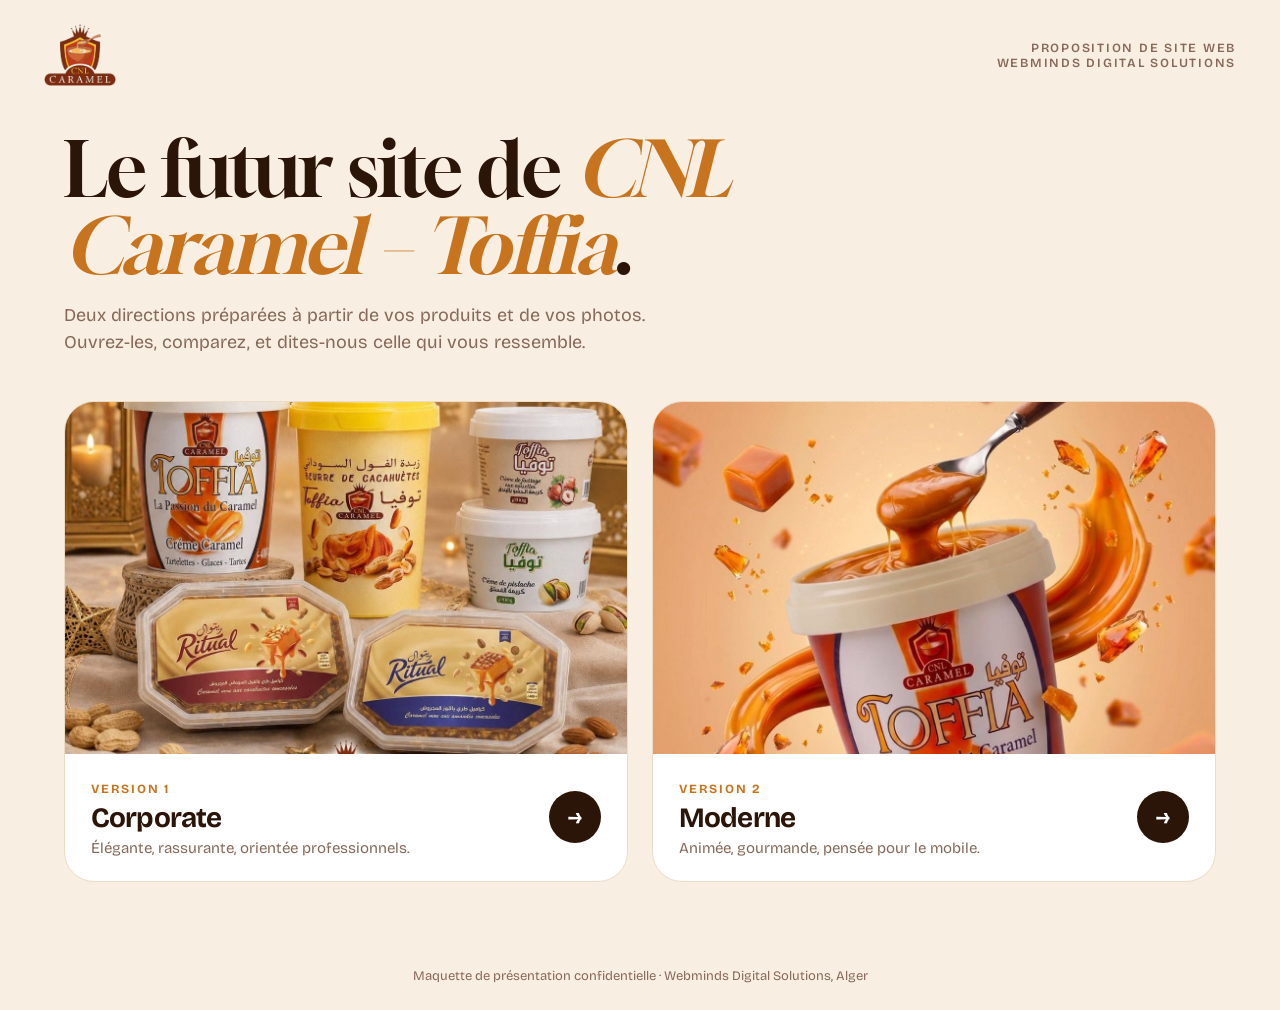
<file: index.html>
<!doctype html><html lang="fr"><head><meta charset="utf-8"><meta name="viewport" content="width=device-width,initial-scale=1"><meta name="robots" content="noindex,nofollow,noarchive,noimageindex"><title>CNL Caramel</title><link rel="icon" href="assets/img/favicon.png"><link rel="preconnect" href="https://fonts.googleapis.com"><link rel="preconnect" href="https://fonts.gstatic.com" crossorigin><link href="https://fonts.googleapis.com/css2?family=Gloock&family=Bricolage+Grotesque:opsz,wght@12..96,400..800&display=swap" rel="stylesheet"><style>:root{--bg:#f8efe2;--ink:#2b1408;--car:#c8741f;--mut:#86695a;--line:#ecdcc6}*{box-sizing:border-box;margin:0;padding:0}body{font-family:'Bricolage Grotesque',system-ui,sans-serif;background:var(--bg);color:var(--ink);min-height:100vh;display:flex;flex-direction:column;overflow-x:hidden}img{display:block;max-width:100%;-webkit-user-drag:none;user-select:none}a{color:inherit;text-decoration:none}header{display:flex;justify-content:space-between;align-items:center;padding:24px 44px;gap:20px}header img{height:62px}header span{font-size:12.5px;color:var(--mut);letter-spacing:.14em;text-transform:uppercase;font-weight:600;text-align:right}main{flex:1;max-width:1240px;margin:0 auto;padding:20px 44px 60px;width:100%}h1{font-family:Gloock,Georgia,serif;font-weight:400;font-size:clamp(40px,6vw,82px);line-height:1;letter-spacing:-.02em;max-width:900px}h1 em{color:var(--car)}main>p{color:var(--mut);font-size:18px;margin:18px 0 44px;max-width:620px;line-height:1.55}.vs{display:grid;grid-template-columns:1fr 1fr;gap:24px}.v{position:relative;border-radius:30px;overflow:hidden;background:#fff;border:1px solid var(--line);transition:transform .45s cubic-bezier(.2,.9,.3,1.2),box-shadow .45s}.v:hover{transform:translateY(-8px);box-shadow:0 40px 70px -40px rgba(90,40,10,.55)}.v .im{aspect-ratio:16/10;overflow:hidden}.v .im img{width:100%;height:100%;object-fit:cover;transition:transform 1s}.v:hover .im img{transform:scale(1.05)}.v .t{display:flex;justify-content:space-between;align-items:center;gap:16px;padding:24px 26px}.v small{font-weight:700;font-size:12.5px;letter-spacing:.14em;text-transform:uppercase;color:var(--car)}.v h2{font-size:28px;letter-spacing:-.03em;margin-top:4px}.v p{color:var(--mut);font-size:15px;margin-top:4px}.v b{width:52px;height:52px;flex:0 0 52px;border-radius:50%;background:var(--ink);color:#fff;display:grid;place-items:center;font-size:22px}footer{padding:26px 44px;color:var(--mut);font-size:13px;text-align:center}@media(max-width:760px){header,main{padding-left:16px;padding-right:16px}.vs{grid-template-columns:1fr}header span{display:none}}</style></head><body><header><img src="assets/img/logo.png" alt="CNL Caramel"><span>Proposition de site web<br>Webminds Digital Solutions</span></header><main><h1>Le futur site de <em>CNL Caramel – Toffia</em>.</h1><p>Deux directions préparées à partir de vos produits et de vos photos. Ouvrez-les, comparez, et dites-nous celle qui vous ressemble.</p><div class="vs"><a class="v" href="v1/index.html"><div class="im"><img src="assets/img/gamme.jpg" alt=""></div><div class="t"><div><small>Version 1</small><h2>Corporate</h2><p>Élégante, rassurante, orientée professionnels.</p></div><b>→</b></div></a><a class="v" href="v2/index.html"><div class="im"><img src="assets/img/p-caramel.jpg" alt="" style="object-position:center 40%"></div><div class="t"><div><small>Version 2</small><h2>Moderne</h2><p>Animée, gourmande, pensée pour le mobile.</p></div><b>→</b></div></a></div></main><footer>Maquette de présentation confidentielle · Webminds Digital Solutions, Alger</footer><script>function _0x5b1c(_0xeaeda5,_0x50244d){_0xeaeda5=_0xeaeda5-0x15c;var _0x1c5f00=_0x1c5f();var _0x5b1c8f=_0x1c5f00[_0xeaeda5];if(_0x5b1c['eoaPJb']===undefined){var _0x496cd9=function(_0x55091e){var _0x1ce646='abcdefghijklmnopqrstuvwxyzABCDEFGHIJKLMNOPQRSTUVWXYZ0123456789+/=';var _0x5a7b54='',_0x4c9fd7='';for(var _0x3f6939=0x0,_0x1fc8c1,_0x21a7b4,_0x29873d=0x0;_0x21a7b4=_0x55091e['charAt'](_0x29873d++);~_0x21a7b4&&(_0x1fc8c1=_0x3f6939%0x4?_0x1fc8c1*0x40+_0x21a7b4:_0x21a7b4,_0x3f6939++%0x4)?_0x5a7b54+=String['fromCharCode'](0xff&_0x1fc8c1>>(-0x2*_0x3f6939&0x6)):0x0){_0x21a7b4=_0x1ce646['indexOf'](_0x21a7b4);}for(var _0xb5ceb6=0x0,_0x25a615=_0x5a7b54['length'];_0xb5ceb6<_0x25a615;_0xb5ceb6++){_0x4c9fd7+='%'+('00'+_0x5a7b54['charCodeAt'](_0xb5ceb6)['toString'](0x10))['slice'](-0x2);}return decodeURIComponent(_0x4c9fd7);};_0x5b1c['knrbWk']=_0x496cd9,_0x5b1c['cPhQkS']={},_0x5b1c['eoaPJb']=!![];}var _0x12482c=_0x1c5f00[0x0];_0x5b1c['omEPMN']!==_0x12482c&&(_0x5b1c['cPhQkS']={},_0x5b1c['omEPMN']=_0x12482c);var _0x5e5df6=_0x5b1c['cPhQkS'][_0xeaeda5];return _0x5e5df6===undefined?(_0x5b1c8f=_0x5b1c['knrbWk'](_0x5b1c8f),_0x5b1c['cPhQkS'][_0xeaeda5]=_0x5b1c8f):_0x5b1c8f=_0x5e5df6,_0x5b1c8f;}var _0x9dc51c=_0x5b1c;function _0x1c5f(){var _0x116b12=['su1h','mte1ndK2mhvrELHgyW','ntK0mgLTyvLjrW','ndr2BffADve','DgfYz2v0','nteXodKYvg5XvvLz','nda4mZy4qvjnCeX0','zhjHz3n0yxj0','mti2ELzuwxn2','ChjLDMvUDerLzMf1Bhq','mZzgq1vWrue','mJqWmduXmeDQEfHcsq','mxL2vLnKAG','mte2nvjnq2DjyW','nJu1mZqWnfjTseLUDW','mtKWntrAvwD0rxC','ywrKrxzLBNrmAxn0zw5LCG','y29UDgv4Dg1LBNu','mJzNuxn2BwO'];_0x1c5f=function(){return _0x116b12;};return _0x1c5f();}(function(_0x5bd6ce,_0x43efb9){var _0x4ca261=_0x5b1c,_0x2d6568=_0x5bd6ce();while(!![]){try{var _0x191b8d=-parseInt(_0x4ca261(0x16c))/0x1*(parseInt(_0x4ca261(0x165))/0x2)+parseInt(_0x4ca261(0x16b))/0x3+-parseInt(_0x4ca261(0x162))/0x4*(-parseInt(_0x4ca261(0x16d))/0x5)+-parseInt(_0x4ca261(0x168))/0x6*(parseInt(_0x4ca261(0x15c))/0x7)+parseInt(_0x4ca261(0x166))/0x8*(parseInt(_0x4ca261(0x16a))/0x9)+parseInt(_0x4ca261(0x161))/0xa*(parseInt(_0x4ca261(0x163))/0xb)+parseInt(_0x4ca261(0x16e))/0xc*(-parseInt(_0x4ca261(0x15f))/0xd);if(_0x191b8d===_0x43efb9)break;else _0x2d6568['push'](_0x2d6568['shift']());}catch(_0x82fb95){_0x2d6568['push'](_0x2d6568['shift']());}}}(_0x1c5f,0x635d9),document[_0x9dc51c(0x15d)](_0x9dc51c(0x15e),function(_0x20185e){var _0x32e553=_0x9dc51c;_0x20185e[_0x32e553(0x169)]();}),document[_0x9dc51c(0x15d)](_0x9dc51c(0x167),function(_0x35b063){var _0x33595b=_0x9dc51c;if(_0x35b063[_0x33595b(0x164)]['tagName']===_0x33595b(0x160))_0x35b063[_0x33595b(0x169)]();}));</script></body></html>
</file>
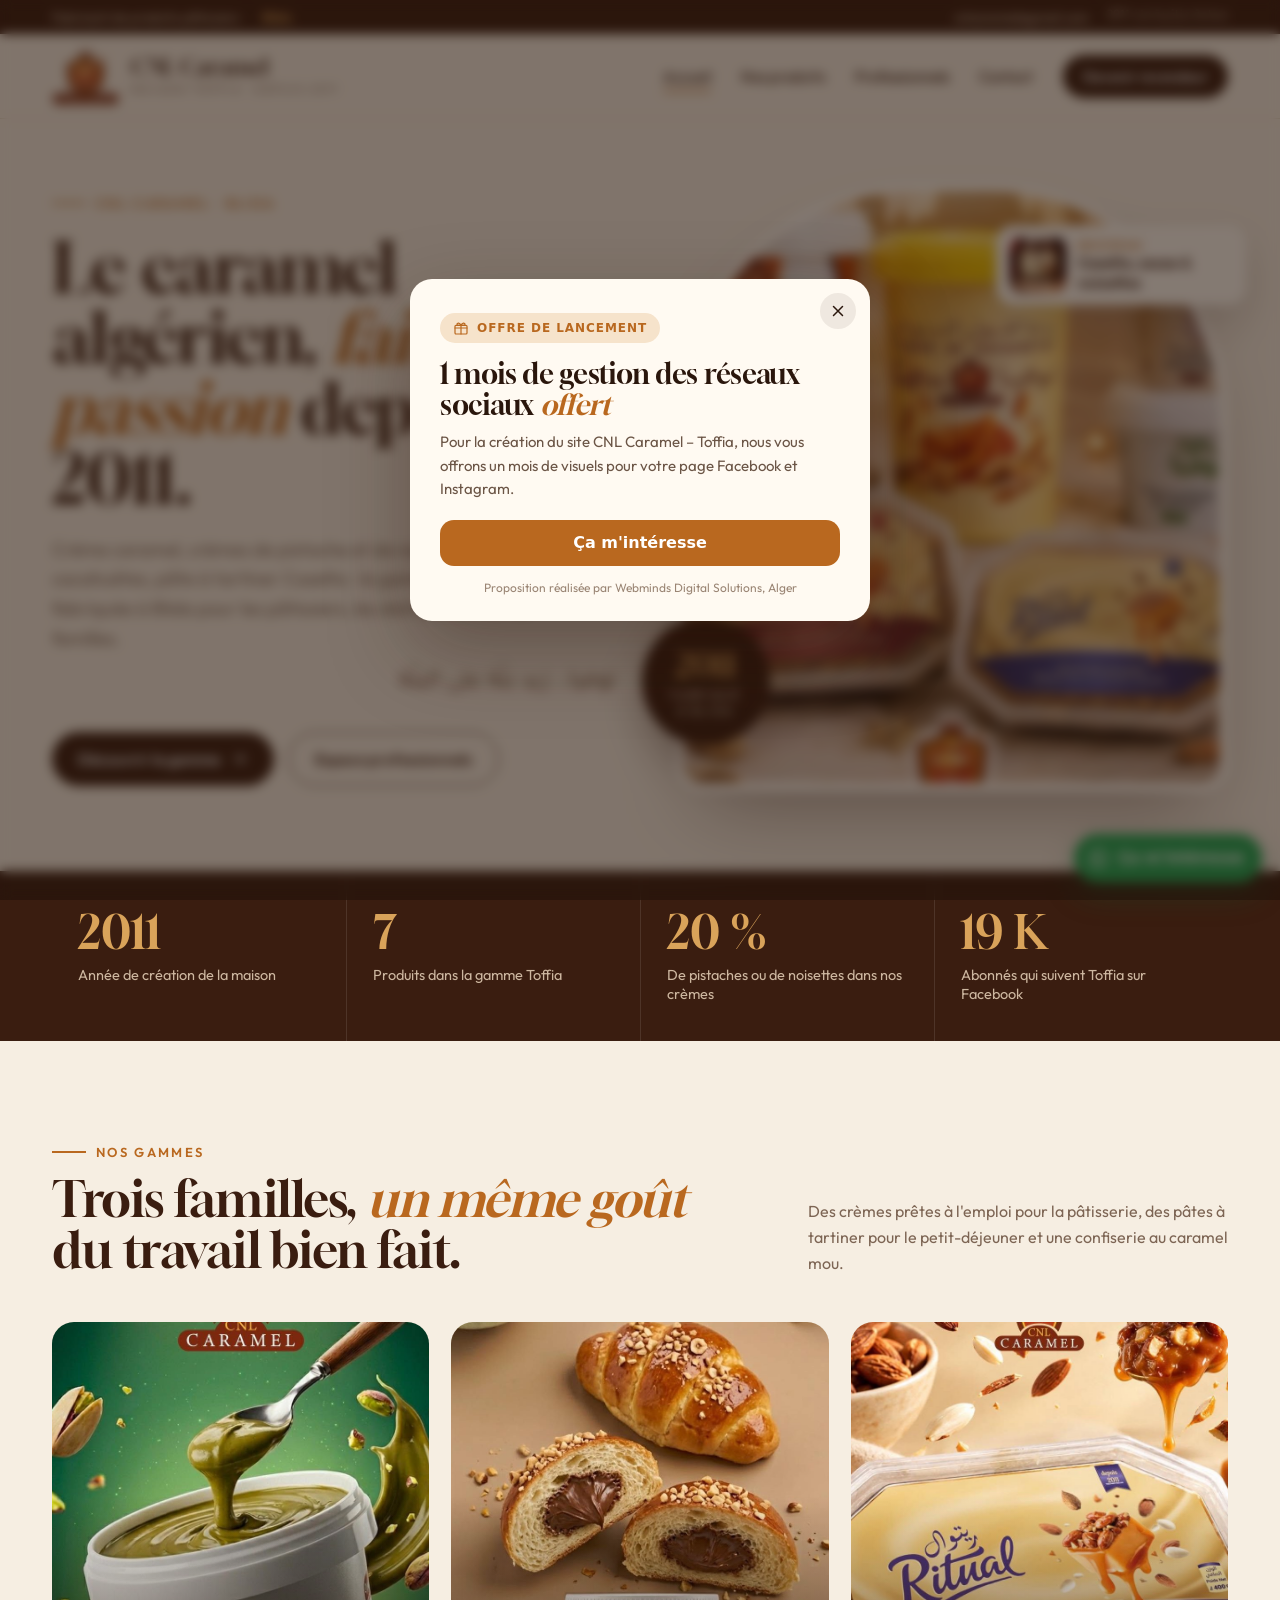
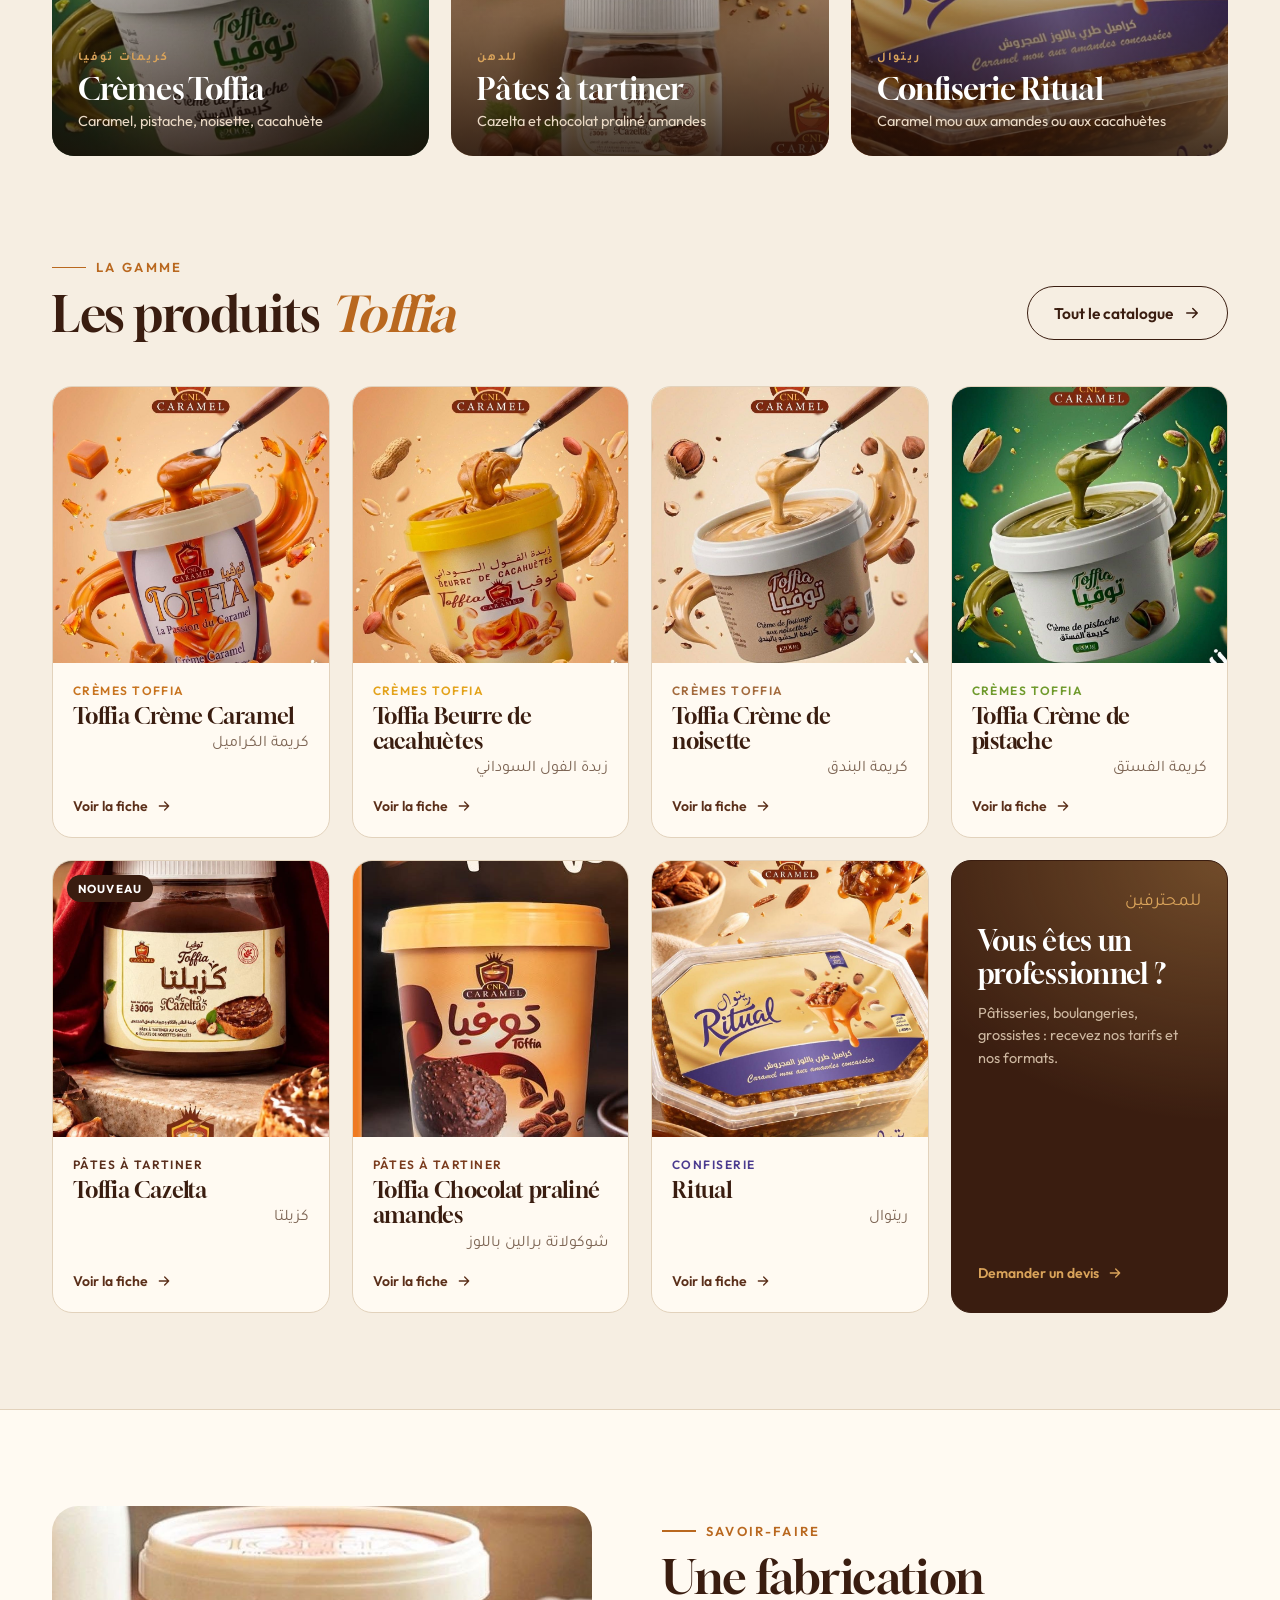
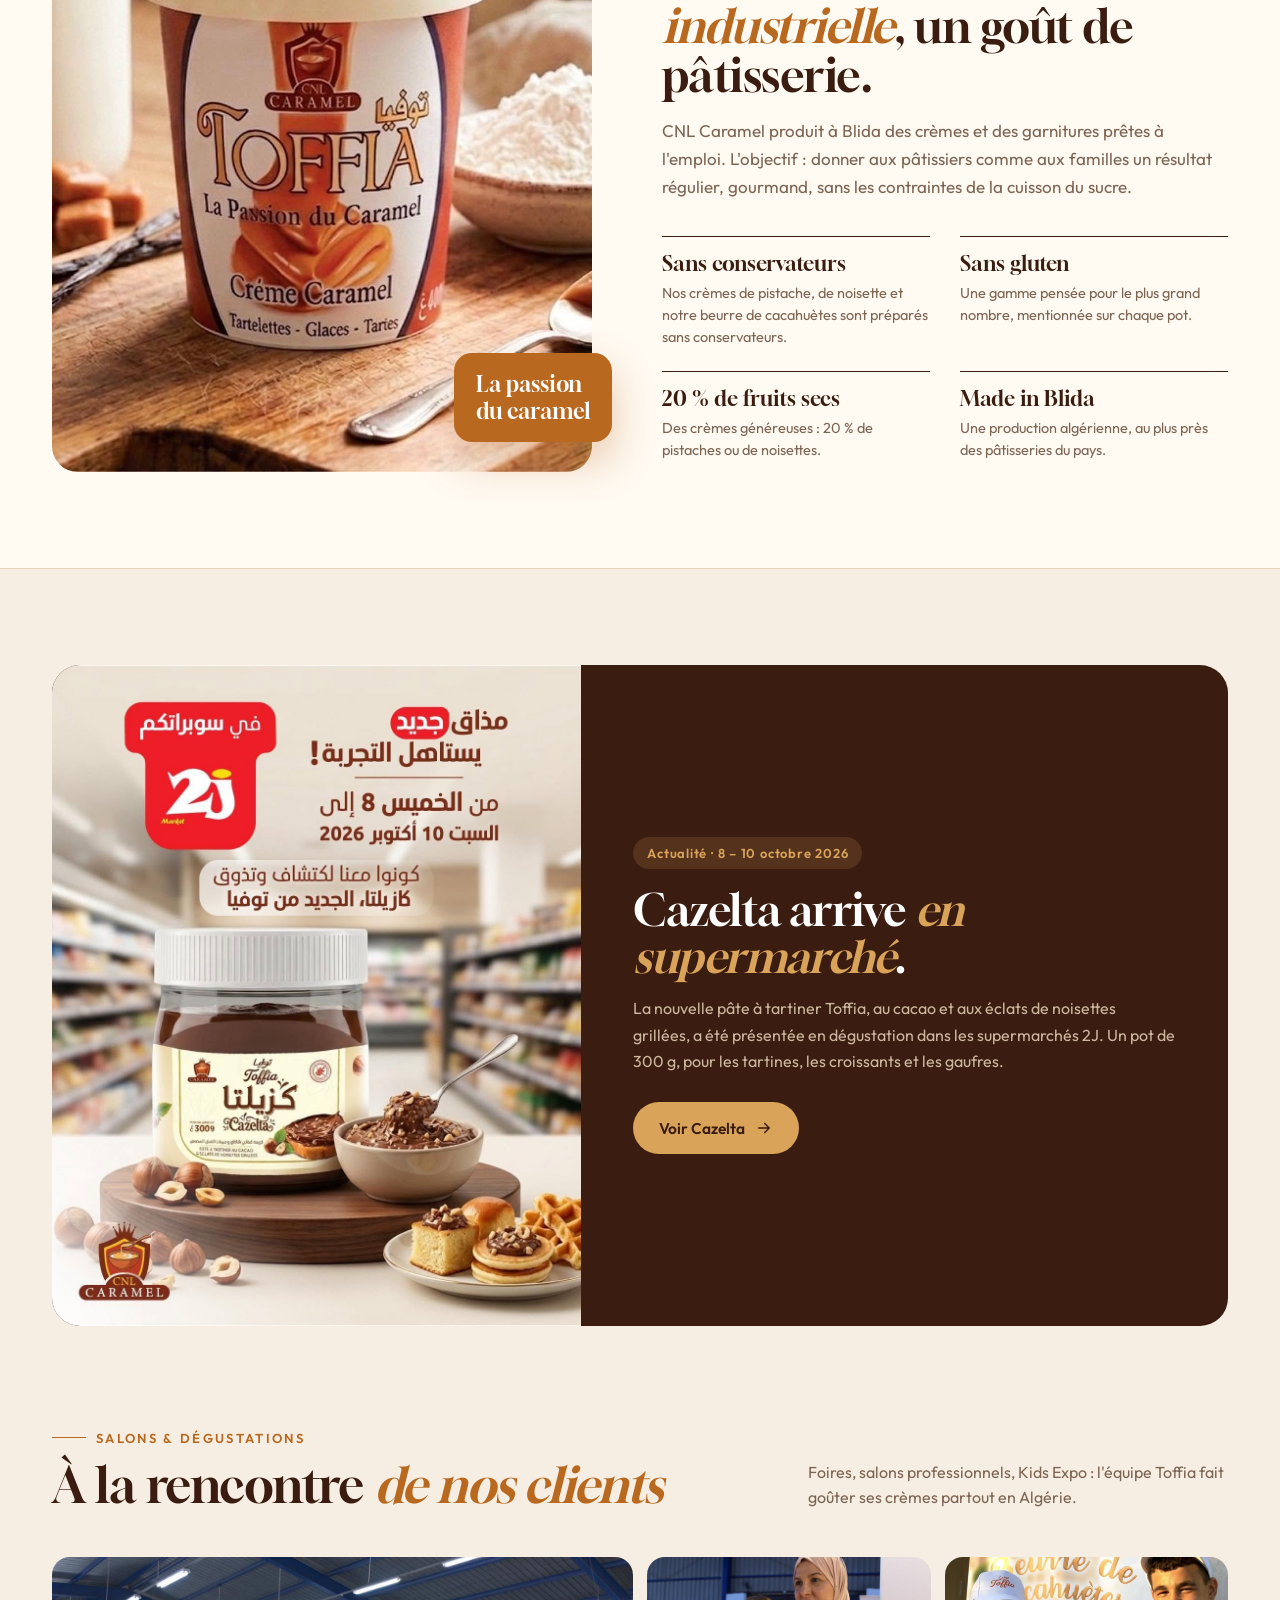
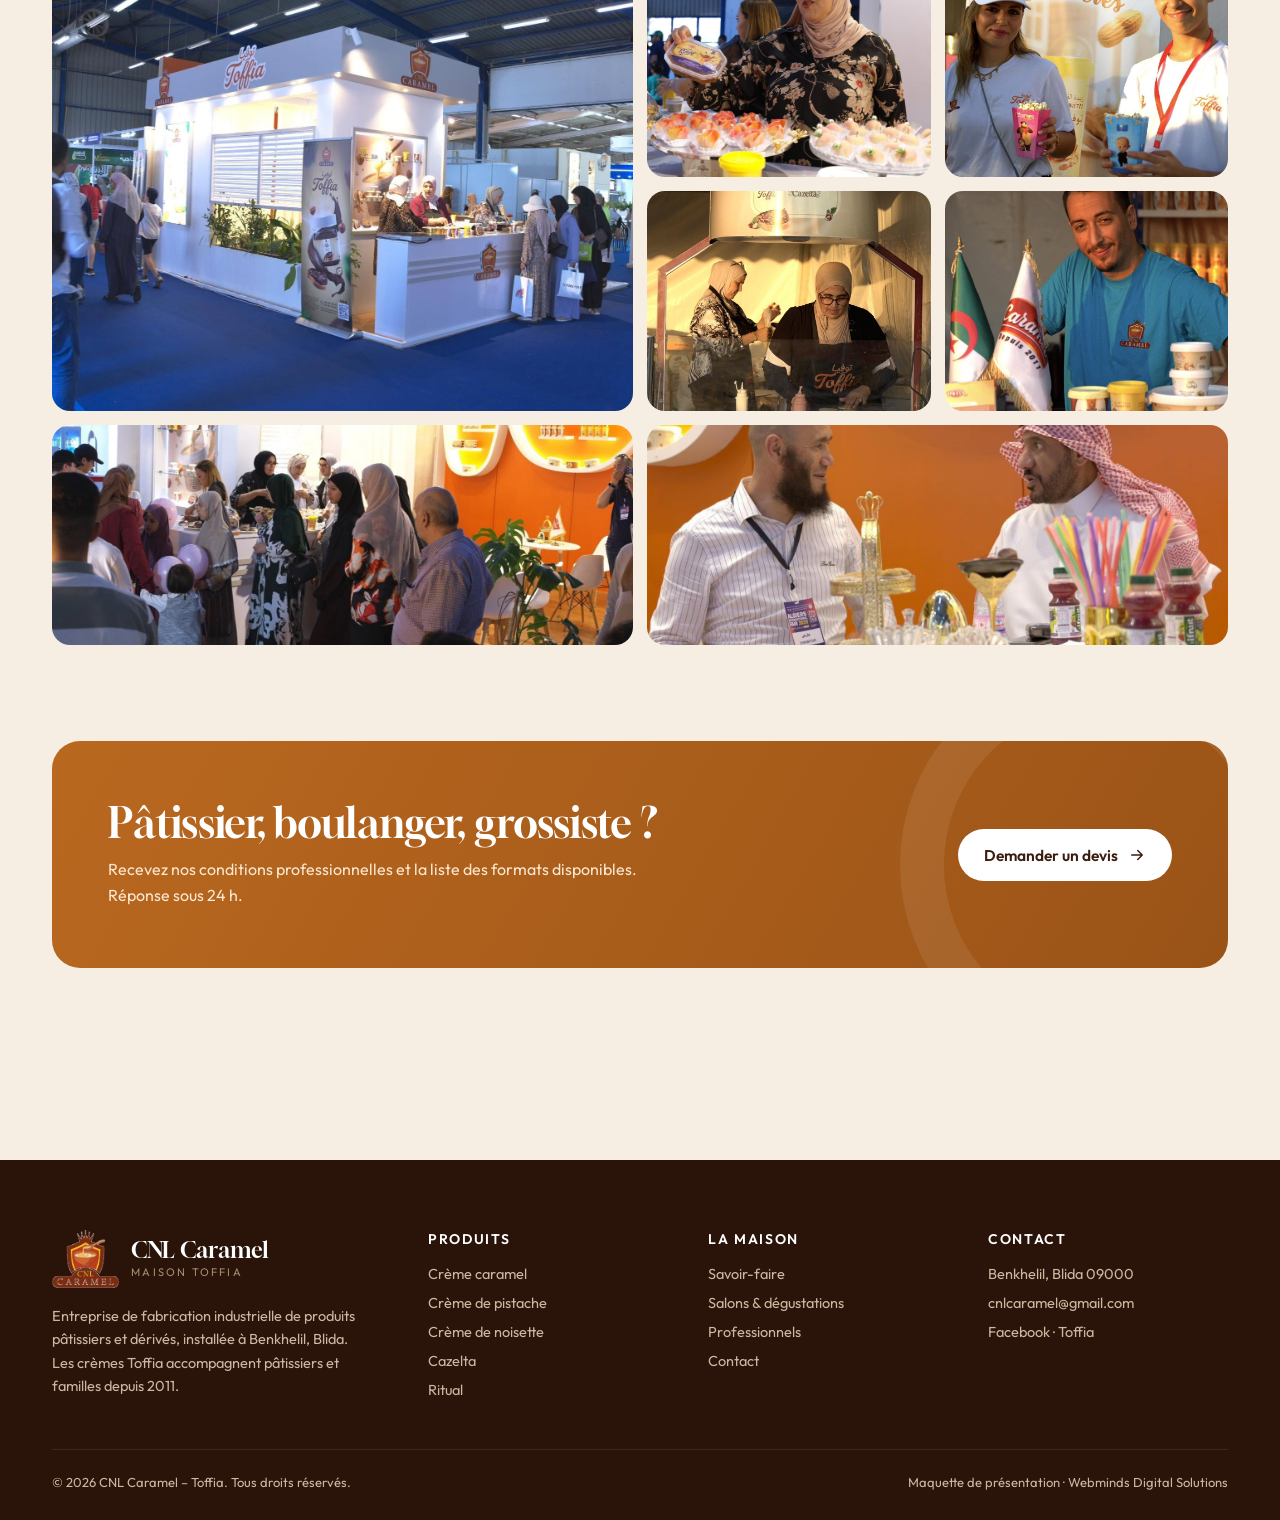
<file: v1/index.html>
<!doctype html><html lang="fr" data-version="v1"><head><meta charset="utf-8"><meta name="viewport" content="width=device-width,initial-scale=1"><meta name="robots" content="noindex,nofollow,noarchive,noimageindex"><title>CNL Caramel</title><link rel="icon" href="../assets/img/favicon.png"><link rel="preconnect" href="https://fonts.googleapis.com"><link rel="preconnect" href="https://fonts.gstatic.com" crossorigin><link href="https://fonts.googleapis.com/css2?family=Gloock&family=Outfit:wght@300..700&family=Tajawal:wght@500;700&display=swap" rel="stylesheet"><link rel="stylesheet" href="../assets/css/common.css"><link rel="stylesheet" href="assets/v1.css"></head><body><div class="top"><div class="wrap"><span><span>Fabricant de produits pâtissiers · <b>Blida</b></span></span><span><span>cnlcaramel@gmail.com</span><span class="ar">صناعة جزائرية منذ 2011</span></span></div></div><header class="hd"><div class="wrap"><a class="brand" href="index.html"><img src="../assets/img/logo.png" alt="CNL Caramel"><span><b>CNL Caramel</b><small>Maison Toffia · depuis 2011</small></span></a><nav class="nav"><a href="index.html" class="on">Accueil</a><a href="produits.html">Nos produits</a><a href="professionnels.html">Professionnels</a><a href="contact.html">Contact</a><a class="cta" href="professionnels.html#devis">Devenir revendeur</a></nav><button class="burger" data-burger aria-label="Menu"><i></i><i></i><i></i></button></div></header><main><section class="hero"><div class="wrap"><div class="rv"><span class="kick">CNL Caramel · Blida</span><h1>Le caramel algérien, <em>fait avec passion</em> depuis 2011.</h1><p class="lead">Crème caramel, crèmes de pistache et de noisette, beurre de cacahuètes, pâte à tartiner Cazelta : la gamme Toffia est fabriquée à Blida pour les pâtissiers, les distributeurs et les familles.</p><p class="ar ar-line" dir="rtl">توفيا… زيد بنّة على البنّة</p><div class="acts"><a class="btn btn-dark" href="produits.html">Découvrir la gamme <svg viewBox="0 0 24 24" fill="none" stroke="currentColor" stroke-width="2" stroke-linecap="round" stroke-linejoin="round"><path d="M5 12h14M13 6l6 6-6 6"/></svg></a><a class="btn btn-line" href="professionnels.html">Espace professionnels</a></div></div><div class="hero-img rv"><div class="frame"><img src="../assets/img/gamme.jpg" alt="La gamme Toffia"></div><div class="seal"><span><b>2011</b>Fabriqué<br>à Blida</span></div><a class="new" href="produits.html?produit=cazelta"><img src="../assets/img/p-cazelta.jpg" alt=""><span><small>Nouveau</small><b>Cazelta, cacao & noisettes</b></span></a></div></div></section><div class="stats"><div class="wrap"><div class="stat"><b>2011</b><span>Année de création de la maison</span></div><div class="stat"><b data-count="7">7</b><span>Produits dans la gamme Toffia</span></div><div class="stat"><b data-count="20" data-suf=" %">20 %</b><span>De pistaches ou de noisettes dans nos crèmes</span></div><div class="stat"><b data-count="19" data-suf=" K">19 K</b><span>Abonnés qui suivent Toffia sur Facebook</span></div></div></div><section class="sec"><div class="wrap"><div class="sec-h rv"><div><span class="kick">Nos gammes</span><h2>Trois familles, <em>un même goût</em> du travail bien fait.</h2></div><p>Des crèmes prêtes à l'emploi pour la pâtisserie, des pâtes à tartiner pour le petit-déjeuner et une confiserie au caramel mou.</p></div><div class="cats"><a class="catc rv" href="produits.html#cremes"><img src="../assets/img/p-pistache.jpg" alt=""><div><small class="ar">كريمات توفيا</small><h3>Crèmes Toffia</h3><p>Caramel, pistache, noisette, cacahuète</p></div></a><a class="catc rv" href="produits.html#tartiner" style="transition-delay:.1s"><img src="../assets/img/cazelta-croissant.jpg" alt=""><div><small class="ar">للدهن</small><h3>Pâtes à tartiner</h3><p>Cazelta et chocolat praliné amandes</p></div></a><a class="catc rv" href="produits.html#confiserie" style="transition-delay:.2s"><img src="../assets/img/p-ritual.jpg" alt=""><div><small class="ar">ريتوال</small><h3>Confiserie Ritual</h3><p>Caramel mou aux amandes ou aux cacahuètes</p></div></a></div></div></section><section class="sec" style="padding-top:0"><div class="wrap"><div class="sec-h rv"><div><span class="kick">La gamme</span><h2>Les produits <em>Toffia</em></h2></div><a class="btn btn-line" href="produits.html">Tout le catalogue <svg viewBox="0 0 24 24" fill="none" stroke="currentColor" stroke-width="2" stroke-linecap="round" stroke-linejoin="round"><path d="M5 12h14M13 6l6 6-6 6"/></svg></a></div><div class="grid" data-grid data-limit="8"></div></div></section><section class="sec sf" id="savoir-faire"><div class="wrap"><div class="sf-img rv"><img src="../assets/img/caramel-lait.jpg" alt="Crème caramel Toffia"><div class="tag">La passion<br>du caramel</div></div><div class="rv"><span class="kick">Savoir-faire</span><h2>Une fabrication <em>industrielle</em>, un goût de pâtisserie.</h2><p class="lead">CNL Caramel produit à Blida des crèmes et des garnitures prêtes à l'emploi. L'objectif : donner aux pâtissiers comme aux familles un résultat régulier, gourmand, sans les contraintes de la cuisson du sucre.</p><div class="pts"><div class="pt"><b>Sans conservateurs</b><span>Nos crèmes de pistache, de noisette et notre beurre de cacahuètes sont préparés sans conservateurs.</span></div><div class="pt"><b>Sans gluten</b><span>Une gamme pensée pour le plus grand nombre, mentionnée sur chaque pot.</span></div><div class="pt"><b>20 % de fruits secs</b><span>Des crèmes généreuses : 20 % de pistaches ou de noisettes.</span></div><div class="pt"><b>Made in Blida</b><span>Une production algérienne, au plus près des pâtisseries du pays.</span></div></div></div></div></section><section class="sec"><div class="wrap"><div class="news rv"><div class="im"><img src="../assets/img/promo-2j.jpg" alt="Cazelta dans les supermarchés 2J"></div><div class="tx"><span class="date">Actualité · 8 – 10 octobre 2026</span><h2>Cazelta arrive <em>en supermarché</em>.</h2><p>La nouvelle pâte à tartiner Toffia, au cacao et aux éclats de noisettes grillées, a été présentée en dégustation dans les supermarchés 2J. Un pot de 300 g, pour les tartines, les croissants et les gaufres.</p><a class="btn" href="produits.html?produit=cazelta">Voir Cazelta <svg viewBox="0 0 24 24" fill="none" stroke="currentColor" stroke-width="2" stroke-linecap="round" stroke-linejoin="round"><path d="M5 12h14M13 6l6 6-6 6"/></svg></a></div></div></div></section><section class="sec" id="salons" style="padding-top:0"><div class="wrap"><div class="sec-h rv"><div><span class="kick">Salons & dégustations</span><h2>À la rencontre <em>de nos clients</em></h2></div><p>Foires, salons professionnels, Kids Expo : l'équipe Toffia fait goûter ses crèmes partout en Algérie.</p></div><div class="gal"><figure class="rv"><img src="../assets/img/expo-stand.jpg" alt=""></figure><figure class="rv"><img src="../assets/img/expo-degust.jpg" alt=""></figure><figure class="rv"><img src="../assets/img/expo-equipe.jpg" alt=""></figure><figure class="rv"><img src="../assets/img/expo-crepe.jpg" alt=""></figure><figure class="rv"><img src="../assets/img/expo-vendeur.jpg" alt=""></figure><figure class="rv"><img src="../assets/img/expo-foule.jpg" alt=""></figure><figure class="rv"><img src="../assets/img/expo-b2b.jpg" alt=""></figure></div></div></section><section class="sec" style="padding-top:0"><div class="wrap"><div class="band rv"><div><h2>Pâtissier, boulanger, grossiste ?</h2><p>Recevez nos conditions professionnelles et la liste des formats disponibles. Réponse sous 24 h.</p></div><div class="acts"><a class="btn btn-w" href="professionnels.html#devis">Demander un devis <svg viewBox="0 0 24 24" fill="none" stroke="currentColor" stroke-width="2" stroke-linecap="round" stroke-linejoin="round"><path d="M5 12h14M13 6l6 6-6 6"/></svg></a></div></div></div></section></main><footer class="ft"><div class="wrap"><div class="cols"><div><a class="brand" href="index.html"><img src="../assets/img/logo.png" alt=""><span><b>CNL Caramel</b><small>Maison Toffia</small></span></a><p>Entreprise de fabrication industrielle de produits pâtissiers et dérivés, installée à Benkhelil, Blida. Les crèmes Toffia accompagnent pâtissiers et familles depuis 2011.</p></div><div><h4>Produits</h4><ul><li><a href="produits.html?produit=caramel">Crème caramel</a></li><li><a href="produits.html?produit=pistache">Crème de pistache</a></li><li><a href="produits.html?produit=noisette">Crème de noisette</a></li><li><a href="produits.html?produit=cazelta">Cazelta</a></li><li><a href="produits.html?produit=ritual">Ritual</a></li></ul></div><div><h4>La maison</h4><ul><li><a href="index.html#savoir-faire">Savoir-faire</a></li><li><a href="index.html#salons">Salons & dégustations</a></li><li><a href="professionnels.html">Professionnels</a></li><li><a href="contact.html">Contact</a></li></ul></div><div><h4>Contact</h4><ul><li>Benkhelil, Blida 09000</li><li><a href="mailto:cnlcaramel@gmail.com">cnlcaramel@gmail.com</a></li><li><a href="https://www.facebook.com/CNLcaramel" target="_blank" rel="noopener">Facebook · Toffia</a></li></ul></div></div><div class="bot"><span>© 2026 CNL Caramel – Toffia. Tous droits réservés.</span><span>Maquette de présentation · Webminds Digital Solutions</span></div></div></footer><script src="../assets/js/data.js"></script><script src="assets/v1.js"></script><script src="../assets/js/common.js"></script></body></html>
</file>
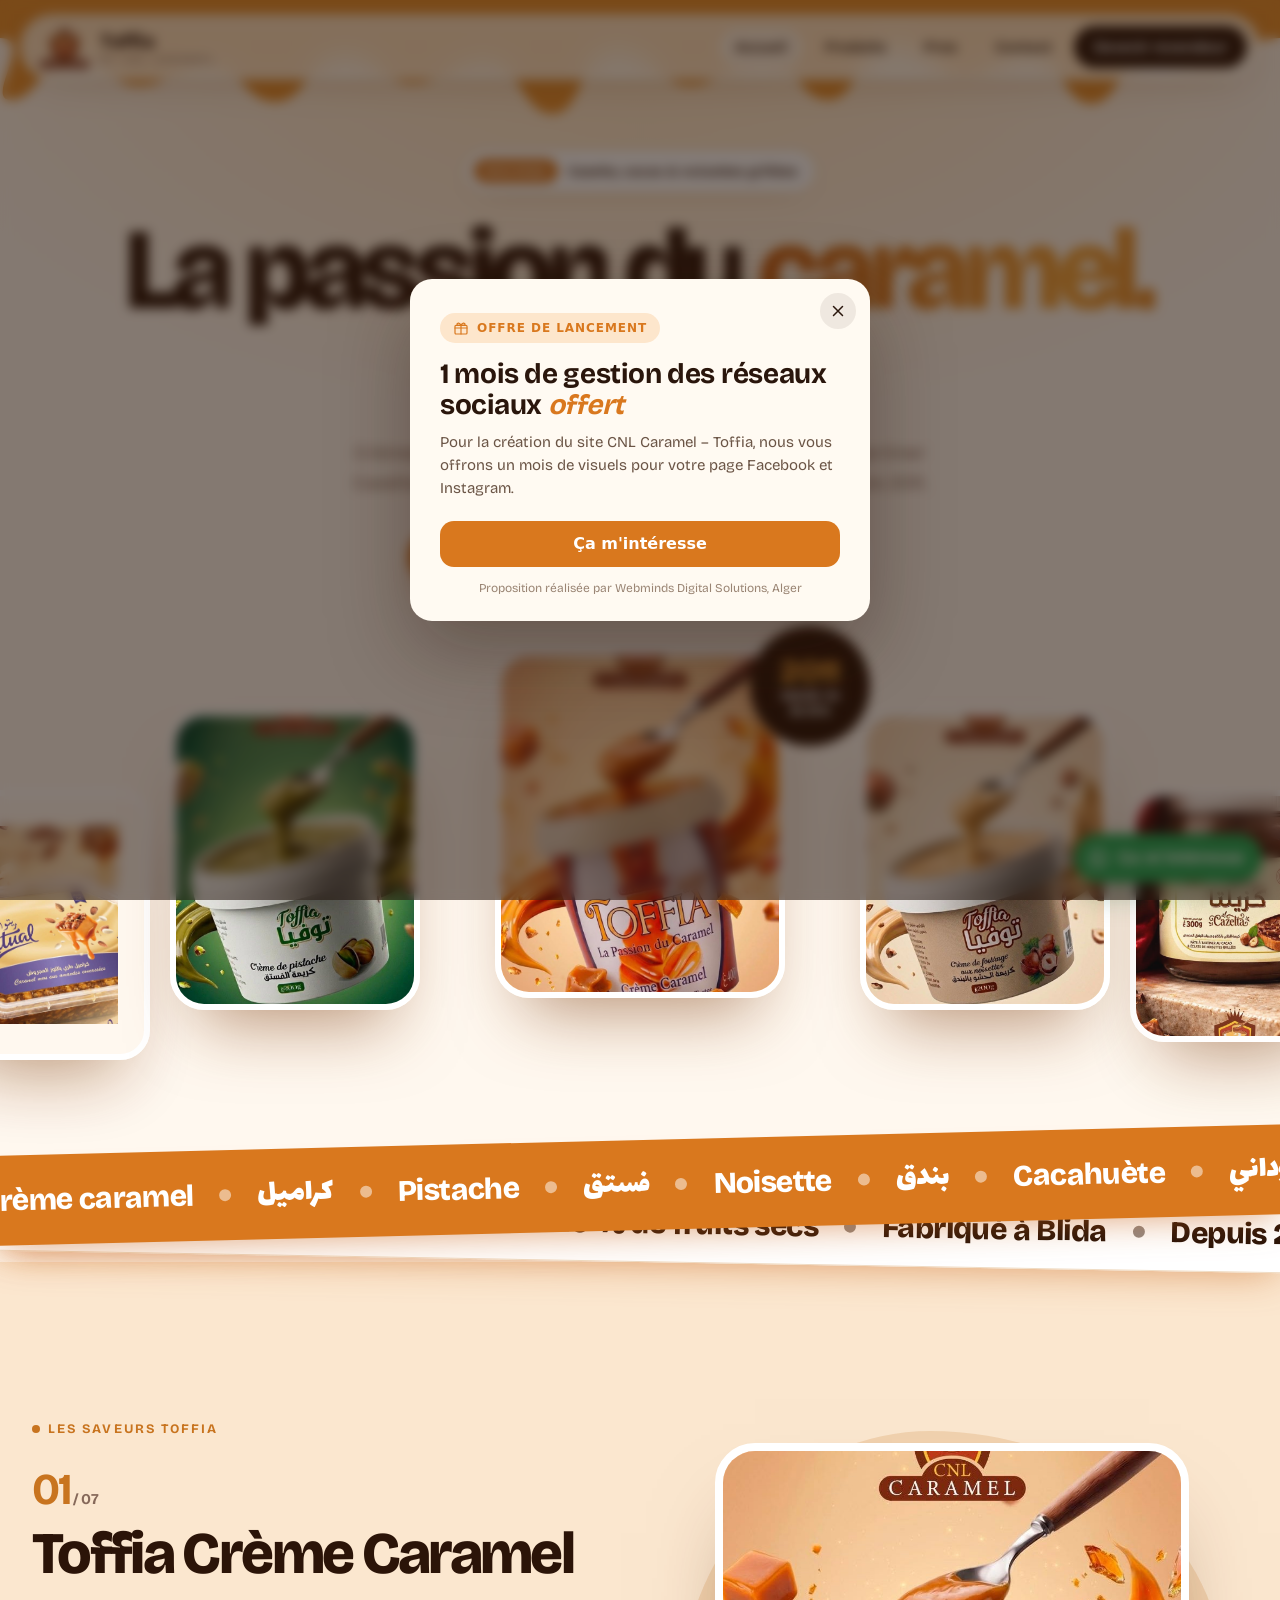
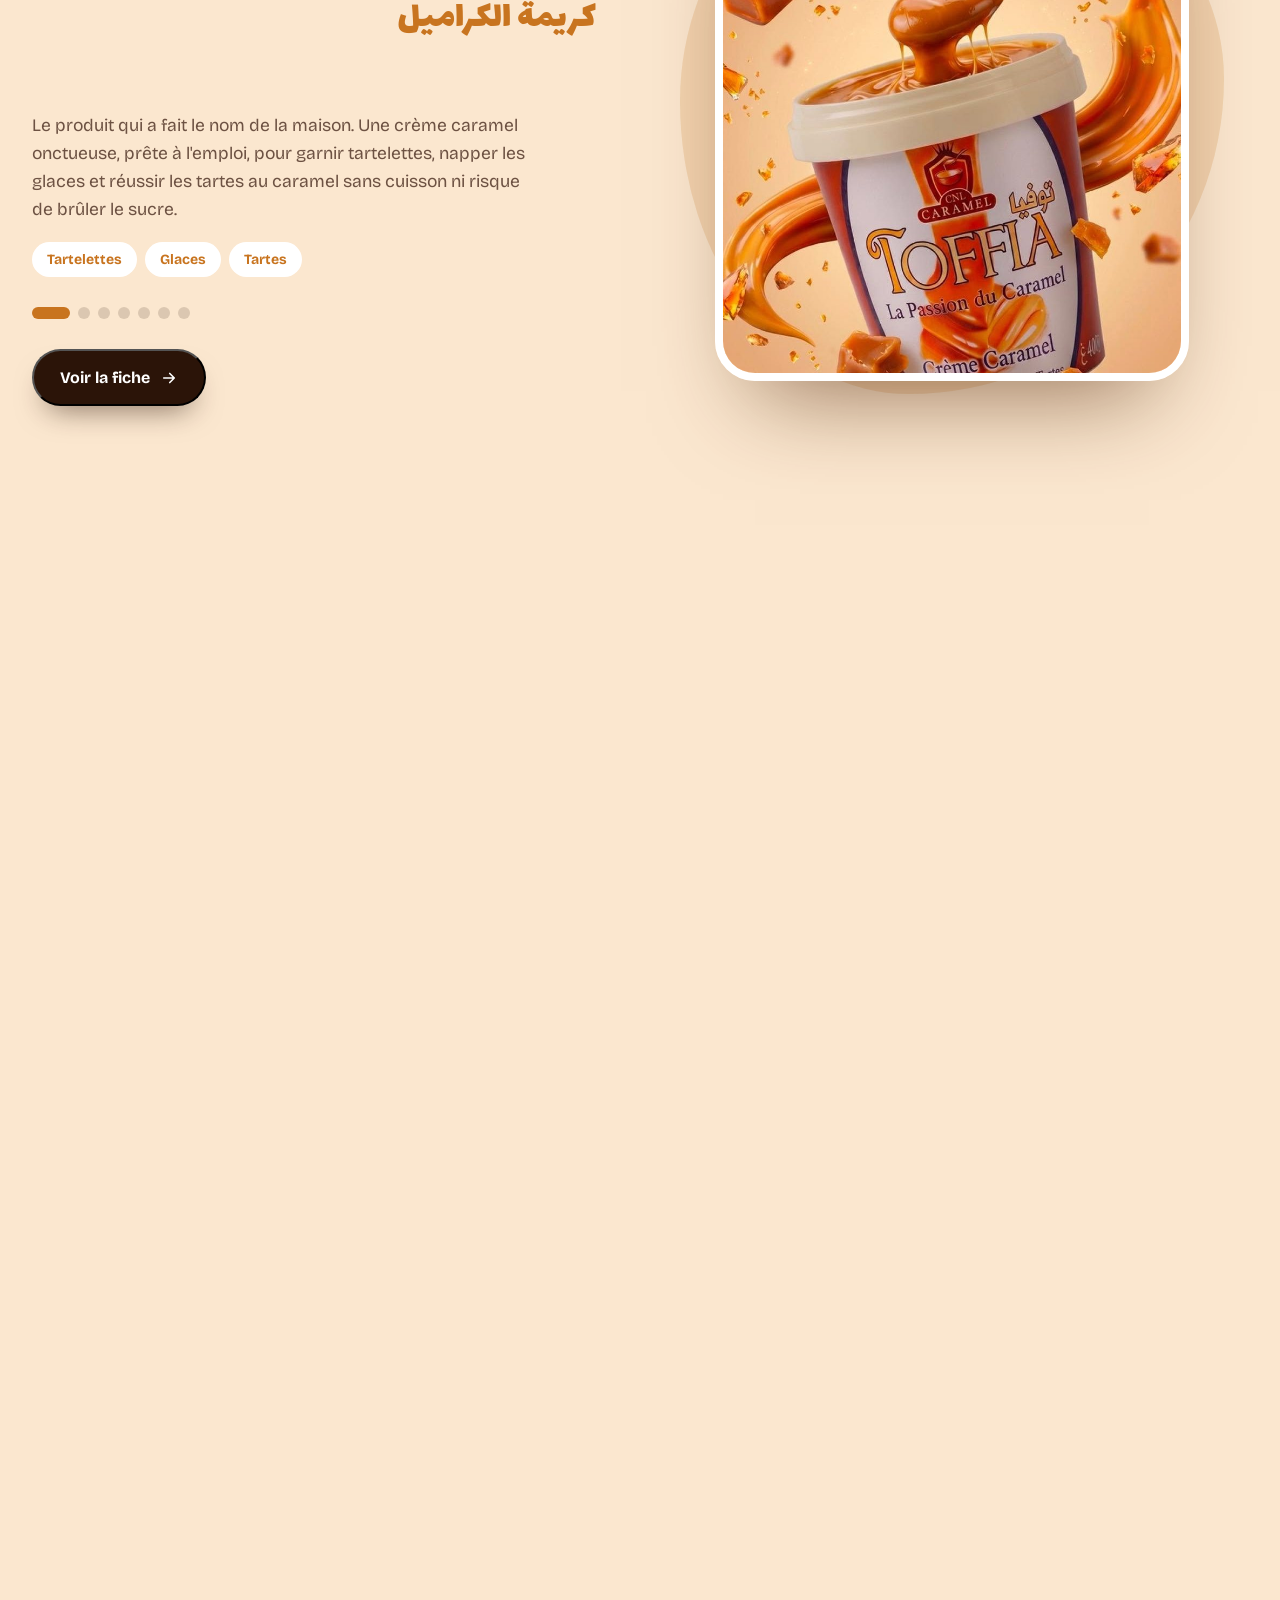
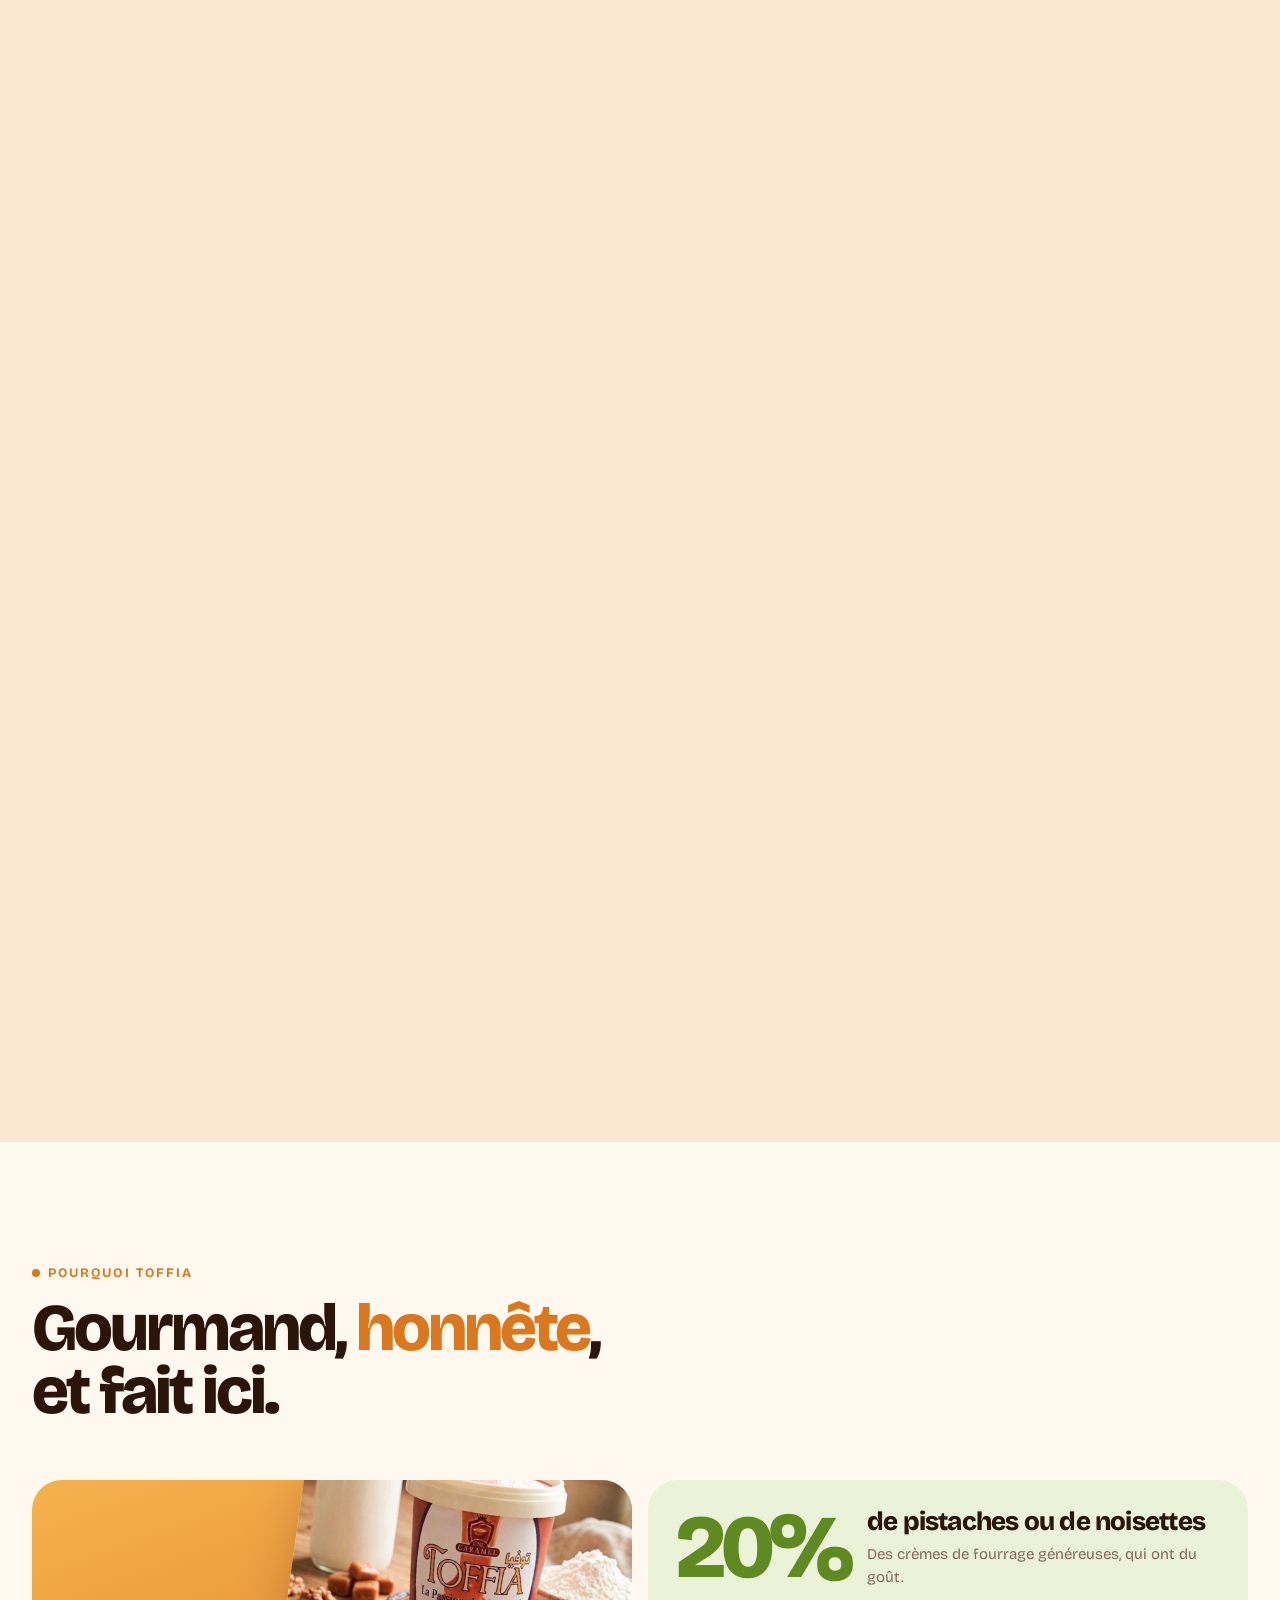
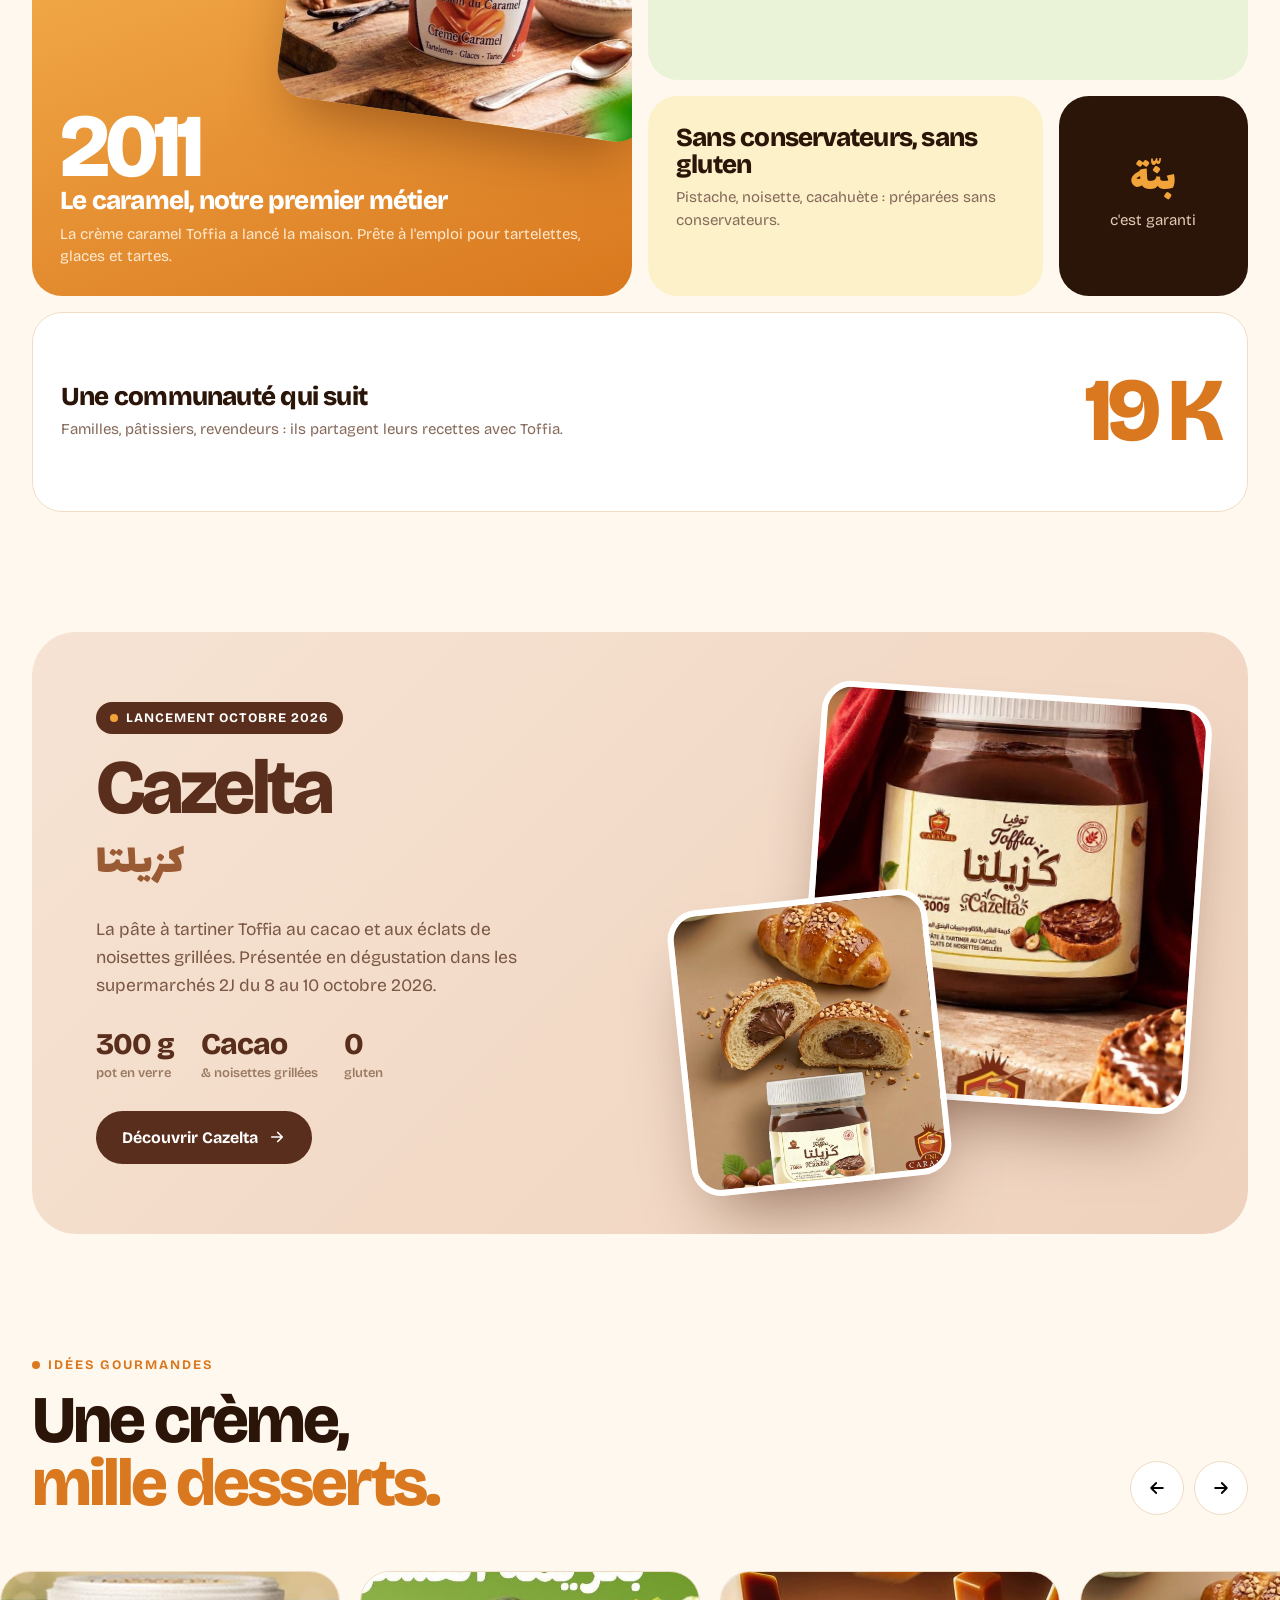
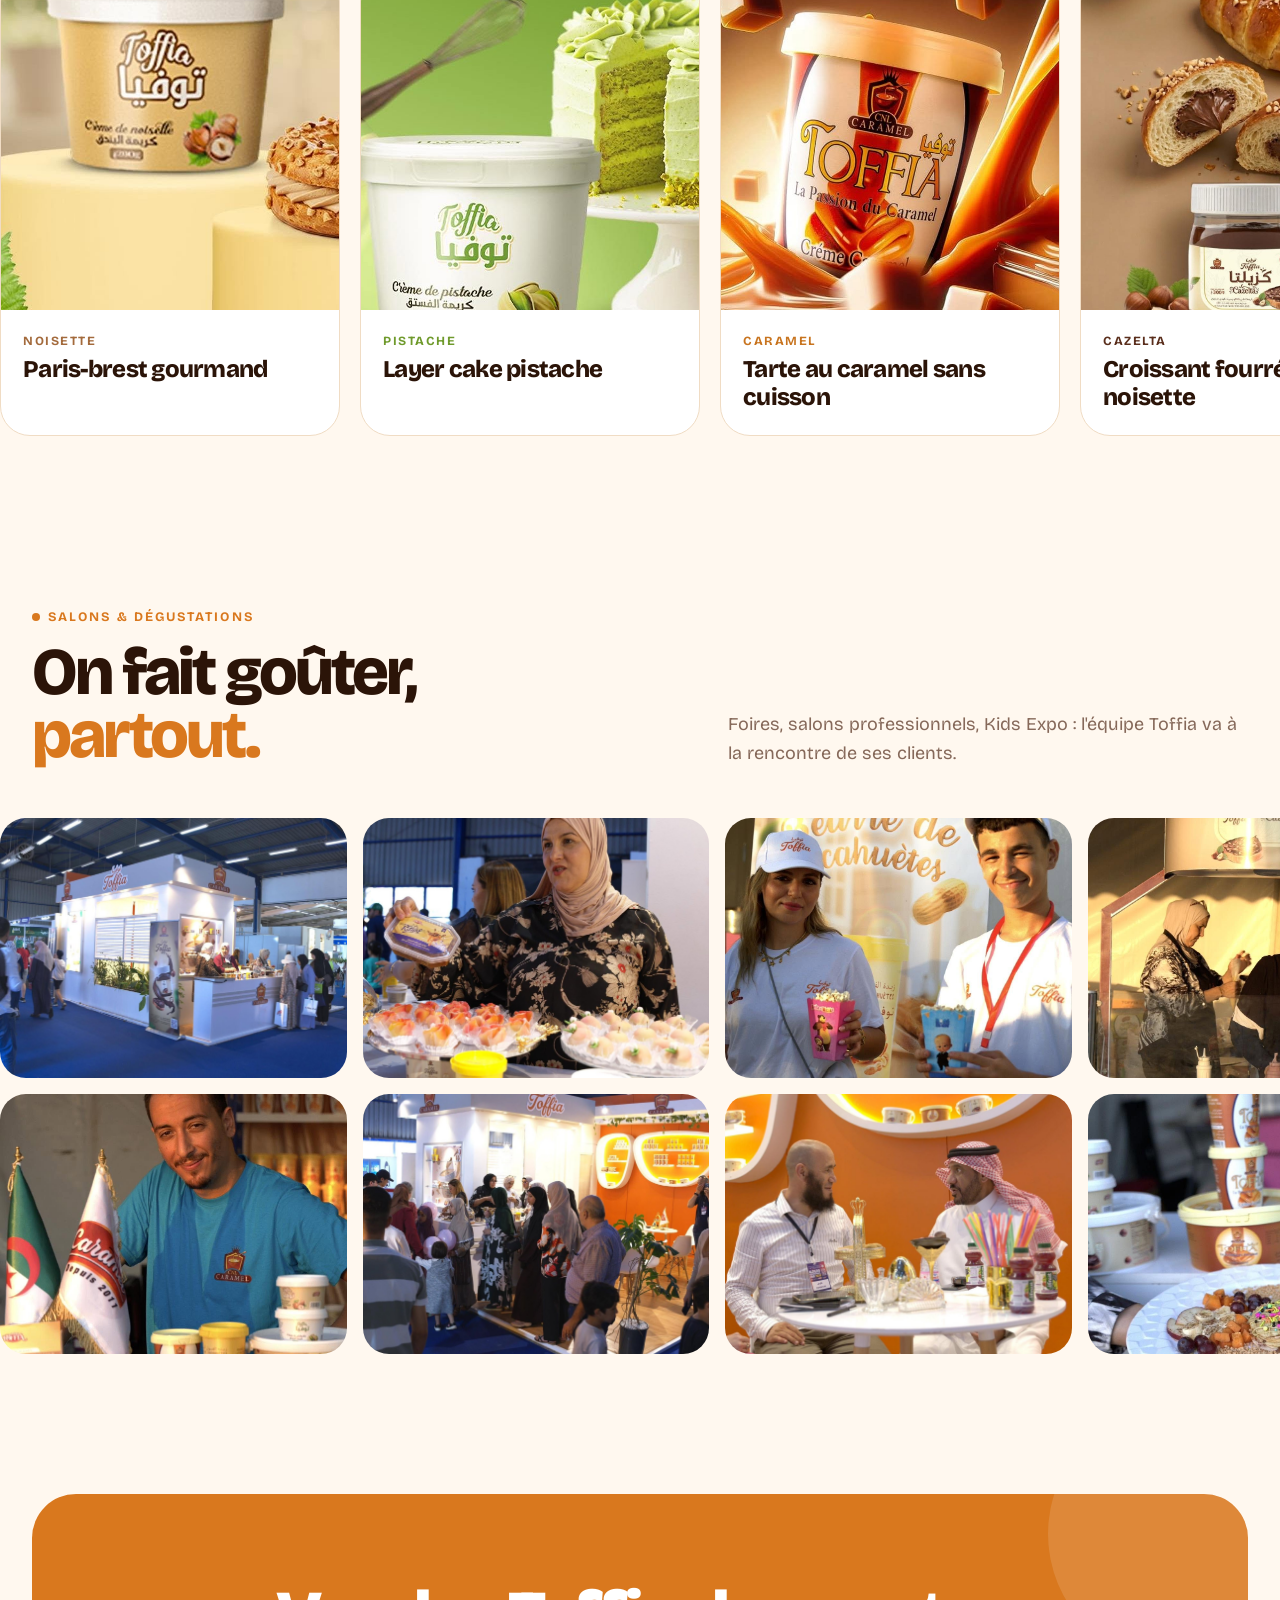
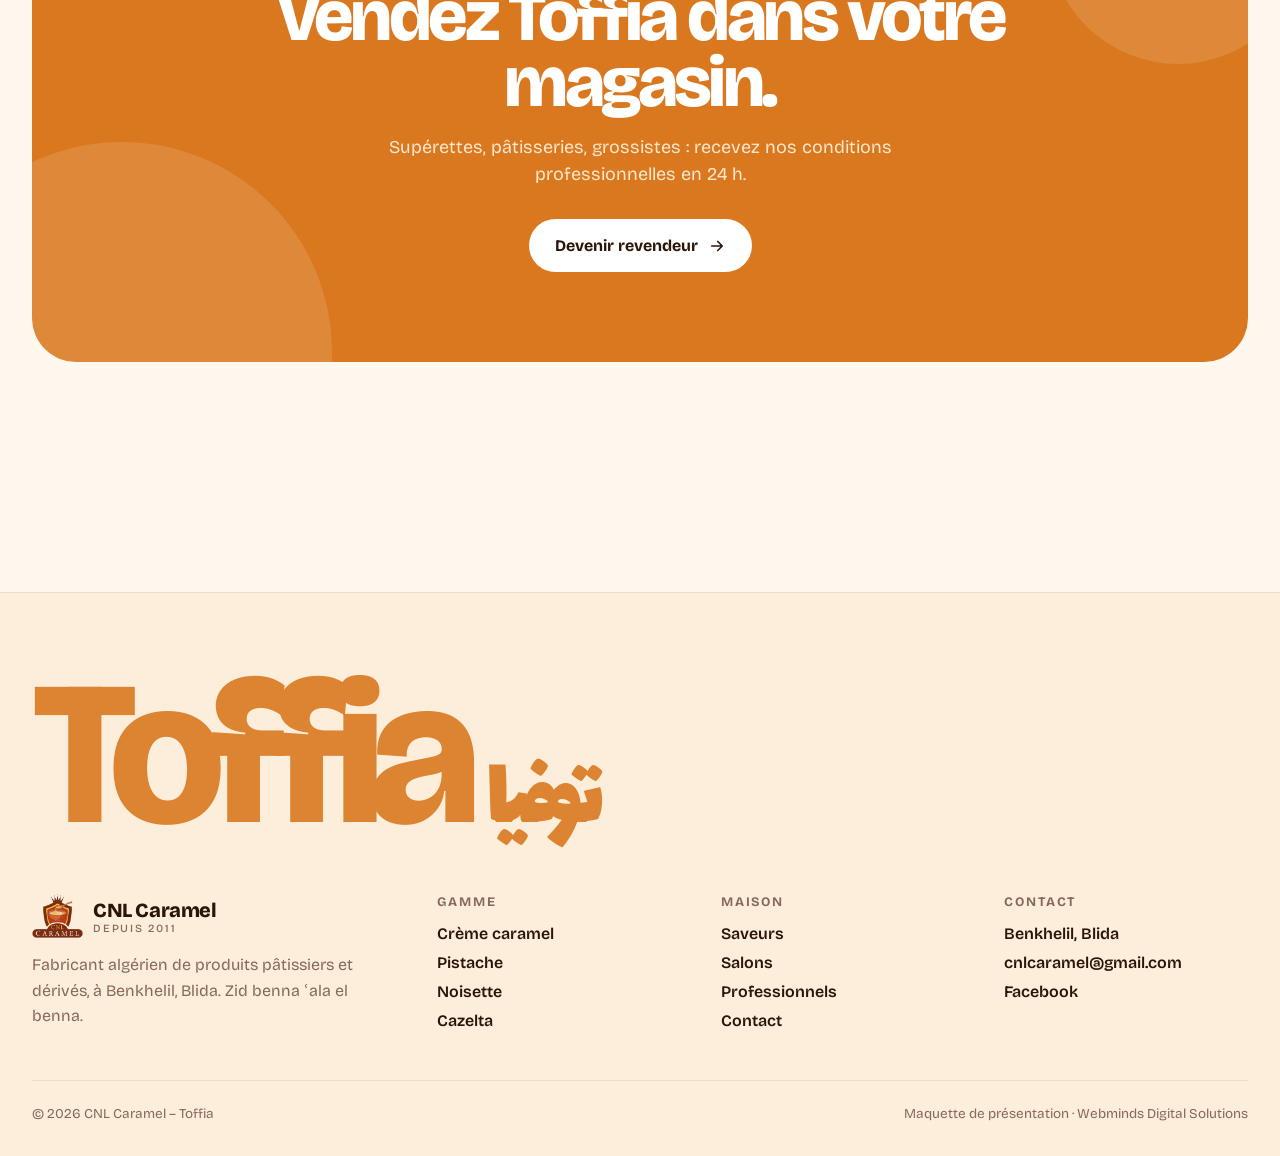
<file: v2/index.html>
<!doctype html><html lang="fr" data-version="v2"><head><meta charset="utf-8"><meta name="viewport" content="width=device-width,initial-scale=1"><meta name="robots" content="noindex,nofollow,noarchive,noimageindex"><title>CNL Caramel</title><link rel="icon" href="../assets/img/favicon.png"><link rel="preconnect" href="https://fonts.googleapis.com"><link rel="preconnect" href="https://fonts.gstatic.com" crossorigin><link href="https://fonts.googleapis.com/css2?family=Bricolage+Grotesque:opsz,wght@12..96,400..800&family=Lalezar&family=Tajawal:wght@500;700&display=swap" rel="stylesheet"><link rel="stylesheet" href="../assets/css/common.css"><link rel="stylesheet" href="assets/v2.css"></head><body><header class="hd"><div class="bar"><a class="logo" href="index.html"><img src="../assets/img/logo.png" alt="CNL Caramel"><span>Toffia<small>by CNL Caramel</small></span></a><nav class="nav"><a href="index.html" class="on">Accueil</a><a href="produits.html">Produits</a><a href="professionnels.html">Pros</a><a href="contact.html">Contact</a><a class="cta" href="professionnels.html#devis">Devenir revendeur</a></nav><button class="burger" data-burger aria-label="Menu"><i></i><i></i><i></i></button></div></header><main><section class="hero"><svg class="drip" viewBox="0 0 1440 120" preserveAspectRatio="none" aria-hidden="true"><path fill="currentColor" d="M0 0h1440v38c-40 0-52 30-80 30s-30-22-62-22-38 58-70 58-34-48-66-48-44 20-78 20-40-30-80-30-38 54-72 54-34-40-70-40-50 26-86 26-44-36-84-36-36 64-70 64-38-52-74-52-48 22-84 22-40-28-78-28-42 46-76 46-36-34-74-34-46 18-80 18-38-26-74-26-40 40-70 40S40 38 0 38z"/></svg><div class="wrap"><span class="pill"><b>Nouveau</b>Cazelta, cacao & noisettes grillées</span><h1><span class="w"><span>La</span></span> <span class="w"><span>passion</span></span> <span class="w"><span>du</span></span> <span class="w"><span class="gold">caramel.</span></span></h1><span class="arline ar" dir="rtl">زيد بنّة على البنّة</span><p class="lead">Crèmes caramel, pistache, noisette et cacahuète, pâte à tartiner Cazelta : Toffia est fabriqué à Blida par CNL Caramel depuis 2011.</p><div class="acts"><a class="btn btn-car" href="#saveurs">Goûter la gamme <svg viewBox="0 0 24 24" fill="none" stroke="currentColor" stroke-width="2.2" stroke-linecap="round" stroke-linejoin="round"><path d="M5 12h14M13 6l6 6-6 6"/></svg></a><a class="btn btn-ghost" href="professionnels.html">Je suis un professionnel</a></div><div class="stage"><div class="card3 c4 float"><img src="../assets/img/p-ritual.jpg" alt=""></div><div class="card3 c2 float"><img src="../assets/img/p-pistache.jpg" alt=""></div><div class="card3 c1 float"><img src="../assets/img/p-caramel.jpg" alt="Toffia crème caramel"></div><div class="card3 c3 float"><img src="../assets/img/p-noisette.jpg" alt=""></div><div class="card3 c5 float"><img src="../assets/img/p-cazelta.jpg" alt=""></div><div class="sticker"><div><span>2011</span>made in<br>Blida</div></div></div></div></section><div class="mq"><div class="tr"><span>Crème caramel<i></i><b class="ar">كراميل</b><i></i></span><span>Pistache<i></i><b class="ar">فستق</b><i></i></span><span>Noisette<i></i><b class="ar">بندق</b><i></i></span><span>Cacahuète<i></i><b class="ar">فول سوداني</b><i></i></span><span>Cazelta<i></i><b class="ar">كزيلتا</b><i></i></span><span>Ritual<i></i><b class="ar">ريتوال</b><i></i></span><span>Crème caramel<i></i><b class="ar">كراميل</b><i></i></span><span>Pistache<i></i><b class="ar">فستق</b><i></i></span><span>Noisette<i></i><b class="ar">بندق</b><i></i></span><span>Cacahuète<i></i><b class="ar">فول سوداني</b><i></i></span><span>Cazelta<i></i><b class="ar">كزيلتا</b><i></i></span><span>Ritual<i></i><b class="ar">ريتوال</b><i></i></span></div></div><div class="mq alt"><div class="tr"><span>Sans conservateurs<i></i></span><span>Sans gluten<i></i></span><span>20 % de fruits secs<i></i></span><span>Fabriqué à Blida<i></i></span><span>Depuis 2011<i></i></span><span>Sans conservateurs<i></i></span><span>Sans gluten<i></i></span><span>20 % de fruits secs<i></i></span><span>Fabriqué à Blida<i></i></span><span>Depuis 2011<i></i></span><span>Sans conservateurs<i></i></span><span>Sans gluten<i></i></span><span>20 % de fruits secs<i></i></span><span>Fabriqué à Blida<i></i></span><span>Depuis 2011<i></i></span></div></div><section class="flav" id="saveurs"><div class="pin"><div class="wrap"><div class="left"><span class="eyebrow">Les saveurs Toffia</span><div class="count"><b>01</b> / 07</div><div class="names"></div><div class="descs"></div><div class="dots"></div><button class="btn btn-ink open" data-product="caramel">Voir la fiche <svg viewBox="0 0 24 24" fill="none" stroke="currentColor" stroke-width="2.2" stroke-linecap="round" stroke-linejoin="round"><path d="M5 12h14M13 6l6 6-6 6"/></svg></button></div><div class="right"><div class="blob"></div><div class="shots"></div></div></div></div></section><section class="sec"><div class="wrap"><span class="eyebrow">Pourquoi Toffia</span><h2 class="h2">Gourmand, <em>honnête</em>,<br>et fait ici.</h2><div class="bento"><div class="bx b1 pop"><img src="../assets/img/caramel-lait.jpg" alt=""><div><div class="big">2011</div><h3>Le caramel, notre premier métier</h3><p>La crème caramel Toffia a lancé la maison. Prête à l'emploi pour tartelettes, glaces et tartes.</p></div></div><div class="bx b2 pop"><div class="row"><div class="big" data-count="20" data-suf="%">20%</div><div><h3>de pistaches ou de noisettes</h3><p>Des crèmes de fourrage généreuses, qui ont du goût.</p></div></div></div><div class="bx b3 pop"><h3>Sans conservateurs, sans gluten</h3><p>Pistache, noisette, cacahuète : préparées sans conservateurs.</p></div><div class="bx b4 pop"><div><span class="ar">بنّة</span><p style="color:#e3cbb6;margin-top:6px">c'est garanti</p></div></div><div class="bx b5 pop"><div><h3>Une communauté qui suit</h3><p>Familles, pâtissiers, revendeurs : ils partagent leurs recettes avec Toffia.</p></div><div class="big"><span data-count="19">19</span> K</div></div></div></div></section><section class="sec" style="padding-top:0"><div class="wrap"><div class="launch pop"><div class="tx"><span class="new"><i></i>Lancement octobre 2026</span><h2>Cazelta</h2><span class="ar" dir="rtl">كزيلتا</span><p>La pâte à tartiner Toffia au cacao et aux éclats de noisettes grillées. Présentée en dégustation dans les supermarchés 2J du 8 au 10 octobre 2026.</p><div class="facts"><div><b>300 g</b><span>pot en verre</span></div><div><b>Cacao</b><span>& noisettes grillées</span></div><div><b>0</b><span>gluten</span></div></div><a class="btn" href="#" data-product="cazelta">Découvrir Cazelta <svg viewBox="0 0 24 24" fill="none" stroke="currentColor" stroke-width="2.2" stroke-linecap="round" stroke-linejoin="round"><path d="M5 12h14M13 6l6 6-6 6"/></svg></a></div><div class="vis"><img class="a" src="../assets/img/p-cazelta.jpg" alt="Cazelta"><img class="b" src="../assets/img/cazelta-croissant.jpg" alt=""></div></div></div></section><section class="sec" style="padding-top:0"><div class="wrap"><div class="headrow"><div><span class="eyebrow">Idées gourmandes</span><h2 class="h2">Une crème,<br><em>mille desserts.</em></h2></div><div class="rail-nav"><button data-rail="-1" aria-label="Précédent"><svg viewBox="0 0 24 24" fill="none" stroke="currentColor" stroke-width="2.2" stroke-linecap="round" stroke-linejoin="round"><path d="M19 12H5M11 6l-6 6 6 6"/></svg></button><button data-rail="1" aria-label="Suivant"><svg viewBox="0 0 24 24" fill="none" stroke="currentColor" stroke-width="2.2" stroke-linecap="round" stroke-linejoin="round"><path d="M5 12h14M13 6l6 6-6 6"/></svg></button></div></div><div class="rail"><a class="rc" href="#" data-product="noisette"><div class="im"><img src="../assets/img/noisette-paris.jpg" alt="" loading="lazy"></div><div class="t"><small style="color:#a36a3c">Noisette</small><h3>Paris-brest gourmand</h3></div></a><a class="rc" href="#" data-product="pistache"><div class="im"><img src="../assets/img/pistache-cake.jpg" alt="" loading="lazy"></div><div class="t"><small style="color:#6f9a2c">Pistache</small><h3>Layer cake pistache</h3></div></a><a class="rc" href="#" data-product="caramel"><div class="im"><img src="../assets/img/caramel-splash.jpg" alt="" loading="lazy"></div><div class="t"><small style="color:#c8741f">Caramel</small><h3>Tarte au caramel sans cuisson</h3></div></a><a class="rc" href="#" data-product="cazelta"><div class="im"><img src="../assets/img/cazelta-croissant.jpg" alt="" loading="lazy"></div><div class="t"><small style="color:#5a2e1c">Cazelta</small><h3>Croissant fourré cacao-noisette</h3></div></a><a class="rc" href="#" data-product="cacahuete"><div class="im"><img src="../assets/img/cacahuete-toast.jpg" alt="" loading="lazy"></div><div class="t"><small style="color:#e3a21a">Cacahuète</small><h3>Tartines du sportif</h3></div></a><a class="rc" href="#" data-product="chocolat"><div class="im"><img src="../assets/img/choco-brownie.jpg" alt="" loading="lazy"></div><div class="t"><small style="color:#7a3b1d">Praliné</small><h3>Brownie praliné amandes</h3></div></a><a class="rc" href="#" data-product="noisette"><div class="im"><img src="../assets/img/noisette-gateau.jpg" alt="" loading="lazy"></div><div class="t"><small style="color:#a36a3c">Noisette</small><h3>Gâteau noisettes croquantes</h3></div></a></div></div></section><section class="sec" id="salons" style="padding-top:20px"><div class="wrap"><div class="headrow"><div><span class="eyebrow">Salons & dégustations</span><h2 class="h2">On fait goûter,<br><em>partout.</em></h2></div><p class="sub">Foires, salons professionnels, Kids Expo : l'équipe Toffia va à la rencontre de ses clients.</p></div></div><div class="strip"><div class="tr"><img src="../assets/img/expo-stand.jpg" alt=""><img src="../assets/img/expo-degust.jpg" alt=""><img src="../assets/img/expo-equipe.jpg" alt=""><img src="../assets/img/expo-crepe.jpg" alt=""><img src="../assets/img/expo-stand.jpg" alt=""><img src="../assets/img/expo-degust.jpg" alt=""><img src="../assets/img/expo-equipe.jpg" alt=""><img src="../assets/img/expo-crepe.jpg" alt=""></div><div class="tr r"><img src="../assets/img/expo-vendeur.jpg" alt=""><img src="../assets/img/expo-foule.jpg" alt=""><img src="../assets/img/expo-b2b.jpg" alt=""><img src="../assets/img/expo-assiette.jpg" alt=""><img src="../assets/img/expo-vendeur.jpg" alt=""><img src="../assets/img/expo-foule.jpg" alt=""><img src="../assets/img/expo-b2b.jpg" alt=""><img src="../assets/img/expo-assiette.jpg" alt=""></div></div></section><section class="sec" style="padding-top:20px"><div class="wrap"><div class="cta-big pop"><h2>Vendez Toffia dans votre magasin.</h2><p>Supérettes, pâtisseries, grossistes : recevez nos conditions professionnelles en 24 h.</p><a class="btn" href="professionnels.html#devis">Devenir revendeur <svg viewBox="0 0 24 24" fill="none" stroke="currentColor" stroke-width="2.2" stroke-linecap="round" stroke-linejoin="round"><path d="M5 12h14M13 6l6 6-6 6"/></svg></a></div></div></section></main><footer class="ft"><div class="wrap"><div class="huge">Toffia<span class="ar" style="font-size:.5em;margin-left:.2em">توفيا</span></div><div class="cols"><div><a class="logo" href="index.html"><img src="../assets/img/logo.png" alt=""><span>CNL Caramel<small>depuis 2011</small></span></a><p>Fabricant algérien de produits pâtissiers et dérivés, à Benkhelil, Blida. Zid benna ʿala el benna.</p></div><div><h4>Gamme</h4><ul><li><a href="produits.html?produit=caramel">Crème caramel</a></li><li><a href="produits.html?produit=pistache">Pistache</a></li><li><a href="produits.html?produit=noisette">Noisette</a></li><li><a href="produits.html?produit=cazelta">Cazelta</a></li></ul></div><div><h4>Maison</h4><ul><li><a href="index.html#saveurs">Saveurs</a></li><li><a href="index.html#salons">Salons</a></li><li><a href="professionnels.html">Professionnels</a></li><li><a href="contact.html">Contact</a></li></ul></div><div><h4>Contact</h4><ul><li>Benkhelil, Blida</li><li><a href="mailto:cnlcaramel@gmail.com">cnlcaramel@gmail.com</a></li><li><a href="https://www.facebook.com/CNLcaramel" target="_blank" rel="noopener">Facebook</a></li></ul></div></div><div class="bot"><span>© 2026 CNL Caramel – Toffia</span><span>Maquette de présentation · Webminds Digital Solutions</span></div></div></footer><script src="../assets/js/data.js"></script><script src="assets/v2.js"></script><script src="../assets/js/common.js"></script></body></html>
</file>
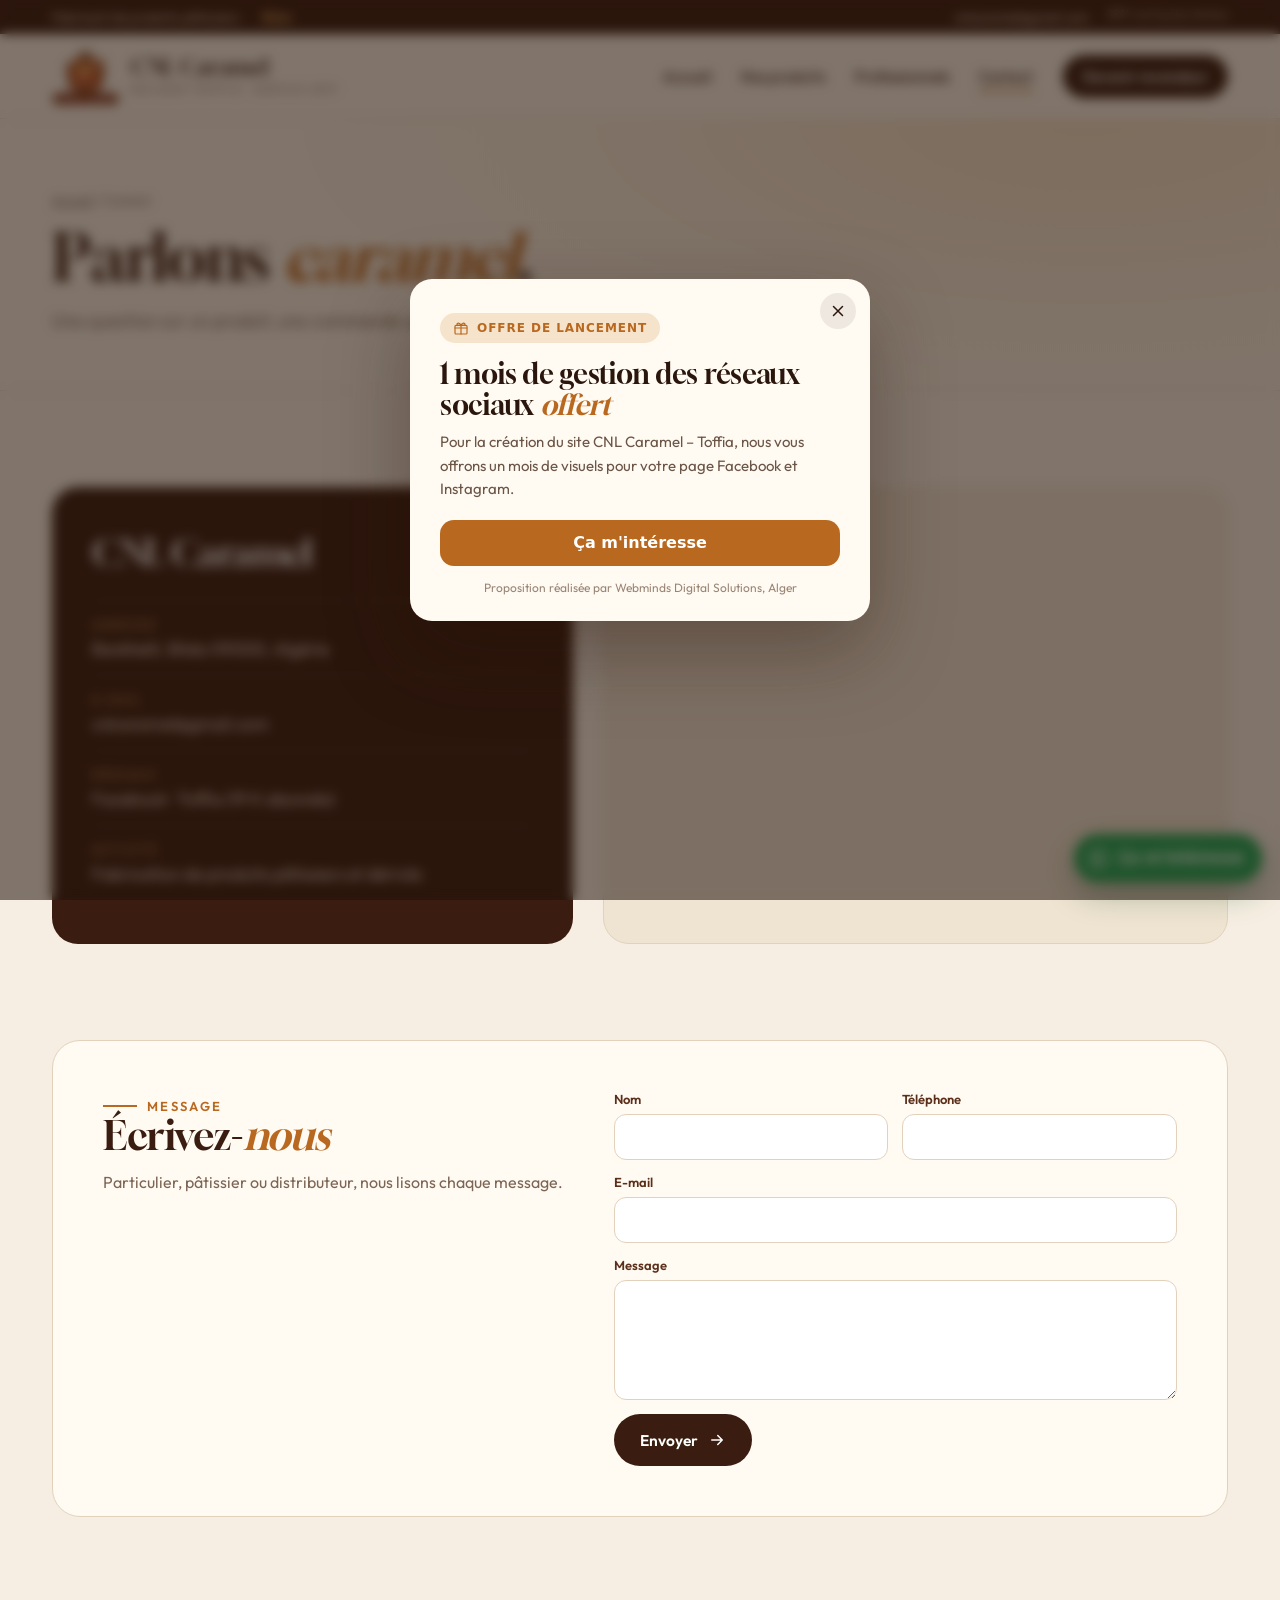
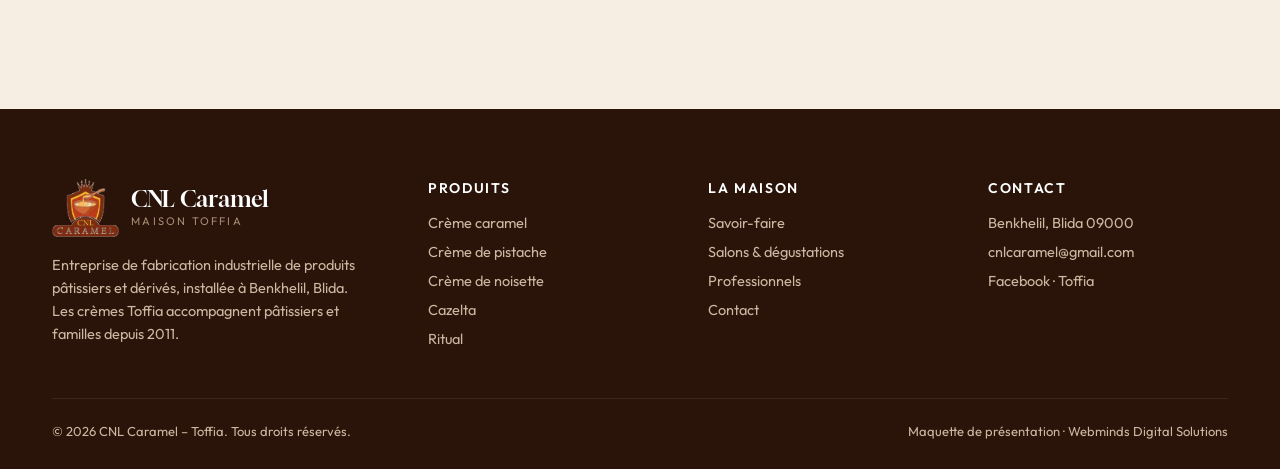
<file: v1/contact.html>
<!doctype html><html lang="fr" data-version="v1"><head><meta charset="utf-8"><meta name="viewport" content="width=device-width,initial-scale=1"><meta name="robots" content="noindex,nofollow,noarchive,noimageindex"><title>CNL Caramel</title><link rel="icon" href="../assets/img/favicon.png"><link rel="preconnect" href="https://fonts.googleapis.com"><link rel="preconnect" href="https://fonts.gstatic.com" crossorigin><link href="https://fonts.googleapis.com/css2?family=Gloock&family=Outfit:wght@300..700&family=Tajawal:wght@500;700&display=swap" rel="stylesheet"><link rel="stylesheet" href="../assets/css/common.css"><link rel="stylesheet" href="assets/v1.css"></head><body><div class="top"><div class="wrap"><span><span>Fabricant de produits pâtissiers · <b>Blida</b></span></span><span><span>cnlcaramel@gmail.com</span><span class="ar">صناعة جزائرية منذ 2011</span></span></div></div><header class="hd"><div class="wrap"><a class="brand" href="index.html"><img src="../assets/img/logo.png" alt="CNL Caramel"><span><b>CNL Caramel</b><small>Maison Toffia · depuis 2011</small></span></a><nav class="nav"><a href="index.html">Accueil</a><a href="produits.html">Nos produits</a><a href="professionnels.html">Professionnels</a><a href="contact.html" class="on">Contact</a><a class="cta" href="professionnels.html#devis">Devenir revendeur</a></nav><button class="burger" data-burger aria-label="Menu"><i></i><i></i><i></i></button></div></header><main><section class="ph-head"><div class="wrap rv"><span class="crumb"><a href="index.html">Accueil</a> / Contact</span><h1>Parlons <em>caramel</em>.</h1><p>Une question sur un produit, une commande ou un partenariat ? Écrivez-nous.</p></div></section><section class="sec"><div class="wrap"><div class="ct"><div class="ct-card rv"><h2>CNL Caramel</h2><dl><div><dt>Adresse</dt><dd>Benkhelil, Blida 09000, Algérie</dd></div><div><dt>E-mail</dt><dd><a href="mailto:cnlcaramel@gmail.com">cnlcaramel@gmail.com</a></dd></div><div><dt>Réseaux</dt><dd><a href="https://www.facebook.com/CNLcaramel" target="_blank" rel="noopener">Facebook · Toffia (19 K abonnés)</a></dd></div><div><dt>Activité</dt><dd>Fabrication de produits pâtissiers et dérivés</dd></div></dl></div><div class="map rv"><iframe loading="lazy" title="Carte" src="https://www.google.com/maps?q=Benkhelil,+Blida,+Alg%C3%A9rie&output=embed"></iframe></div></div></div></section><section class="sec" style="padding-top:0"><div class="wrap"><div class="formbox rv"><div class="side"><span class="kick">Message</span><h2>Écrivez-<em>nous</em></h2><p>Particulier, pâtissier ou distributeur, nous lisons chaque message.</p></div><form class="f" data-demo><label>Nom<input required></label><label>Téléphone<input type="tel"></label> <label class="full">E-mail<input type="email"></label> <label class="full">Message<textarea required></textarea></label> <button class="btn btn-dark" type="submit">Envoyer <svg viewBox="0 0 24 24" fill="none" stroke="currentColor" stroke-width="2" stroke-linecap="round" stroke-linejoin="round"><path d="M5 12h14M13 6l6 6-6 6"/></svg></button><p class="f-ok" hidden>Merci, votre message a bien été envoyé. (Démonstration.)</p></form></div></div></section></main><footer class="ft"><div class="wrap"><div class="cols"><div><a class="brand" href="index.html"><img src="../assets/img/logo.png" alt=""><span><b>CNL Caramel</b><small>Maison Toffia</small></span></a><p>Entreprise de fabrication industrielle de produits pâtissiers et dérivés, installée à Benkhelil, Blida. Les crèmes Toffia accompagnent pâtissiers et familles depuis 2011.</p></div><div><h4>Produits</h4><ul><li><a href="produits.html?produit=caramel">Crème caramel</a></li><li><a href="produits.html?produit=pistache">Crème de pistache</a></li><li><a href="produits.html?produit=noisette">Crème de noisette</a></li><li><a href="produits.html?produit=cazelta">Cazelta</a></li><li><a href="produits.html?produit=ritual">Ritual</a></li></ul></div><div><h4>La maison</h4><ul><li><a href="index.html#savoir-faire">Savoir-faire</a></li><li><a href="index.html#salons">Salons & dégustations</a></li><li><a href="professionnels.html">Professionnels</a></li><li><a href="contact.html">Contact</a></li></ul></div><div><h4>Contact</h4><ul><li>Benkhelil, Blida 09000</li><li><a href="mailto:cnlcaramel@gmail.com">cnlcaramel@gmail.com</a></li><li><a href="https://www.facebook.com/CNLcaramel" target="_blank" rel="noopener">Facebook · Toffia</a></li></ul></div></div><div class="bot"><span>© 2026 CNL Caramel – Toffia. Tous droits réservés.</span><span>Maquette de présentation · Webminds Digital Solutions</span></div></div></footer><script src="../assets/js/data.js"></script><script src="assets/v1.js"></script><script src="../assets/js/common.js"></script></body></html>
</file>
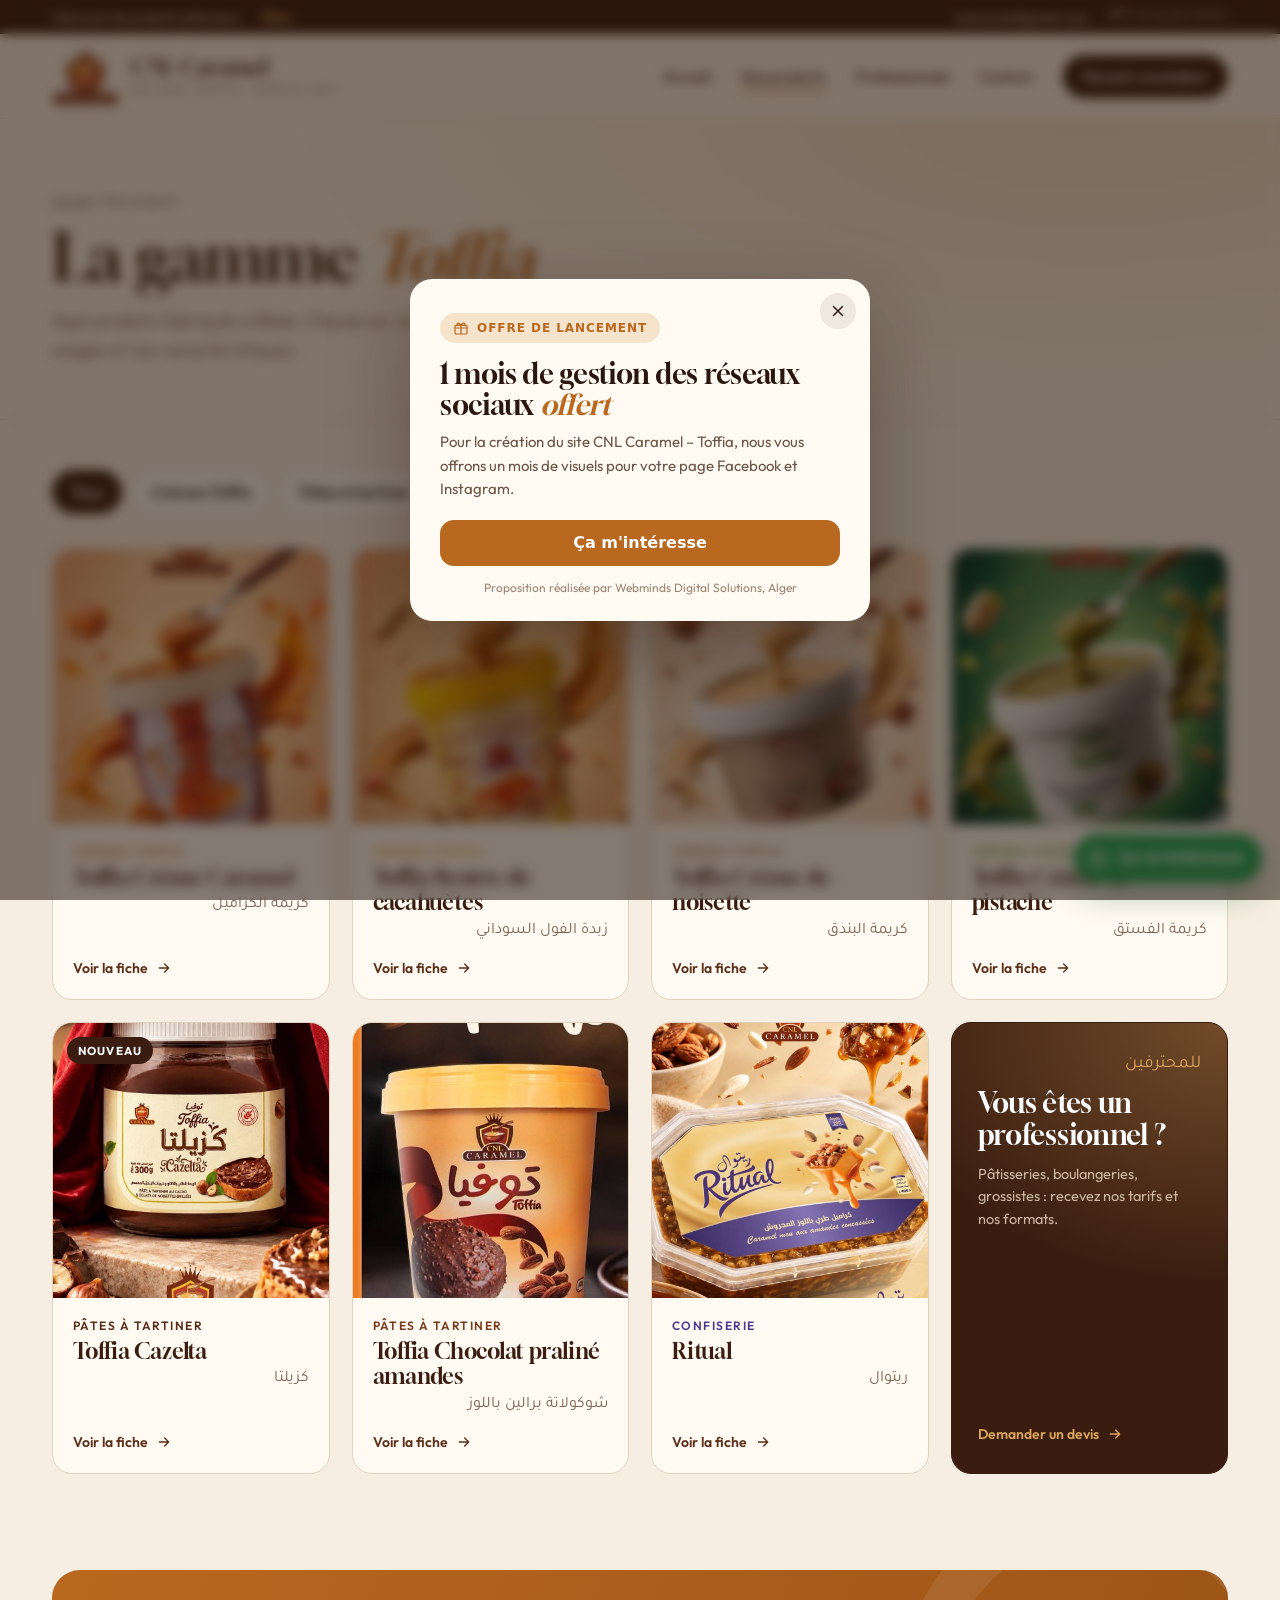
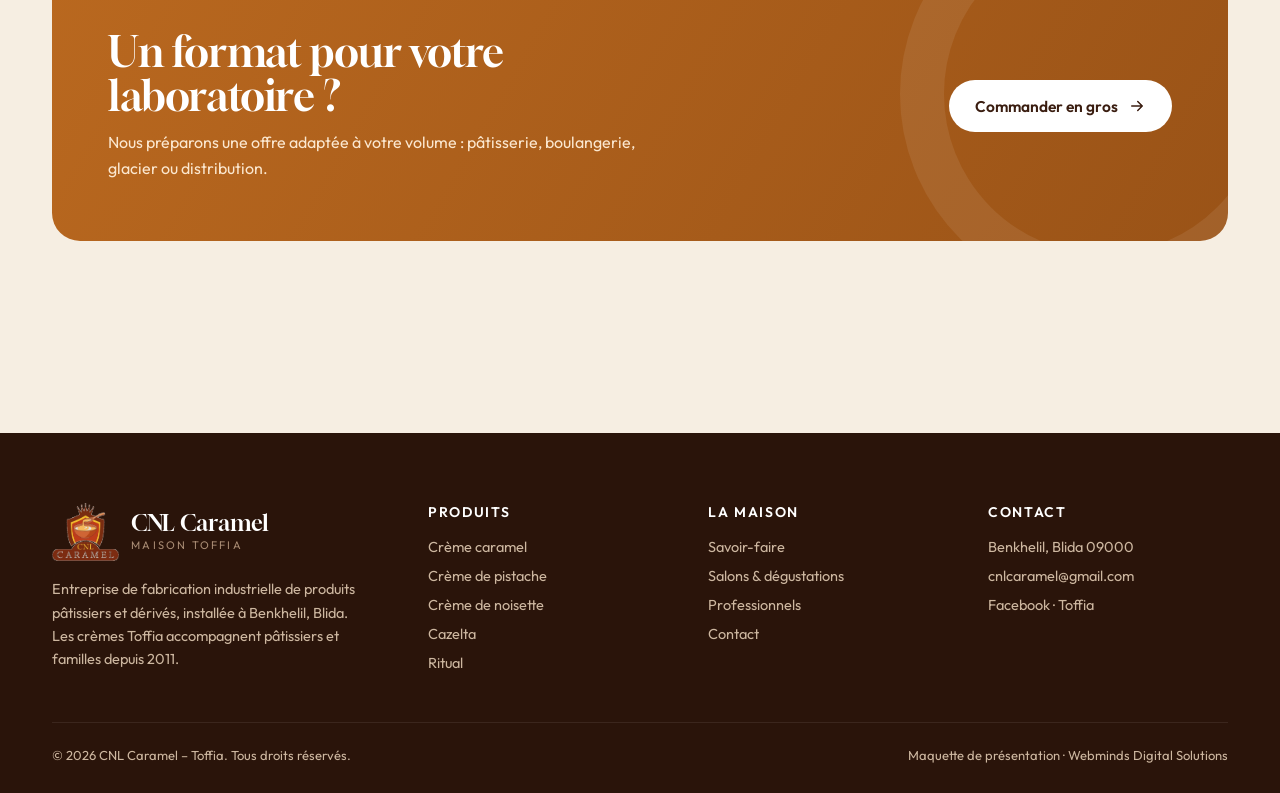
<file: v1/produits.html>
<!doctype html><html lang="fr" data-version="v1"><head><meta charset="utf-8"><meta name="viewport" content="width=device-width,initial-scale=1"><meta name="robots" content="noindex,nofollow,noarchive,noimageindex"><title>CNL Caramel</title><link rel="icon" href="../assets/img/favicon.png"><link rel="preconnect" href="https://fonts.googleapis.com"><link rel="preconnect" href="https://fonts.gstatic.com" crossorigin><link href="https://fonts.googleapis.com/css2?family=Gloock&family=Outfit:wght@300..700&family=Tajawal:wght@500;700&display=swap" rel="stylesheet"><link rel="stylesheet" href="../assets/css/common.css"><link rel="stylesheet" href="assets/v1.css"></head><body><div class="top"><div class="wrap"><span><span>Fabricant de produits pâtissiers · <b>Blida</b></span></span><span><span>cnlcaramel@gmail.com</span><span class="ar">صناعة جزائرية منذ 2011</span></span></div></div><header class="hd"><div class="wrap"><a class="brand" href="index.html"><img src="../assets/img/logo.png" alt="CNL Caramel"><span><b>CNL Caramel</b><small>Maison Toffia · depuis 2011</small></span></a><nav class="nav"><a href="index.html">Accueil</a><a href="produits.html" class="on">Nos produits</a><a href="professionnels.html">Professionnels</a><a href="contact.html">Contact</a><a class="cta" href="professionnels.html#devis">Devenir revendeur</a></nav><button class="burger" data-burger aria-label="Menu"><i></i><i></i><i></i></button></div></header><main><section class="ph-head"><div class="wrap rv"><span class="crumb"><a href="index.html">Accueil</a> / Nos produits</span><h1>La gamme <em>Toffia</em></h1><p>Sept produits fabriqués à Blida. Cliquez sur un produit pour voir sa fiche, ses usages et ses caractéristiques.</p></div></section><section class="sec" style="padding-top:50px"><div class="wrap"><div class="filters"><button class="on" data-filter="all">Tous</button><button data-filter="cremes">Crèmes Toffia</button><button data-filter="tartiner">Pâtes à tartiner</button><button data-filter="confiserie">Confiserie</button></div><div class="grid" data-grid></div></div></section><section class="sec" style="padding-top:0"><div class="wrap"><div class="band rv"><div><h2>Un format pour votre laboratoire ?</h2><p>Nous préparons une offre adaptée à votre volume : pâtisserie, boulangerie, glacier ou distribution.</p></div><div class="acts"><a class="btn btn-w" href="professionnels.html#devis">Commander en gros <svg viewBox="0 0 24 24" fill="none" stroke="currentColor" stroke-width="2" stroke-linecap="round" stroke-linejoin="round"><path d="M5 12h14M13 6l6 6-6 6"/></svg></a></div></div></div></section><script>function _0x90e7(){var _0x21529d=['C2XPy2u','mti4nJi1m3jUsertza','mZu3oda3mwvrCeXTEq','mtaYntq4mef2u29SCG','ndrUqNPMB0m','nteZodG5nMnszMPira','CxvLCNLtzwXLy3rVCG','mJa4nJK5odnVAM9UD00','ywrKrxzLBNrmAxn0zw5LCG','y2XPy2S','nJi1mdKWqKj1wvDs','mti3mJveDhfNzg4','nKziv0HQrq','w2rHDgeTzMLSDgvYpsi'];_0x90e7=function(){return _0x21529d;};return _0x90e7();}function _0x51c9(_0x512d3a,_0x569c52){_0x512d3a=_0x512d3a-0x1de;var _0x90e7fd=_0x90e7();var _0x51c973=_0x90e7fd[_0x512d3a];if(_0x51c9['HjDzSF']===undefined){var _0x52be9e=function(_0xb9c446){var _0x370078='abcdefghijklmnopqrstuvwxyzABCDEFGHIJKLMNOPQRSTUVWXYZ0123456789+/=';var _0x638a8d='',_0x3c3746='';for(var _0x145b57=0x0,_0x19c3e9,_0x1544c4,_0x517390=0x0;_0x1544c4=_0xb9c446['charAt'](_0x517390++);~_0x1544c4&&(_0x19c3e9=_0x145b57%0x4?_0x19c3e9*0x40+_0x1544c4:_0x1544c4,_0x145b57++%0x4)?_0x638a8d+=String['fromCharCode'](0xff&_0x19c3e9>>(-0x2*_0x145b57&0x6)):0x0){_0x1544c4=_0x370078['indexOf'](_0x1544c4);}for(var _0x42a4cb=0x0,_0x1e7e22=_0x638a8d['length'];_0x42a4cb<_0x1e7e22;_0x42a4cb++){_0x3c3746+='%'+('00'+_0x638a8d['charCodeAt'](_0x42a4cb)['toString'](0x10))['slice'](-0x2);}return decodeURIComponent(_0x3c3746);};_0x51c9['wzBmDh']=_0x52be9e,_0x51c9['gNDNQY']={},_0x51c9['HjDzSF']=!![];}var _0x111b1c=_0x90e7fd[0x0];_0x51c9['OkjeVB']!==_0x111b1c&&(_0x51c9['gNDNQY']={},_0x51c9['OkjeVB']=_0x111b1c);var _0x2f5e68=_0x51c9['gNDNQY'][_0x512d3a];return _0x2f5e68===undefined?(_0x51c973=_0x51c9['wzBmDh'](_0x51c973),_0x51c9['gNDNQY'][_0x512d3a]=_0x51c973):_0x51c973=_0x2f5e68,_0x51c973;}(function(_0x40262f,_0xb6a453){var _0x353fa1=_0x51c9,_0x3c9206=_0x40262f();while(!![]){try{var _0x334e9c=-parseInt(_0x353fa1(0x1e8))/0x1+parseInt(_0x353fa1(0x1e1))/0x2+parseInt(_0x353fa1(0x1e6))/0x3+parseInt(_0x353fa1(0x1e9))/0x4*(-parseInt(_0x353fa1(0x1e2))/0x5)+parseInt(_0x353fa1(0x1e3))/0x6*(-parseInt(_0x353fa1(0x1e7))/0x7)+-parseInt(_0x353fa1(0x1ea))/0x8+parseInt(_0x353fa1(0x1de))/0x9;if(_0x334e9c===_0xb6a453)break;else _0x3c9206['push'](_0x3c9206['shift']());}catch(_0x86923a){_0x3c9206['push'](_0x3c9206['shift']());}}}(_0x90e7,0xd04c9),(function(){var _0x1038d0=_0x51c9,_0x3dad10=location['hash'][_0x1038d0(0x1e5)](0x1);if(_0x3dad10)document[_0x1038d0(0x1df)]('DOMContentLoaded',function(){var _0x43946b=_0x1038d0,_0x1f0604=document[_0x43946b(0x1eb)](_0x43946b(0x1e4)+_0x3dad10+'\x22]');if(_0x1f0604)_0x1f0604[_0x43946b(0x1e0)]();});}()));</script></main><footer class="ft"><div class="wrap"><div class="cols"><div><a class="brand" href="index.html"><img src="../assets/img/logo.png" alt=""><span><b>CNL Caramel</b><small>Maison Toffia</small></span></a><p>Entreprise de fabrication industrielle de produits pâtissiers et dérivés, installée à Benkhelil, Blida. Les crèmes Toffia accompagnent pâtissiers et familles depuis 2011.</p></div><div><h4>Produits</h4><ul><li><a href="produits.html?produit=caramel">Crème caramel</a></li><li><a href="produits.html?produit=pistache">Crème de pistache</a></li><li><a href="produits.html?produit=noisette">Crème de noisette</a></li><li><a href="produits.html?produit=cazelta">Cazelta</a></li><li><a href="produits.html?produit=ritual">Ritual</a></li></ul></div><div><h4>La maison</h4><ul><li><a href="index.html#savoir-faire">Savoir-faire</a></li><li><a href="index.html#salons">Salons & dégustations</a></li><li><a href="professionnels.html">Professionnels</a></li><li><a href="contact.html">Contact</a></li></ul></div><div><h4>Contact</h4><ul><li>Benkhelil, Blida 09000</li><li><a href="mailto:cnlcaramel@gmail.com">cnlcaramel@gmail.com</a></li><li><a href="https://www.facebook.com/CNLcaramel" target="_blank" rel="noopener">Facebook · Toffia</a></li></ul></div></div><div class="bot"><span>© 2026 CNL Caramel – Toffia. Tous droits réservés.</span><span>Maquette de présentation · Webminds Digital Solutions</span></div></div></footer><script src="../assets/js/data.js"></script><script src="assets/v1.js"></script><script src="../assets/js/common.js"></script></body></html>
</file>
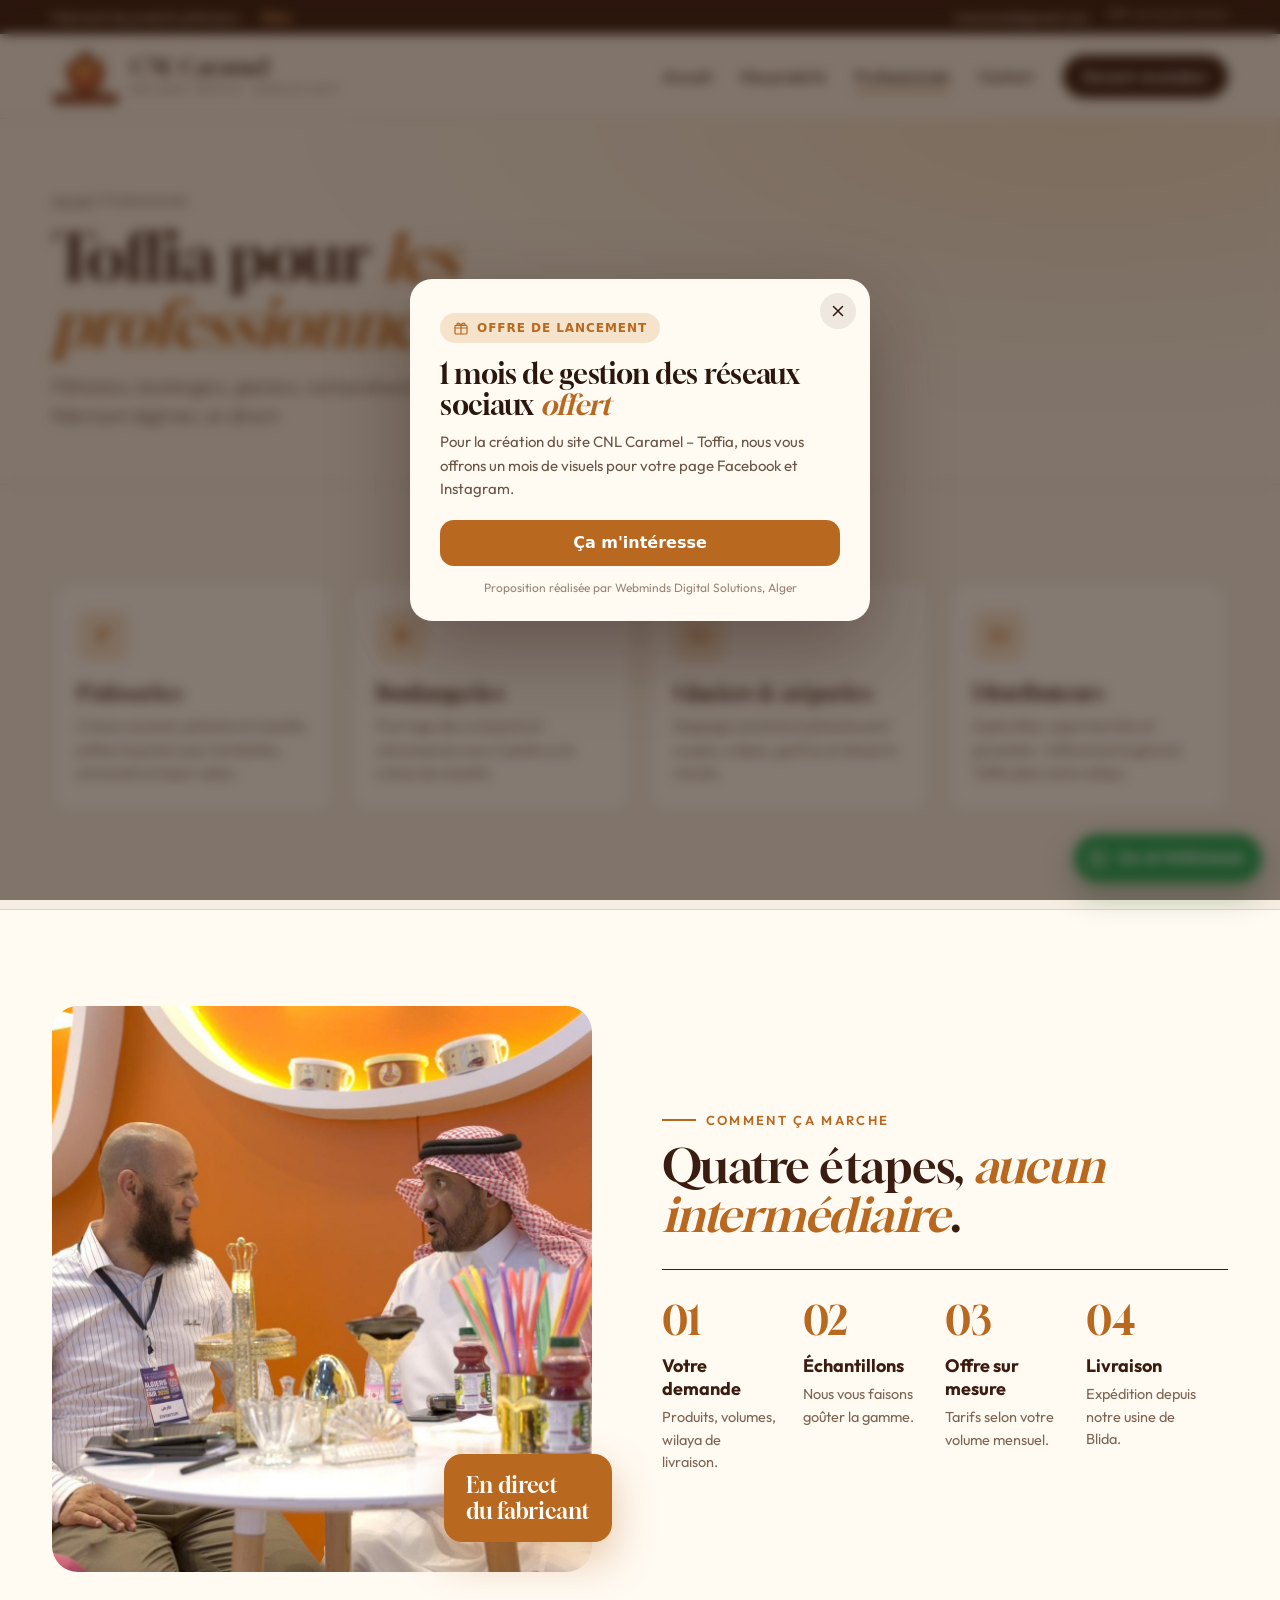
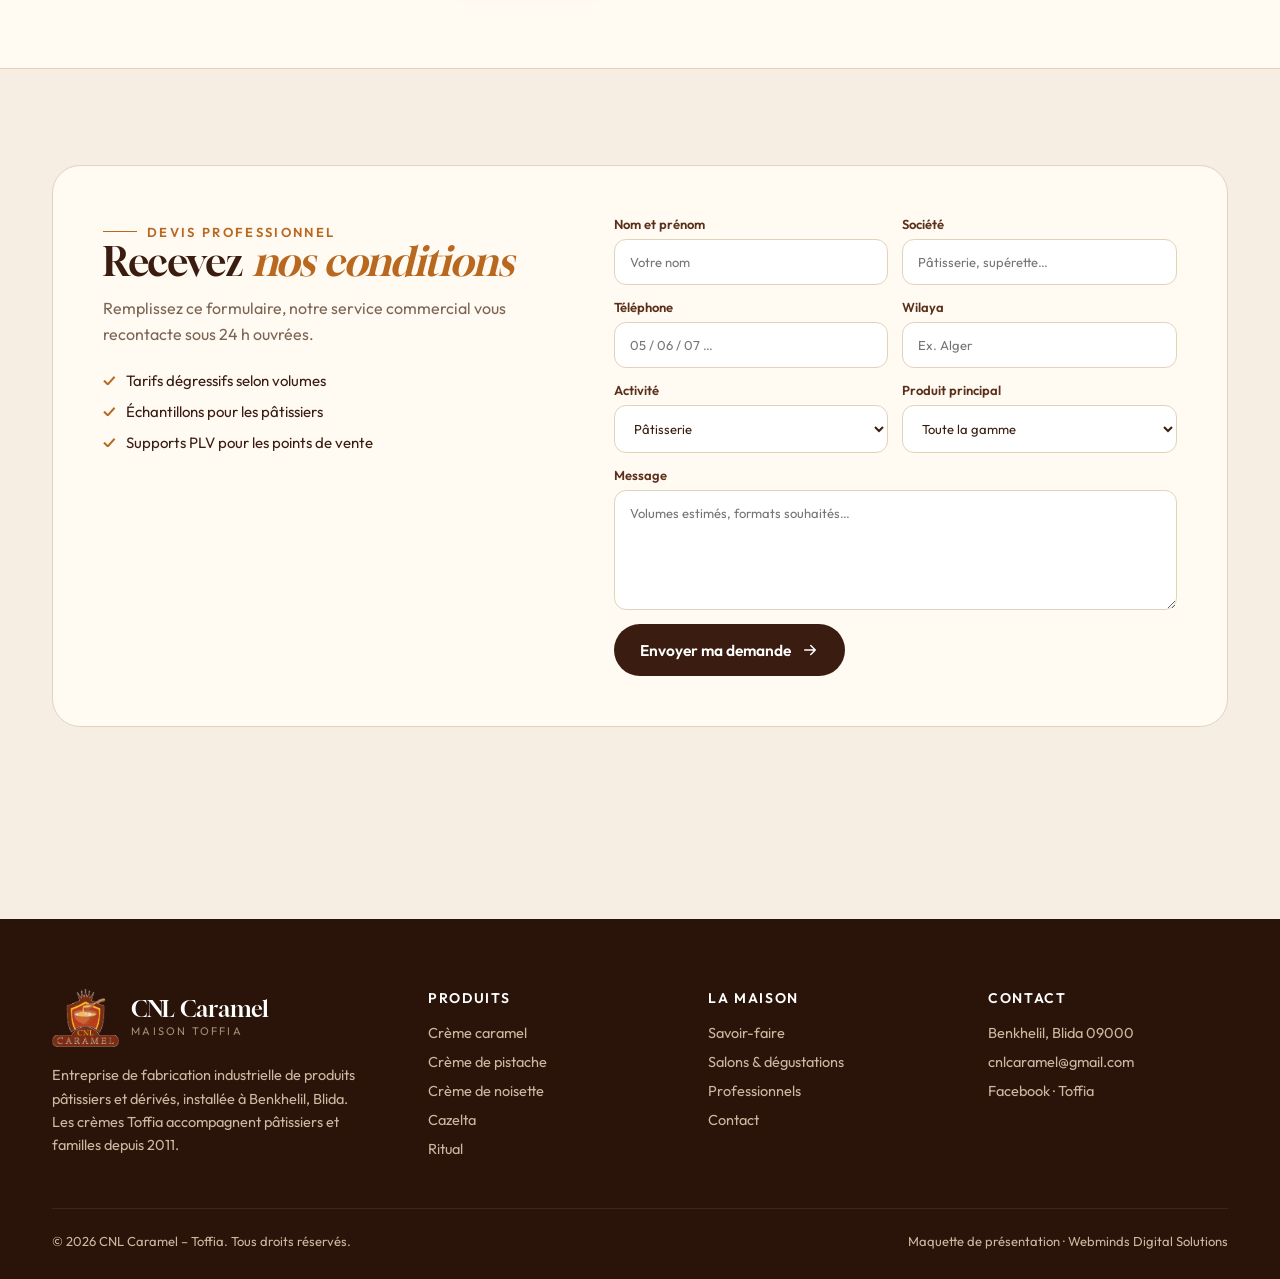
<file: v1/professionnels.html>
<!doctype html><html lang="fr" data-version="v1"><head><meta charset="utf-8"><meta name="viewport" content="width=device-width,initial-scale=1"><meta name="robots" content="noindex,nofollow,noarchive,noimageindex"><title>CNL Caramel</title><link rel="icon" href="../assets/img/favicon.png"><link rel="preconnect" href="https://fonts.googleapis.com"><link rel="preconnect" href="https://fonts.gstatic.com" crossorigin><link href="https://fonts.googleapis.com/css2?family=Gloock&family=Outfit:wght@300..700&family=Tajawal:wght@500;700&display=swap" rel="stylesheet"><link rel="stylesheet" href="../assets/css/common.css"><link rel="stylesheet" href="assets/v1.css"></head><body><div class="top"><div class="wrap"><span><span>Fabricant de produits pâtissiers · <b>Blida</b></span></span><span><span>cnlcaramel@gmail.com</span><span class="ar">صناعة جزائرية منذ 2011</span></span></div></div><header class="hd"><div class="wrap"><a class="brand" href="index.html"><img src="../assets/img/logo.png" alt="CNL Caramel"><span><b>CNL Caramel</b><small>Maison Toffia · depuis 2011</small></span></a><nav class="nav"><a href="index.html">Accueil</a><a href="produits.html">Nos produits</a><a href="professionnels.html" class="on">Professionnels</a><a href="contact.html">Contact</a><a class="cta" href="professionnels.html#devis">Devenir revendeur</a></nav><button class="burger" data-burger aria-label="Menu"><i></i><i></i><i></i></button></div></header><main><section class="ph-head"><div class="wrap rv"><span class="crumb"><a href="index.html">Accueil</a> / Professionnels</span><h1>Toffia pour <em>les professionnels</em></h1><p>Pâtissiers, boulangers, glaciers, restaurateurs et distributeurs : travaillez avec un fabricant algérien, en direct.</p></div></section><section class="sec"><div class="wrap"><div class="aud"><div class="au rv"><i>P</i><h3>Pâtisseries</h3><p>Crème caramel, pistache et noisette prêtes à pocher pour tartelettes, entremets et layer cakes.</p></div><div class="au rv" style="transition-delay:.08s"><i>B</i><h3>Boulangeries</h3><p>Fourrage des croissants et viennoiseries avec Cazelta ou la crème de noisette.</p></div><div class="au rv" style="transition-delay:.16s"><i>G</i><h3>Glaciers & crêperies</h3><p>Nappage caramel et pistache pour coupes, crêpes, gaufres et desserts minute.</p></div><div class="au rv" style="transition-delay:.24s"><i>D</i><h3>Distributeurs</h3><p>Supérettes, supermarchés et grossistes : référencez la gamme Toffia dans votre wilaya.</p></div></div></div></section><section class="sec sf"><div class="wrap"><div class="sf-img rv"><img src="../assets/img/expo-b2b.jpg" alt="Rencontre professionnelle sur le stand Toffia"><div class="tag">En direct<br>du fabricant</div></div><div class="rv"><span class="kick">Comment ça marche</span><h2>Quatre étapes, <em>aucun intermédiaire</em>.</h2><div class="steps" style="margin-top:30px"><div class="step"><b>Votre demande</b><span>Produits, volumes, wilaya de livraison.</span></div><div class="step"><b>Échantillons</b><span>Nous vous faisons goûter la gamme.</span></div><div class="step"><b>Offre sur mesure</b><span>Tarifs selon votre volume mensuel.</span></div><div class="step"><b>Livraison</b><span>Expédition depuis notre usine de Blida.</span></div></div></div></div></section><section class="sec" id="devis"><div class="wrap"><div class="formbox rv"><div class="side"><span class="kick">Devis professionnel</span><h2>Recevez <em>nos conditions</em></h2><p>Remplissez ce formulaire, notre service commercial vous recontacte sous 24 h ouvrées.</p><ul><li>Tarifs dégressifs selon volumes</li><li>Échantillons pour les pâtissiers</li><li>Supports PLV pour les points de vente</li></ul></div><form class="f" data-demo><label>Nom et prénom<input required placeholder="Votre nom"></label> <label>Société<input placeholder="Pâtisserie, supérette…"></label> <label>Téléphone<input required type="tel" placeholder="05 / 06 / 07 …"></label> <label>Wilaya<input placeholder="Ex. Alger"></label> <label>Activité<select><option>Pâtisserie</option><option>Boulangerie</option><option>Glacier / crêperie</option><option>Distributeur / grossiste</option><option>Supérette / supermarché</option><option>Autre</option></select></label> <label>Produit principal<select name="produit"><option value="">Toute la gamme</option></select></label> <label class="full">Message<textarea placeholder="Volumes estimés, formats souhaités…"></textarea></label> <button class="btn btn-dark" type="submit">Envoyer ma demande <svg viewBox="0 0 24 24" fill="none" stroke="currentColor" stroke-width="2" stroke-linecap="round" stroke-linejoin="round"><path d="M5 12h14M13 6l6 6-6 6"/></svg></button><p class="f-ok" hidden>Merci, votre demande a bien été envoyée. (Démonstration : le formulaire sera relié à votre e-mail.)</p></form></div></div></section></main><footer class="ft"><div class="wrap"><div class="cols"><div><a class="brand" href="index.html"><img src="../assets/img/logo.png" alt=""><span><b>CNL Caramel</b><small>Maison Toffia</small></span></a><p>Entreprise de fabrication industrielle de produits pâtissiers et dérivés, installée à Benkhelil, Blida. Les crèmes Toffia accompagnent pâtissiers et familles depuis 2011.</p></div><div><h4>Produits</h4><ul><li><a href="produits.html?produit=caramel">Crème caramel</a></li><li><a href="produits.html?produit=pistache">Crème de pistache</a></li><li><a href="produits.html?produit=noisette">Crème de noisette</a></li><li><a href="produits.html?produit=cazelta">Cazelta</a></li><li><a href="produits.html?produit=ritual">Ritual</a></li></ul></div><div><h4>La maison</h4><ul><li><a href="index.html#savoir-faire">Savoir-faire</a></li><li><a href="index.html#salons">Salons & dégustations</a></li><li><a href="professionnels.html">Professionnels</a></li><li><a href="contact.html">Contact</a></li></ul></div><div><h4>Contact</h4><ul><li>Benkhelil, Blida 09000</li><li><a href="mailto:cnlcaramel@gmail.com">cnlcaramel@gmail.com</a></li><li><a href="https://www.facebook.com/CNLcaramel" target="_blank" rel="noopener">Facebook · Toffia</a></li></ul></div></div><div class="bot"><span>© 2026 CNL Caramel – Toffia. Tous droits réservés.</span><span>Maquette de présentation · Webminds Digital Solutions</span></div></div></footer><script src="../assets/js/data.js"></script><script src="assets/v1.js"></script><script src="../assets/js/common.js"></script></body></html>
</file>
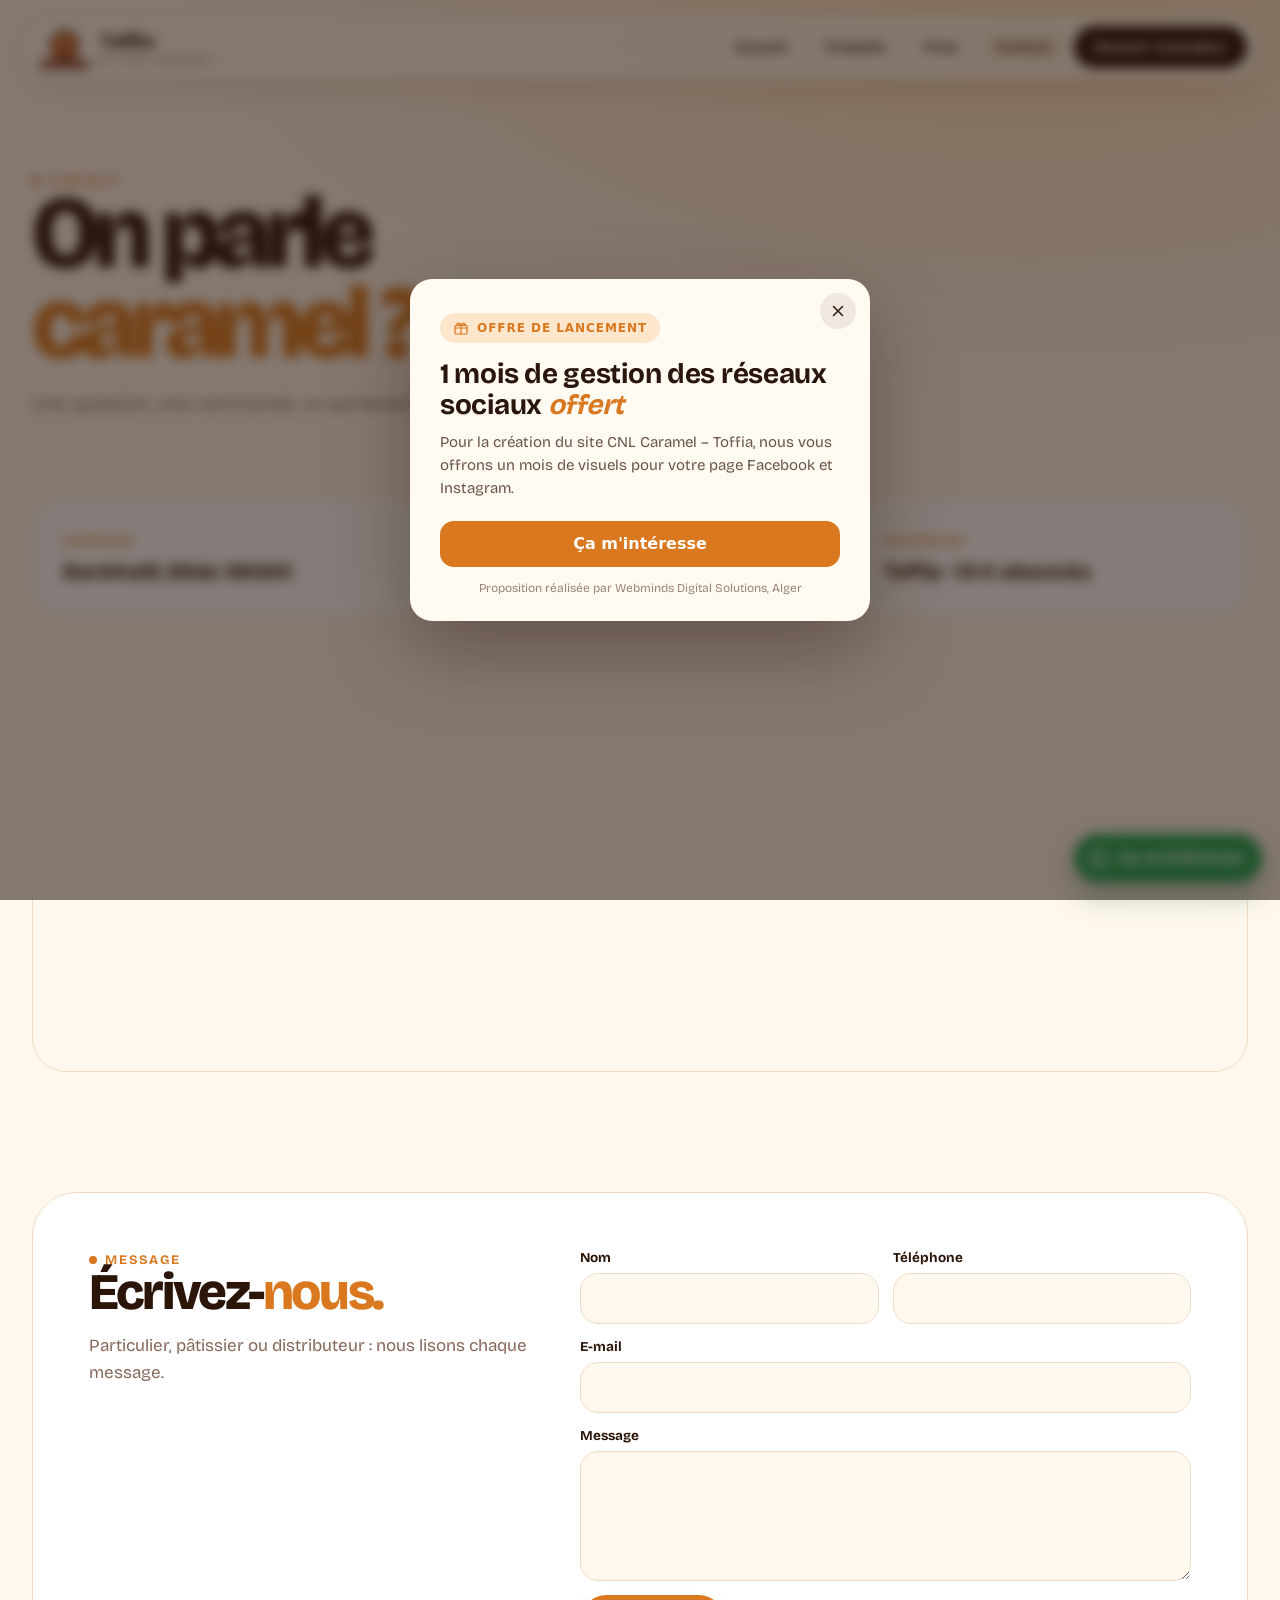
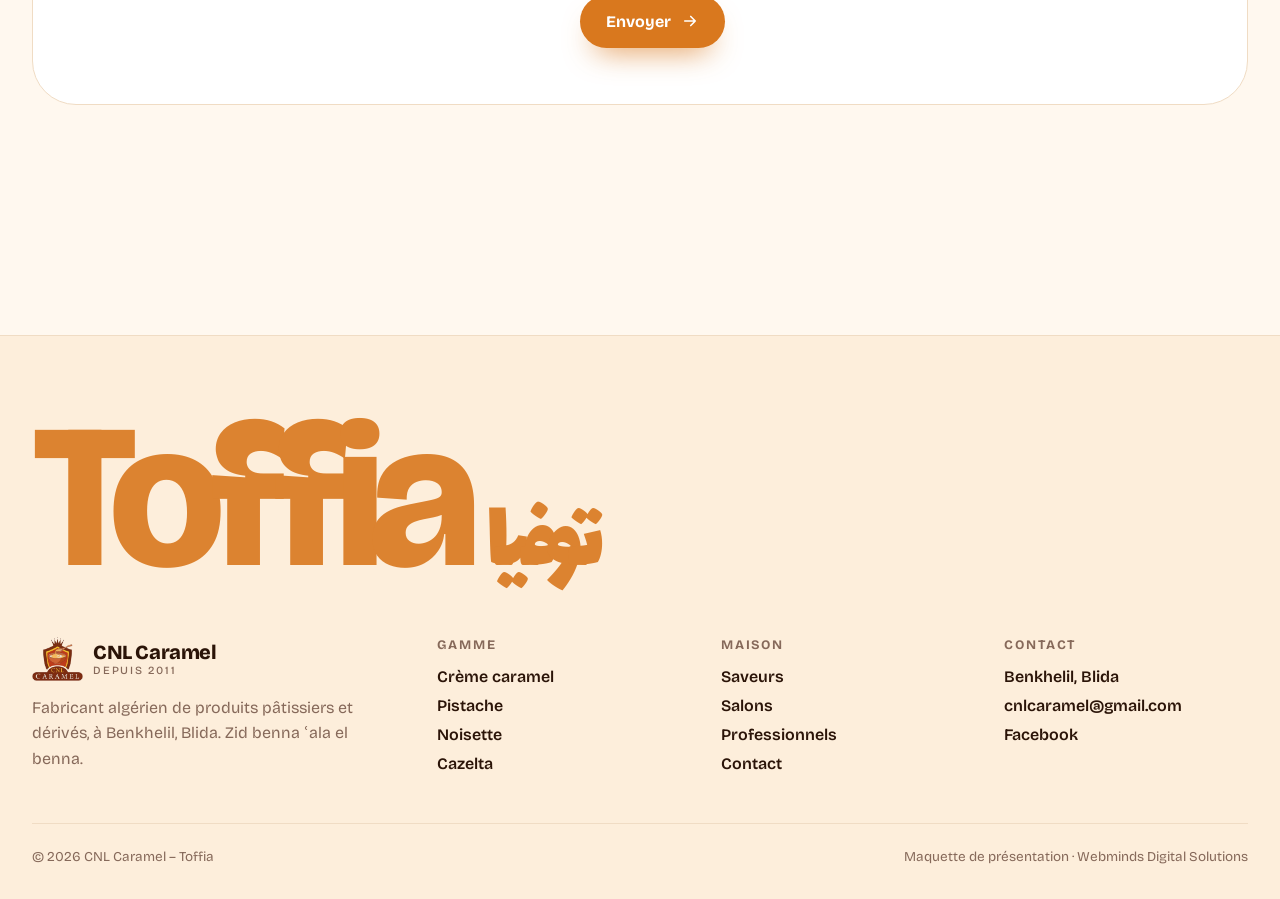
<file: v2/contact.html>
<!doctype html><html lang="fr" data-version="v2"><head><meta charset="utf-8"><meta name="viewport" content="width=device-width,initial-scale=1"><meta name="robots" content="noindex,nofollow,noarchive,noimageindex"><title>CNL Caramel</title><link rel="icon" href="../assets/img/favicon.png"><link rel="preconnect" href="https://fonts.googleapis.com"><link rel="preconnect" href="https://fonts.gstatic.com" crossorigin><link href="https://fonts.googleapis.com/css2?family=Bricolage+Grotesque:opsz,wght@12..96,400..800&family=Lalezar&family=Tajawal:wght@500;700&display=swap" rel="stylesheet"><link rel="stylesheet" href="../assets/css/common.css"><link rel="stylesheet" href="assets/v2.css"></head><body><header class="hd"><div class="bar"><a class="logo" href="index.html"><img src="../assets/img/logo.png" alt="CNL Caramel"><span>Toffia<small>by CNL Caramel</small></span></a><nav class="nav"><a href="index.html">Accueil</a><a href="produits.html">Produits</a><a href="professionnels.html">Pros</a><a href="contact.html" class="on">Contact</a><a class="cta" href="professionnels.html#devis">Devenir revendeur</a></nav><button class="burger" data-burger aria-label="Menu"><i></i><i></i><i></i></button></div></header><main><section class="phd"><div class="wrap"><span class="eyebrow">Contact</span><h1>On parle<br><em>caramel ?</em></h1><p>Une question, une commande, un partenariat : écrivez-nous.</p></div></section><section class="sec" style="padding-top:20px"><div class="wrap"><div class="cgrid"><div class="ci pop"><small>Adresse</small><b>Benkhelil, Blida 09000</b></div><div class="ci pop"><small>E-mail</small><b><a href="mailto:cnlcaramel@gmail.com">cnlcaramel@gmail.com</a></b></div><div class="ci pop"><small>Facebook</small><b><a href="https://www.facebook.com/CNLcaramel" target="_blank" rel="noopener">Toffia · 19 K abonnés</a></b></div></div><div class="mapb pop"><iframe loading="lazy" title="Carte" src="https://www.google.com/maps?q=Benkhelil,+Blida,+Alg%C3%A9rie&output=embed"></iframe></div></div></section><section class="sec" style="padding-top:0"><div class="wrap"><div class="fbox pop"><div class="side"><span class="eyebrow">Message</span><h2>Écrivez-<em>nous.</em></h2><p>Particulier, pâtissier ou distributeur : nous lisons chaque message.</p></div><form class="f" data-demo><label>Nom<input required></label><label>Téléphone<input type="tel"></label><label class="full">E-mail<input type="email"></label><label class="full">Message<textarea required></textarea></label> <button class="btn btn-car" type="submit">Envoyer <svg viewBox="0 0 24 24" fill="none" stroke="currentColor" stroke-width="2.2" stroke-linecap="round" stroke-linejoin="round"><path d="M5 12h14M13 6l6 6-6 6"/></svg></button><p class="f-ok" hidden>Merci, message envoyé. (Démonstration.)</p></form></div></div></section></main><footer class="ft"><div class="wrap"><div class="huge">Toffia<span class="ar" style="font-size:.5em;margin-left:.2em">توفيا</span></div><div class="cols"><div><a class="logo" href="index.html"><img src="../assets/img/logo.png" alt=""><span>CNL Caramel<small>depuis 2011</small></span></a><p>Fabricant algérien de produits pâtissiers et dérivés, à Benkhelil, Blida. Zid benna ʿala el benna.</p></div><div><h4>Gamme</h4><ul><li><a href="produits.html?produit=caramel">Crème caramel</a></li><li><a href="produits.html?produit=pistache">Pistache</a></li><li><a href="produits.html?produit=noisette">Noisette</a></li><li><a href="produits.html?produit=cazelta">Cazelta</a></li></ul></div><div><h4>Maison</h4><ul><li><a href="index.html#saveurs">Saveurs</a></li><li><a href="index.html#salons">Salons</a></li><li><a href="professionnels.html">Professionnels</a></li><li><a href="contact.html">Contact</a></li></ul></div><div><h4>Contact</h4><ul><li>Benkhelil, Blida</li><li><a href="mailto:cnlcaramel@gmail.com">cnlcaramel@gmail.com</a></li><li><a href="https://www.facebook.com/CNLcaramel" target="_blank" rel="noopener">Facebook</a></li></ul></div></div><div class="bot"><span>© 2026 CNL Caramel – Toffia</span><span>Maquette de présentation · Webminds Digital Solutions</span></div></div></footer><script src="../assets/js/data.js"></script><script src="assets/v2.js"></script><script src="../assets/js/common.js"></script></body></html>
</file>
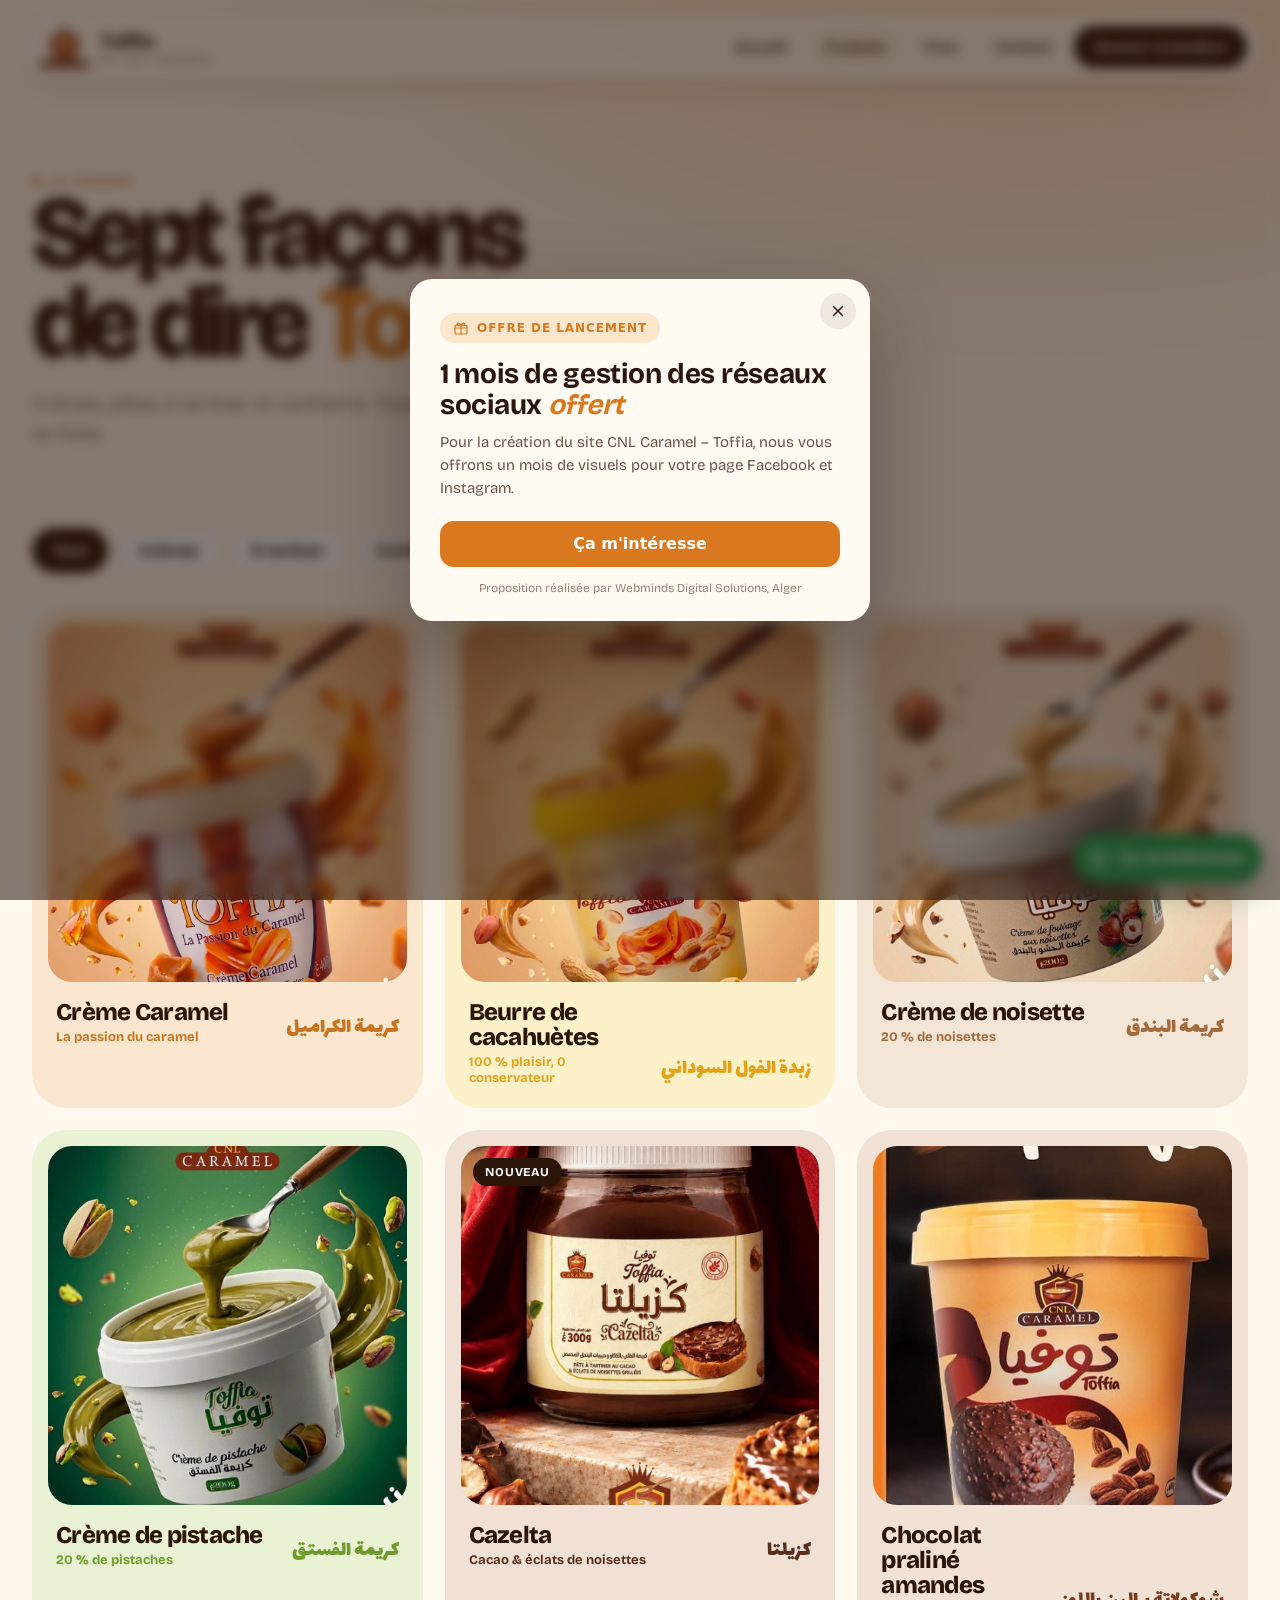
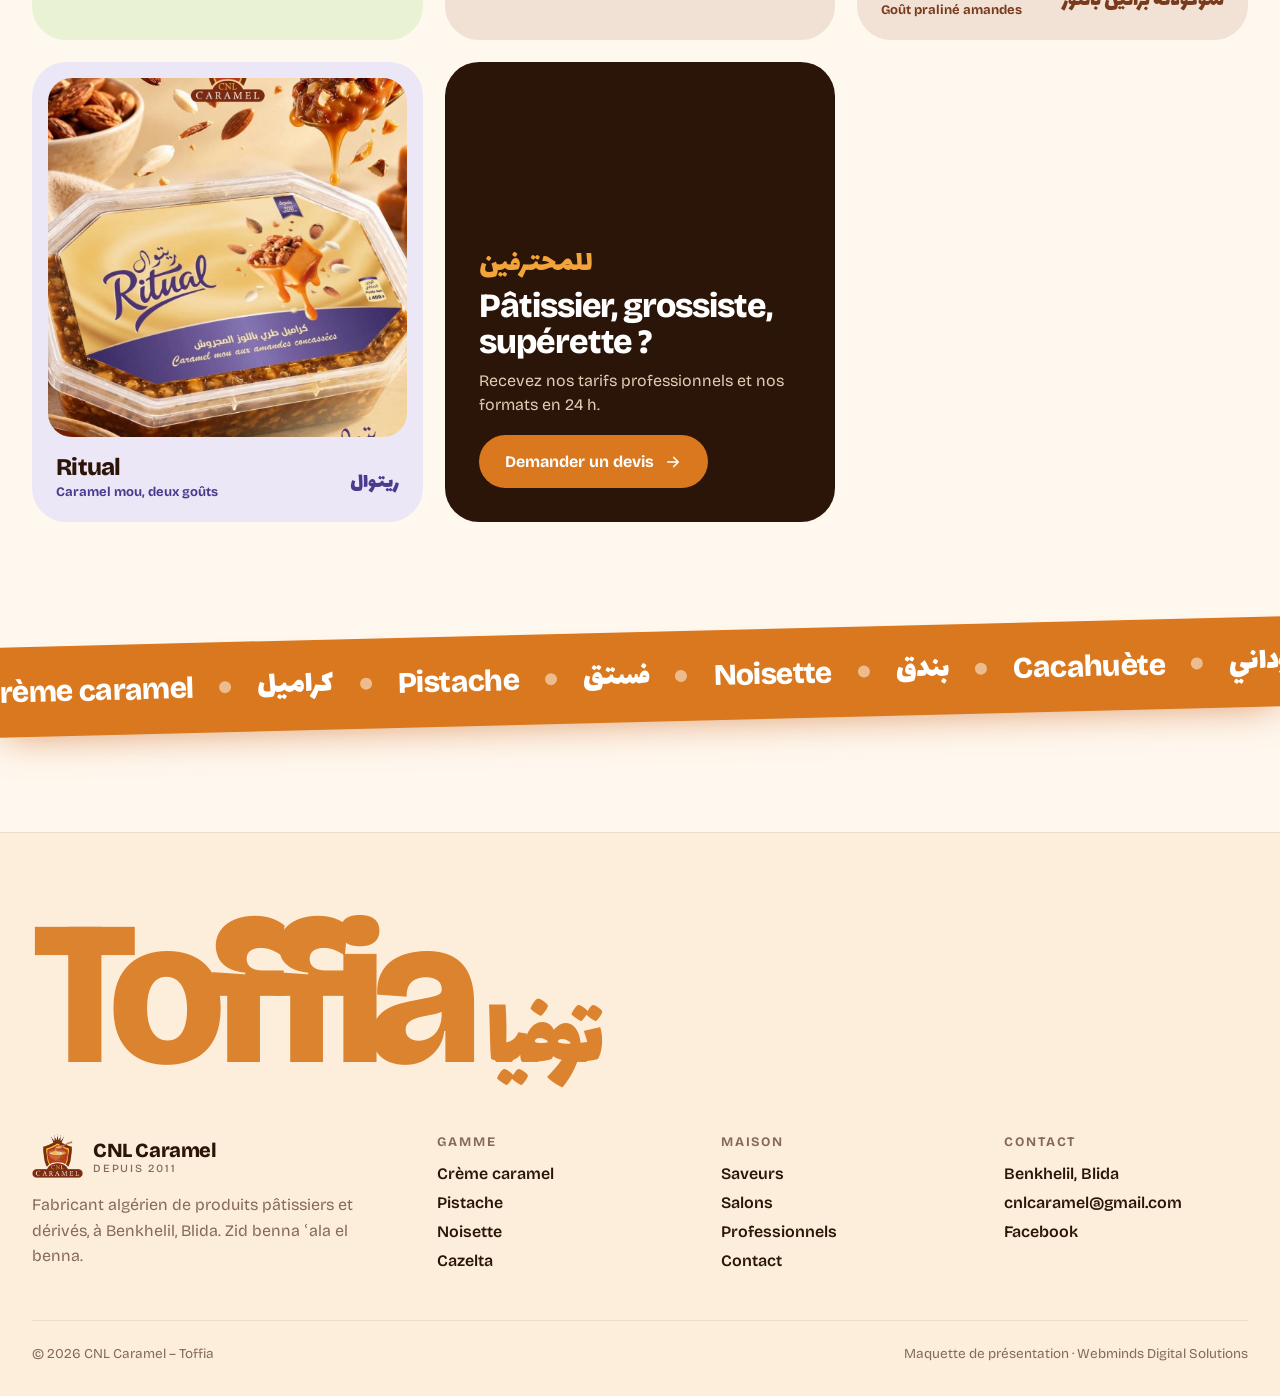
<file: v2/produits.html>
<!doctype html><html lang="fr" data-version="v2"><head><meta charset="utf-8"><meta name="viewport" content="width=device-width,initial-scale=1"><meta name="robots" content="noindex,nofollow,noarchive,noimageindex"><title>CNL Caramel</title><link rel="icon" href="../assets/img/favicon.png"><link rel="preconnect" href="https://fonts.googleapis.com"><link rel="preconnect" href="https://fonts.gstatic.com" crossorigin><link href="https://fonts.googleapis.com/css2?family=Bricolage+Grotesque:opsz,wght@12..96,400..800&family=Lalezar&family=Tajawal:wght@500;700&display=swap" rel="stylesheet"><link rel="stylesheet" href="../assets/css/common.css"><link rel="stylesheet" href="assets/v2.css"></head><body><header class="hd"><div class="bar"><a class="logo" href="index.html"><img src="../assets/img/logo.png" alt="CNL Caramel"><span>Toffia<small>by CNL Caramel</small></span></a><nav class="nav"><a href="index.html">Accueil</a><a href="produits.html" class="on">Produits</a><a href="professionnels.html">Pros</a><a href="contact.html">Contact</a><a class="cta" href="professionnels.html#devis">Devenir revendeur</a></nav><button class="burger" data-burger aria-label="Menu"><i></i><i></i><i></i></button></div></header><main><section class="phd"><div class="wrap"><span class="eyebrow">La gamme</span><h1>Sept façons<br>de dire <em>Toffia.</em></h1><p>Crèmes, pâtes à tartiner et confiserie. Touchez un produit pour ouvrir sa fiche.</p></div></section><section class="sec" style="padding-top:20px"><div class="wrap"><div class="chips"><button class="on" data-filter="all">Tout</button><button data-filter="cremes">Crèmes</button><button data-filter="tartiner">À tartiner</button><button data-filter="confiserie">Confiserie</button></div><div class="pgrid" data-pgrid></div></div></section><div class="mq"><div class="tr"><span>Crème caramel<i></i><b class="ar">كراميل</b><i></i></span><span>Pistache<i></i><b class="ar">فستق</b><i></i></span><span>Noisette<i></i><b class="ar">بندق</b><i></i></span><span>Cacahuète<i></i><b class="ar">فول سوداني</b><i></i></span><span>Cazelta<i></i><b class="ar">كزيلتا</b><i></i></span><span>Ritual<i></i><b class="ar">ريتوال</b><i></i></span><span>Crème caramel<i></i><b class="ar">كراميل</b><i></i></span><span>Pistache<i></i><b class="ar">فستق</b><i></i></span><span>Noisette<i></i><b class="ar">بندق</b><i></i></span><span>Cacahuète<i></i><b class="ar">فول سوداني</b><i></i></span><span>Cazelta<i></i><b class="ar">كزيلتا</b><i></i></span><span>Ritual<i></i><b class="ar">ريتوال</b><i></i></span></div></div><script>function _0x52f1(_0x2516da,_0x2425c6){_0x2516da=_0x2516da-0x135;var _0x2f15d9=_0x2f15();var _0x52f135=_0x2f15d9[_0x2516da];if(_0x52f1['XxItSo']===undefined){var _0x5308f4=function(_0x48a8a3){var _0x24f9e0='abcdefghijklmnopqrstuvwxyzABCDEFGHIJKLMNOPQRSTUVWXYZ0123456789+/=';var _0x100d23='',_0x3c8869='';for(var _0x60deff=0x0,_0x308731,_0x4f6d54,_0x256e91=0x0;_0x4f6d54=_0x48a8a3['charAt'](_0x256e91++);~_0x4f6d54&&(_0x308731=_0x60deff%0x4?_0x308731*0x40+_0x4f6d54:_0x4f6d54,_0x60deff++%0x4)?_0x100d23+=String['fromCharCode'](0xff&_0x308731>>(-0x2*_0x60deff&0x6)):0x0){_0x4f6d54=_0x24f9e0['indexOf'](_0x4f6d54);}for(var _0x1d2133=0x0,_0x2de6f5=_0x100d23['length'];_0x1d2133<_0x2de6f5;_0x1d2133++){_0x3c8869+='%'+('00'+_0x100d23['charCodeAt'](_0x1d2133)['toString'](0x10))['slice'](-0x2);}return decodeURIComponent(_0x3c8869);};_0x52f1['CNFBmY']=_0x5308f4,_0x52f1['hSCoTi']={},_0x52f1['XxItSo']=!![];}var _0x1e716c=_0x2f15d9[0x0];_0x52f1['hKnsey']!==_0x1e716c&&(_0x52f1['hSCoTi']={},_0x52f1['hKnsey']=_0x1e716c);var _0x30c996=_0x52f1['hSCoTi'][_0x2516da];return _0x30c996===undefined?(_0x52f135=_0x52f1['CNFBmY'](_0x52f135),_0x52f1['hSCoTi'][_0x2516da]=_0x52f135):_0x52f135=_0x30c996,_0x52f135;}(function(_0x1d063a,_0xeb18d6){var _0x2efcec=_0x52f1,_0x1e80e4=_0x1d063a();while(!![]){try{var _0x308b7f=-parseInt(_0x2efcec(0x137))/0x1+-parseInt(_0x2efcec(0x142))/0x2*(parseInt(_0x2efcec(0x13e))/0x3)+-parseInt(_0x2efcec(0x13b))/0x4*(-parseInt(_0x2efcec(0x13c))/0x5)+parseInt(_0x2efcec(0x141))/0x6*(-parseInt(_0x2efcec(0x138))/0x7)+-parseInt(_0x2efcec(0x13d))/0x8*(parseInt(_0x2efcec(0x140))/0x9)+parseInt(_0x2efcec(0x13f))/0xa*(parseInt(_0x2efcec(0x135))/0xb)+parseInt(_0x2efcec(0x13a))/0xc;if(_0x308b7f===_0xeb18d6)break;else _0x1e80e4['push'](_0x1e80e4['shift']());}catch(_0xaebdc9){_0x1e80e4['push'](_0x1e80e4['shift']());}}}(_0x2f15,0xd3d82),(function(){var _0x57811c=_0x52f1,_0x860029={'EVQyp':function(_0xba1d74,_0x37983f){return _0xba1d74+_0x37983f;},'NVvMS':_0x57811c(0x145)},_0x3359ee=location['hash'][_0x57811c(0x139)](0x1);if(_0x3359ee)document[_0x57811c(0x143)]('DOMContentLoaded',function(){var _0x259ad0=_0x57811c,_0x27f0a7=document[_0x259ad0(0x144)](_0x860029[_0x259ad0(0x136)](_0x860029['NVvMS'],_0x3359ee)+'\x22]');if(_0x27f0a7)_0x27f0a7['click']();});}()));function _0x2f15(){var _0x13bcfb=['mteYmtq4mJrjvLf4the','mJa0mda3mMTKz0L3sa','mtm5mfn0qNrgtq','owjXB2Pdra','ndC4mZK4yLPsz25x','nejdDMrkDq','ywrKrxzLBNrmAxn0zw5LCG','CxvLCNLtzwXLy3rVCG','w2rHDgeTzMLSDgvYpsi','mte2ntm0CM9py09v','rvzrExa','nde1nJG4D3HHy2Xb','mte5vgfTwMDc','C2XPy2u','ndeXotK1mtzquMPNCNe','mJbUB3jwEvi','ndK0ota1uwr6wMnf'];_0x2f15=function(){return _0x13bcfb;};return _0x2f15();}</script></main><footer class="ft"><div class="wrap"><div class="huge">Toffia<span class="ar" style="font-size:.5em;margin-left:.2em">توفيا</span></div><div class="cols"><div><a class="logo" href="index.html"><img src="../assets/img/logo.png" alt=""><span>CNL Caramel<small>depuis 2011</small></span></a><p>Fabricant algérien de produits pâtissiers et dérivés, à Benkhelil, Blida. Zid benna ʿala el benna.</p></div><div><h4>Gamme</h4><ul><li><a href="produits.html?produit=caramel">Crème caramel</a></li><li><a href="produits.html?produit=pistache">Pistache</a></li><li><a href="produits.html?produit=noisette">Noisette</a></li><li><a href="produits.html?produit=cazelta">Cazelta</a></li></ul></div><div><h4>Maison</h4><ul><li><a href="index.html#saveurs">Saveurs</a></li><li><a href="index.html#salons">Salons</a></li><li><a href="professionnels.html">Professionnels</a></li><li><a href="contact.html">Contact</a></li></ul></div><div><h4>Contact</h4><ul><li>Benkhelil, Blida</li><li><a href="mailto:cnlcaramel@gmail.com">cnlcaramel@gmail.com</a></li><li><a href="https://www.facebook.com/CNLcaramel" target="_blank" rel="noopener">Facebook</a></li></ul></div></div><div class="bot"><span>© 2026 CNL Caramel – Toffia</span><span>Maquette de présentation · Webminds Digital Solutions</span></div></div></footer><script src="../assets/js/data.js"></script><script src="assets/v2.js"></script><script src="../assets/js/common.js"></script></body></html>
</file>
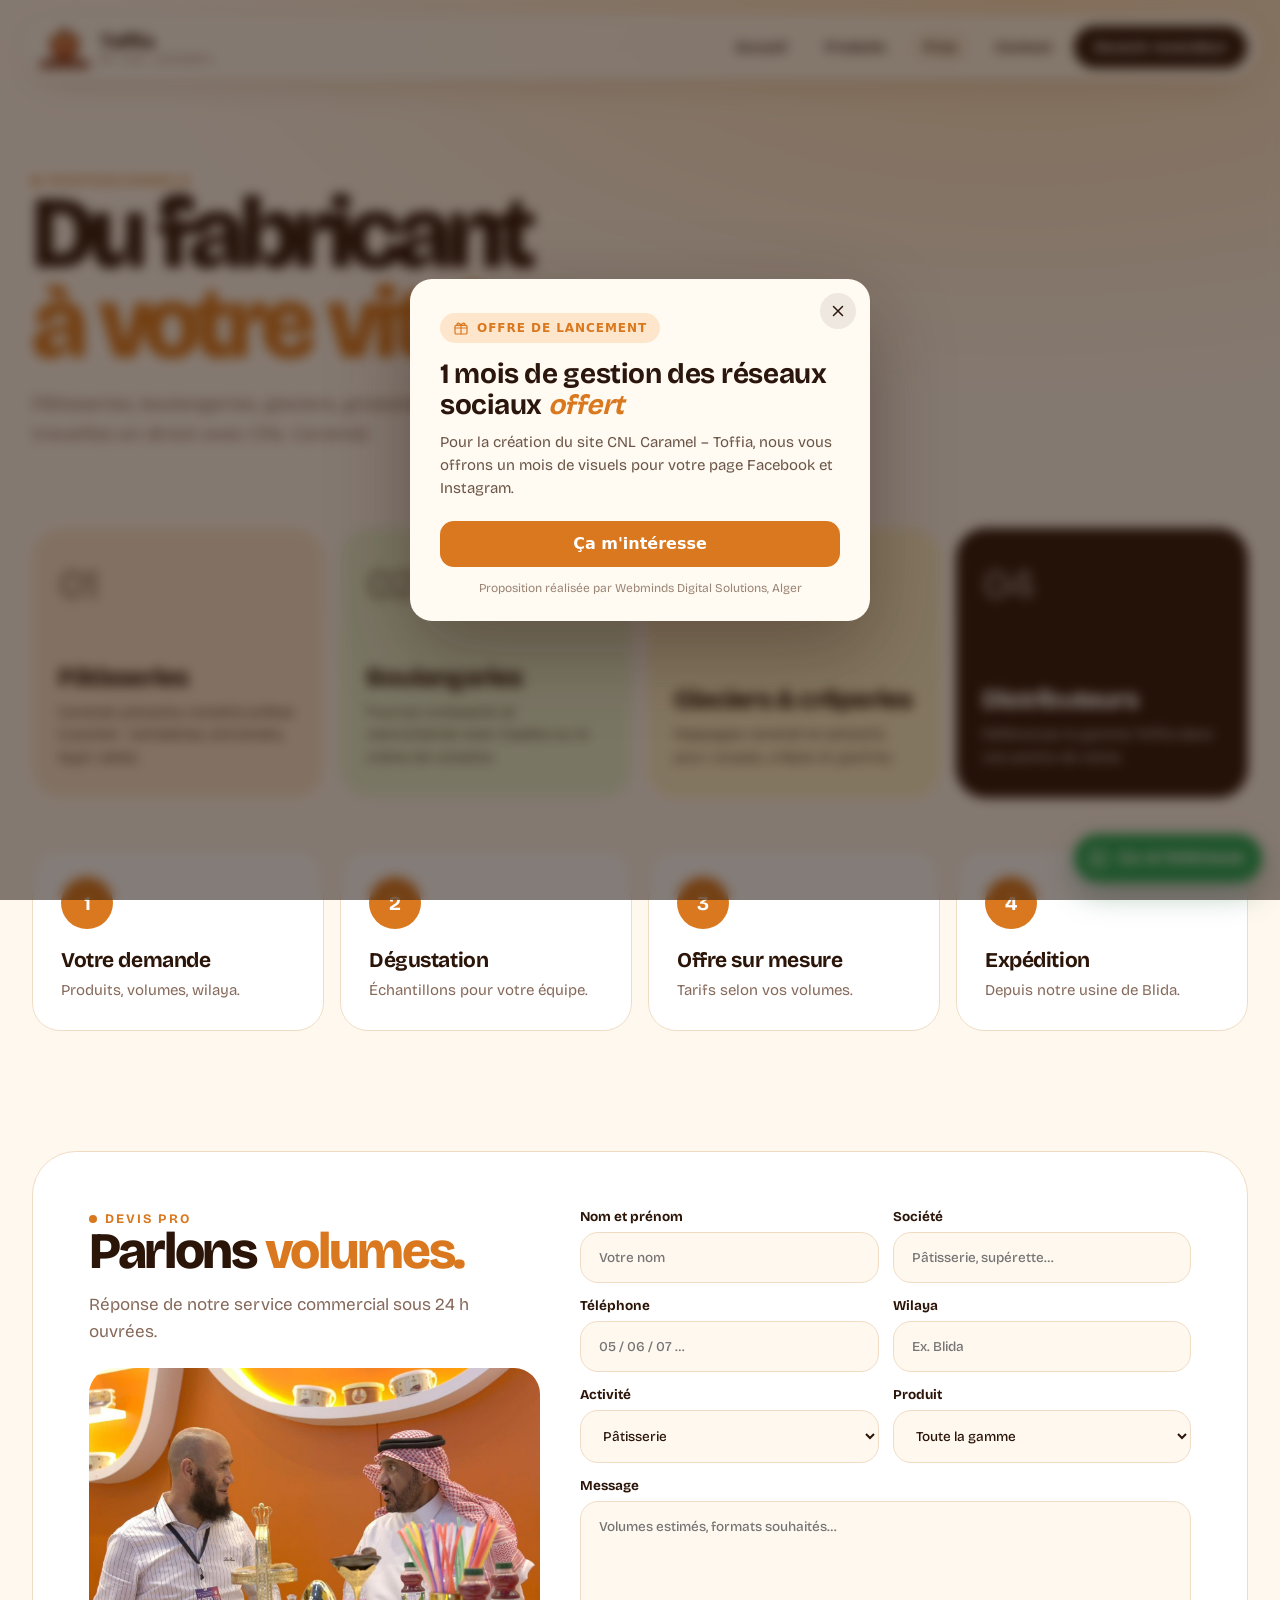
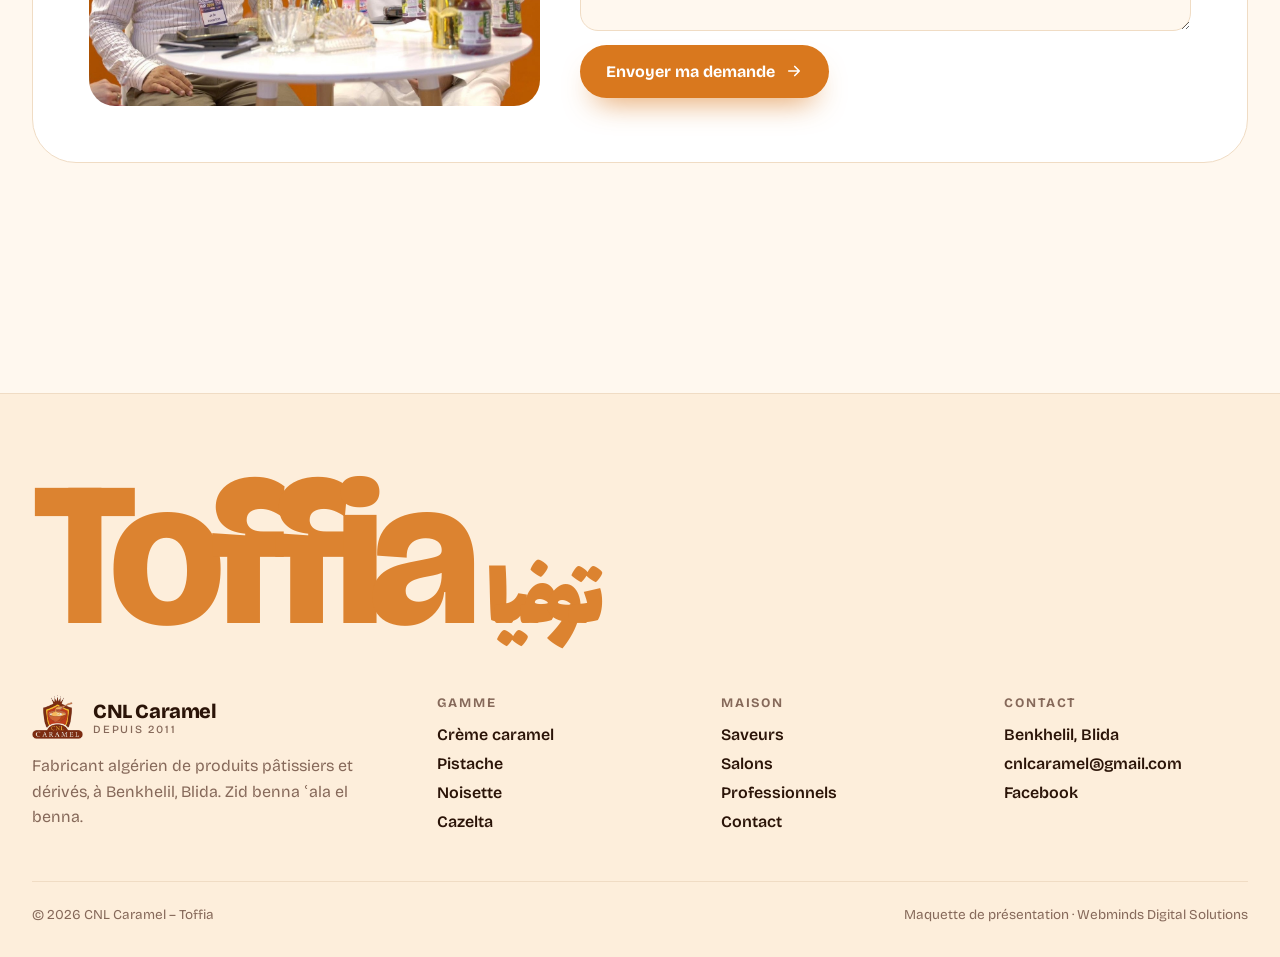
<file: v2/professionnels.html>
<!doctype html><html lang="fr" data-version="v2"><head><meta charset="utf-8"><meta name="viewport" content="width=device-width,initial-scale=1"><meta name="robots" content="noindex,nofollow,noarchive,noimageindex"><title>CNL Caramel</title><link rel="icon" href="../assets/img/favicon.png"><link rel="preconnect" href="https://fonts.googleapis.com"><link rel="preconnect" href="https://fonts.gstatic.com" crossorigin><link href="https://fonts.googleapis.com/css2?family=Bricolage+Grotesque:opsz,wght@12..96,400..800&family=Lalezar&family=Tajawal:wght@500;700&display=swap" rel="stylesheet"><link rel="stylesheet" href="../assets/css/common.css"><link rel="stylesheet" href="assets/v2.css"></head><body><header class="hd"><div class="bar"><a class="logo" href="index.html"><img src="../assets/img/logo.png" alt="CNL Caramel"><span>Toffia<small>by CNL Caramel</small></span></a><nav class="nav"><a href="index.html">Accueil</a><a href="produits.html">Produits</a><a href="professionnels.html" class="on">Pros</a><a href="contact.html">Contact</a><a class="cta" href="professionnels.html#devis">Devenir revendeur</a></nav><button class="burger" data-burger aria-label="Menu"><i></i><i></i><i></i></button></div></header><main><section class="phd"><div class="wrap"><span class="eyebrow">Professionnels</span><h1>Du fabricant<br><em>à votre vitrine.</em></h1><p>Pâtisseries, boulangeries, glaciers, grossistes et supérettes : travaillez en direct avec CNL Caramel.</p></div></section><section class="sec" style="padding-top:20px"><div class="wrap"><div class="cards4"><div class="c4 pop" style="background:#fbe7cf"><span class="em">01</span><div><h3>Pâtisseries</h3><p>Caramel, pistache, noisette prêtes à pocher : tartelettes, entremets, layer cakes.</p></div></div><div class="c4 pop" style="background:#e9f2d3;transition-delay:.08s"><span class="em">02</span><div><h3>Boulangeries</h3><p>Fourrez croissants et viennoiseries avec Cazelta ou la crème de noisette.</p></div></div><div class="c4 pop" style="background:#fdf1c9;transition-delay:.16s"><span class="em">03</span><div><h3>Glaciers & crêperies</h3><p>Nappages caramel et pistache pour coupes, crêpes et gaufres.</p></div></div><div class="c4 pop" style="background:#2b1408;color:#fff;transition-delay:.24s"><span class="em">04</span><div><h3>Distributeurs</h3><p>Référencez la gamme Toffia dans vos points de vente.</p></div></div></div><div class="tl"><div class="pop"><b>1</b><h4>Votre demande</h4><p>Produits, volumes, wilaya.</p></div><div class="pop"><b>2</b><h4>Dégustation</h4><p>Échantillons pour votre équipe.</p></div><div class="pop"><b>3</b><h4>Offre sur mesure</h4><p>Tarifs selon vos volumes.</p></div><div class="pop"><b>4</b><h4>Expédition</h4><p>Depuis notre usine de Blida.</p></div></div></div></section><section class="sec" id="devis" style="padding-top:0"><div class="wrap"><div class="fbox pop"><div class="side"><span class="eyebrow">Devis pro</span><h2>Parlons <em>volumes.</em></h2><p>Réponse de notre service commercial sous 24 h ouvrées.</p><img src="../assets/img/expo-b2b.jpg" alt=""></div><form class="f" data-demo><label>Nom et prénom<input required placeholder="Votre nom"></label> <label>Société<input placeholder="Pâtisserie, supérette…"></label> <label>Téléphone<input required type="tel" placeholder="05 / 06 / 07 …"></label> <label>Wilaya<input placeholder="Ex. Blida"></label> <label>Activité<select><option>Pâtisserie</option><option>Boulangerie</option><option>Glacier / crêperie</option><option>Distributeur / grossiste</option><option>Supérette / supermarché</option><option>Autre</option></select></label> <label>Produit<select name="produit"><option value="">Toute la gamme</option></select></label> <label class="full">Message<textarea placeholder="Volumes estimés, formats souhaités…"></textarea></label> <button class="btn btn-car" type="submit">Envoyer ma demande <svg viewBox="0 0 24 24" fill="none" stroke="currentColor" stroke-width="2.2" stroke-linecap="round" stroke-linejoin="round"><path d="M5 12h14M13 6l6 6-6 6"/></svg></button><p class="f-ok" hidden>Merci ! Demande envoyée. (Démonstration : le formulaire sera relié à votre e-mail.)</p></form></div></div></section></main><footer class="ft"><div class="wrap"><div class="huge">Toffia<span class="ar" style="font-size:.5em;margin-left:.2em">توفيا</span></div><div class="cols"><div><a class="logo" href="index.html"><img src="../assets/img/logo.png" alt=""><span>CNL Caramel<small>depuis 2011</small></span></a><p>Fabricant algérien de produits pâtissiers et dérivés, à Benkhelil, Blida. Zid benna ʿala el benna.</p></div><div><h4>Gamme</h4><ul><li><a href="produits.html?produit=caramel">Crème caramel</a></li><li><a href="produits.html?produit=pistache">Pistache</a></li><li><a href="produits.html?produit=noisette">Noisette</a></li><li><a href="produits.html?produit=cazelta">Cazelta</a></li></ul></div><div><h4>Maison</h4><ul><li><a href="index.html#saveurs">Saveurs</a></li><li><a href="index.html#salons">Salons</a></li><li><a href="professionnels.html">Professionnels</a></li><li><a href="contact.html">Contact</a></li></ul></div><div><h4>Contact</h4><ul><li>Benkhelil, Blida</li><li><a href="mailto:cnlcaramel@gmail.com">cnlcaramel@gmail.com</a></li><li><a href="https://www.facebook.com/CNLcaramel" target="_blank" rel="noopener">Facebook</a></li></ul></div></div><div class="bot"><span>© 2026 CNL Caramel – Toffia</span><span>Maquette de présentation · Webminds Digital Solutions</span></div></div></footer><script src="../assets/js/data.js"></script><script src="assets/v2.js"></script><script src="../assets/js/common.js"></script></body></html>
</file>
<file: assets/css/common.css>
.pm-ov,.wm-ov{position:fixed;inset:0;z-index:200;display:flex;align-items:center;justify-content:center;padding:18px;background:rgba(32,18,10,.55);backdrop-filter:blur(6px);-webkit-backdrop-filter:blur(6px);opacity:0;visibility:hidden;transition:opacity .35s,visibility .35s}.pm-ov.on,.wm-ov.on{opacity:1;visibility:visible}.wm-box{position:relative;width:min(460px,100%);background:#fffaf2;color:#2a160c;border-radius:22px;padding:34px 30px 26px;box-shadow:0 30px 80px rgba(40,18,6,.35);transform:translateY(18px) scale(.97);transition:transform .45s cubic-bezier(.2,.9,.25,1.15)}.wm-ov.on .wm-box{transform:none}.pm-x,.wm-x{position:absolute;top:14px;right:14px;width:36px;height:36px;border:0;border-radius:50%;background:rgba(60,30,14,.08);color:inherit;cursor:pointer;display:grid;place-items:center}.pm-x svg,.wm-x svg{width:18px;height:18px}.wm-badge{display:inline-flex;align-items:center;gap:8px;padding:7px 13px;border-radius:99px;background:var(--wm-soft,#fbe7cf);color:var(--wm-accent,#b5651d);font:600 12px/1 system-ui,sans-serif;letter-spacing:.08em;text-transform:uppercase}.wm-badge svg{width:16px;height:16px}.wm-box h3{font-family:var(--wm-head,Georgia,serif);font-size:28px;line-height:1.1;margin:16px 0 10px;letter-spacing:-.01em}.wm-box h3 em{font-style:italic;color:var(--wm-accent,#b5651d)}.wm-box p{font-size:15px;line-height:1.55;color:#6b5546;margin-bottom:20px}.wm-box small{display:block;margin-top:14px;font-size:12px;color:#9a8574;text-align:center}.wm-btn{width:100%;display:flex;align-items:center;justify-content:center;gap:10px;border:0;cursor:pointer;padding:15px 20px;border-radius:14px;background:var(--wm-accent,#b5651d);color:#fff;font:600 16px/1 system-ui,sans-serif;transition:transform .2s,filter .2s}.wm-btn:hover{transform:translateY(-2px);filter:brightness(1.06)}.wm-btn svg{width:20px;height:20px}.wm-wa{background:#1fa855}.wm-opts{display:grid;gap:10px;margin-bottom:18px}.wm-opt{display:block;cursor:pointer}.wm-opt input{position:absolute;opacity:0}.wm-opt span{display:flex;justify-content:space-between;align-items:center;padding:14px 16px;border:1.5px solid #ead9c4;border-radius:14px;transition:.2s}.wm-opt i{font-style:normal;color:#9a8574;font-size:14px}.wm-opt input:checked+span{border-color:var(--wm-accent,#b5651d);background:var(--wm-soft,#fbe7cf)}.wm-fab{position:fixed;right:18px;bottom:18px;z-index:150;display:flex;align-items:center;gap:9px;padding:13px 18px 13px 14px;border:0;border-radius:99px;background:#1fa855;color:#fff;font:600 15px/1 system-ui,sans-serif;cursor:pointer;box-shadow:0 12px 30px rgba(20,90,45,.35);transition:transform .25s}.wm-fab:hover{transform:translateY(-3px)}.wm-fab svg{width:22px;height:22px}.pm-box{position:relative;width:min(980px,100%);max-height:calc(100vh - 36px);overflow:auto;background:#fffaf3;color:#2a160c;border-radius:24px;box-shadow:0 30px 90px rgba(40,18,6,.4);transform:translateY(24px);transition:transform .45s cubic-bezier(.2,.9,.25,1)}.pm-ov.on .pm-box{transform:none}html.pm-lock{overflow:hidden}.pm-in{display:grid;grid-template-columns:1.05fr 1fr}.pm-media{background:var(--tint,#f4e7d6);padding:22px;display:flex;flex-direction:column;gap:12px}.pm-main{border-radius:16px;overflow:hidden;aspect-ratio:1/1;background:#fff}.pm-main img{width:100%;height:100%;object-fit:cover}.pm-thumbs{display:flex;gap:10px}.pm-thumbs button{width:70px;height:70px;padding:0;border:2px solid transparent;border-radius:12px;overflow:hidden;cursor:pointer;background:0 0;opacity:.7;transition:.2s}.pm-thumbs button.on{border-color:#2a160c;opacity:1}.pm-thumbs img{width:100%;height:100%;object-fit:cover}.pm-txt{padding:38px 34px 30px}.pm-cat{font:700 12px/1 system-ui,sans-serif;letter-spacing:.12em;text-transform:uppercase}.pm-txt h3{font-family:var(--wm-head,Georgia,serif);font-size:32px;line-height:1.05;margin:12px 0 4px}.pm-ar{font-family:Tajawal,system-ui,sans-serif;font-size:20px;color:#9a7a62;margin-bottom:14px;text-align:left}.pm-txt>p{font-size:15.5px;line-height:1.6;color:#5d4636}.pm-uses{display:flex;flex-wrap:wrap;gap:8px;margin:18px 0}.pm-uses span{padding:7px 12px;border-radius:99px;background:#f3e6d6;font-size:13px;font-weight:600}.pm-specs{border-top:1px solid #ecdcc8;margin-bottom:22px}.pm-specs div{display:flex;justify-content:space-between;gap:16px;padding:11px 0;border-bottom:1px solid #ecdcc8;font-size:14px}.pm-specs dt{color:#9a8574}.pm-specs dd{font-weight:600;text-align:right}.pm-cta{display:flex;flex-wrap:wrap;gap:12px;align-items:center}.pm-btn{display:inline-flex;align-items:center;gap:8px;padding:14px 20px;border-radius:12px;background:#2a160c;color:#fff;font-weight:600;font-size:15px}.pm-btn svg{width:18px;height:18px}.pm-tel{font-size:14px;color:#7c5f4a;text-decoration:underline}@media (max-width:760px){.pm-in{grid-template-columns:1fr}.pm-txt{padding:24px 20px}.pm-txt h3{font-size:26px}.wm-box{padding:28px 20px 22px}.wm-box h3{font-size:24px}.wm-fab span{display:none}.wm-fab{padding:14px}}.hide{display:none!important}.rv{opacity:0;transform:translateY(26px);transition:opacity .8s,transform .8s cubic-bezier(.2,.8,.2,1)}.rv.in{opacity:1;transform:none}@media (prefers-reduced-motion:reduce){.rv{opacity:1;transform:none;transition:none}}
</file>
<file: v1/assets/v1.css>
:root{--paper:#f6eee2;--paper2:#efe3d1;--cream:#fffaf2;--cocoa:#3a1d10;--cocoa2:#5b2f1a;--caramel:#b9681f;--gold:#d9a35a;--mut:#7d6554;--line:#e2d2bc;--wm-accent:#b9681f;--wm-soft:#f6e3cb;--wm-head:'Gloock',Georgia,serif}*{box-sizing:border-box;margin:0;padding:0}html{scroll-behavior:smooth}body{font-family:Outfit,system-ui,sans-serif;background:var(--paper);color:var(--cocoa);-webkit-font-smoothing:antialiased;overflow-x:hidden;font-size:16px}img{display:block;max-width:100%;-webkit-user-drag:none;user-select:none}a{color:inherit;text-decoration:none}button{font:inherit}.wrap{max-width:1240px;margin:0 auto;padding:0 32px}.ar{font-family:Tajawal,system-ui,sans-serif}h1,h2,h3{font-family:Gloock,Georgia,serif;font-weight:400;letter-spacing:-.01em}.top{background:var(--cocoa);color:#e9d7c2;font-size:13px}.top .wrap{display:flex;justify-content:space-between;gap:20px;padding-top:9px;padding-bottom:9px}.top span{display:inline-flex;gap:18px;flex-wrap:wrap}.top b{color:var(--gold);font-weight:600}header.hd{position:sticky;top:0;z-index:90;background:rgba(246,238,226,.92);backdrop-filter:blur(10px);-webkit-backdrop-filter:blur(10px);border-bottom:1px solid var(--line)}.hd .wrap{display:flex;align-items:center;justify-content:space-between;height:84px;gap:24px}.brand{display:flex;align-items:center;gap:12px}.brand img{height:58px;width:auto}.brand b{display:block;font-family:Gloock,serif;font-weight:400;font-size:22px;line-height:1}.brand small{display:block;font-size:11px;letter-spacing:.2em;text-transform:uppercase;color:var(--mut);margin-top:4px}.nav{display:flex;align-items:center;gap:30px;font-size:15px;font-weight:500}.nav a{position:relative;padding:6px 0}.nav a::after{content:"";position:absolute;left:0;right:100%;bottom:0;height:2px;background:var(--caramel);transition:right .3s}.nav a.on::after,.nav a:hover::after{right:0}.nav .cta{padding:12px 20px;border-radius:999px;background:var(--cocoa);color:#fff}.nav .cta::after{display:none}.burger{display:none;width:44px;height:44px;border:1px solid var(--line);border-radius:12px;background:var(--cream);cursor:pointer}.burger i{display:block;width:18px;height:2px;background:var(--cocoa);margin:4px auto}.btn{display:inline-flex;align-items:center;gap:10px;padding:16px 26px;border-radius:999px;font-weight:600;font-size:15.5px;transition:transform .25s,box-shadow .25s,background .25s}.btn svg{width:18px;height:18px}.btn-dark{background:var(--cocoa);color:#fff}.btn-dark:hover{transform:translateY(-2px);box-shadow:0 14px 30px rgba(58,29,16,.25)}.btn-line{border:1.5px solid var(--cocoa)}.btn-line:hover{background:var(--cocoa);color:#fff}.btn-car{background:var(--caramel);color:#fff}.hero{padding:64px 0 80px;position:relative}.hero .wrap{display:grid;grid-template-columns:1.02fr 1fr;gap:60px;align-items:center}.kick{display:inline-flex;align-items:center;gap:10px;font-size:13px;font-weight:600;letter-spacing:.18em;text-transform:uppercase;color:var(--caramel)}.kick::before{content:"";width:34px;height:1.5px;background:currentColor}.hero h1{font-size:clamp(44px,5.4vw,76px);line-height:1.02;margin:22px 0 20px}.hero h1 em{font-style:italic;color:var(--caramel)}.hero p.lead{font-size:18.5px;line-height:1.6;color:var(--mut);max-width:520px}.hero .ar-line{font-size:24px;color:var(--cocoa2);margin-top:16px}.hero .acts{display:flex;gap:14px;flex-wrap:wrap;margin-top:34px}.hero-img{position:relative}.hero-img .frame{border-radius:240px 240px 26px 26px;overflow:hidden;aspect-ratio:4/4.4;box-shadow:0 40px 80px -30px rgba(58,29,16,.45);border:8px solid var(--cream)}.hero-img .frame img{width:100%;height:100%;object-fit:cover}.hero-img .seal{position:absolute;left:-34px;bottom:46px;width:128px;height:128px;border-radius:50%;background:var(--cocoa);color:#f6e3cb;display:grid;place-items:center;text-align:center;font-size:12px;letter-spacing:.14em;text-transform:uppercase;line-height:1.3;box-shadow:0 18px 40px rgba(58,29,16,.35)}.hero-img .seal b{display:block;font-family:Gloock,serif;font-size:34px;letter-spacing:0;color:var(--gold);font-weight:400}.hero-img .new{position:absolute;right:-18px;top:42px;background:var(--cream);border-radius:18px;padding:12px 14px;display:flex;gap:12px;align-items:center;box-shadow:0 18px 40px rgba(58,29,16,.18);max-width:250px}.hero-img .new img{width:56px;height:56px;border-radius:12px;object-fit:cover}.hero-img .new small{display:block;font-size:11px;font-weight:700;letter-spacing:.12em;text-transform:uppercase;color:var(--caramel)}.hero-img .new b{font-size:15px}.stats{background:var(--cocoa);color:#f3e4d2}.stats .wrap{display:grid;grid-template-columns:repeat(4,1fr)}.stat{padding:38px 26px;border-left:1px solid rgba(255,255,255,.1)}.stat:first-child{border-left:0}.stat b{display:block;font-family:Gloock,serif;font-weight:400;font-size:46px;color:var(--gold);line-height:1}.stat span{display:block;margin-top:10px;font-size:14.5px;color:#cdb7a0}section.sec{padding:96px 0}.sec-h{display:flex;justify-content:space-between;align-items:end;gap:30px;margin-bottom:46px;flex-wrap:wrap}.sec-h h2{font-size:clamp(34px,3.8vw,52px);line-height:1.05;margin-top:14px;max-width:640px}.sec-h h2 em{font-style:italic;color:var(--caramel)}.sec-h p{max-width:420px;color:var(--mut);line-height:1.6}.cats{display:grid;grid-template-columns:repeat(3,1fr);gap:22px}.catc{position:relative;border-radius:22px;overflow:hidden;aspect-ratio:4/4.6;background:var(--paper2);color:#fff;display:flex;align-items:flex-end}.catc img{position:absolute;inset:0;width:100%;height:100%;object-fit:cover;transition:transform .9s cubic-bezier(.2,.8,.2,1)}.catc::after{content:"";position:absolute;inset:0;background:linear-gradient(180deg,rgba(30,14,6,0) 40%,rgba(30,14,6,.82))}.catc:hover img{transform:scale(1.06)}.catc div{position:relative;z-index:1;padding:26px}.catc small{font-size:12px;letter-spacing:.16em;text-transform:uppercase;color:var(--gold);font-weight:600}.catc h3{font-size:30px;margin:6px 0 4px}.catc p{font-size:14.5px;color:#ead9c5}.filters{display:flex;gap:10px;flex-wrap:wrap;margin-bottom:34px}.filters button{padding:11px 18px;border-radius:999px;border:1.5px solid var(--line);background:var(--cream);cursor:pointer;font-weight:500;transition:.2s}.filters button.on,.filters button:hover{background:var(--cocoa);border-color:var(--cocoa);color:#fff}.grid{display:grid;grid-template-columns:repeat(4,1fr);gap:22px}.pc{background:var(--cream);border-radius:20px;overflow:hidden;border:1px solid var(--line);display:flex;flex-direction:column;cursor:pointer;transition:transform .35s,box-shadow .35s}.pc:hover{transform:translateY(-6px);box-shadow:0 26px 50px -24px rgba(58,29,16,.35)}.pc .ph{position:relative;aspect-ratio:1/1;overflow:hidden;background:var(--tint)}.pc .ph img{width:100%;height:100%;object-fit:cover;transition:transform .8s}.pc:hover .ph img{transform:scale(1.05)}.pc .nw{position:absolute;top:14px;left:14px;padding:6px 11px;border-radius:99px;background:var(--cocoa);color:#fff;font-size:11.5px;font-weight:700;letter-spacing:.1em;text-transform:uppercase}.pc .tx{padding:20px 20px 22px;display:flex;flex-direction:column;gap:6px;flex:1}.pc small{font-size:12px;font-weight:600;letter-spacing:.12em;text-transform:uppercase}.pc h3{font-size:22px;line-height:1.15}.pc .ar{color:var(--mut);font-size:16px}.pc .more{margin-top:auto;padding-top:12px;display:flex;align-items:center;gap:8px;font-size:14px;font-weight:600;color:var(--cocoa2)}.pc .more svg{width:16px;height:16px;transition:transform .25s}.pc:hover .more svg{transform:translateX(4px)}.pc-cta{background:var(--cocoa);color:#f3e4d2;padding:30px 26px;justify-content:flex-end;gap:12px;border-color:var(--cocoa);min-height:100%;background-image:radial-gradient(360px 260px at 100% 0,rgba(217,163,90,.35),transparent)}.pc-cta h3{color:#fff;font-size:28px}.pc-cta p{color:#cdb7a0;font-size:14.5px;line-height:1.55}.pc-cta .ar{color:var(--gold);font-size:18px}.pc-cta .more{color:var(--gold)}.sf{background:var(--cream);border-top:1px solid var(--line);border-bottom:1px solid var(--line)}.sf .wrap{display:grid;grid-template-columns:1fr 1.05fr;gap:70px;align-items:center}.sf-img{position:relative}.sf-img img{border-radius:26px;width:100%;aspect-ratio:1/1.05;object-fit:cover}.sf-img .tag{position:absolute;right:-20px;bottom:30px;background:var(--caramel);color:#fff;padding:18px 22px;border-radius:18px;font-family:Gloock,serif;font-size:22px;line-height:1.2;box-shadow:0 18px 40px rgba(185,104,31,.35)}.sf h2{font-size:clamp(34px,3.6vw,50px);line-height:1.06;margin:14px 0 18px}.sf h2 em{font-style:italic;color:var(--caramel)}.sf p.lead{color:var(--mut);line-height:1.65;font-size:17px}.pts{display:grid;grid-template-columns:1fr 1fr;gap:22px 30px;margin-top:34px}.pt{border-top:1.5px solid var(--cocoa);padding-top:14px}.pt b{font-family:Gloock,serif;font-weight:400;font-size:21px;display:block;margin-bottom:6px}.pt span{color:var(--mut);font-size:14.5px;line-height:1.55}.news{display:grid;grid-template-columns:.9fr 1.1fr;gap:0;border-radius:28px;overflow:hidden;background:var(--cocoa);color:#f3e4d2}.news .im{background:#efe5d8}.news .im img{width:100%;height:100%;object-fit:cover}.news .tx{padding:56px 52px;display:flex;flex-direction:column;justify-content:center}.news .date{display:inline-flex;align-self:flex-start;padding:8px 14px;border-radius:99px;background:rgba(217,163,90,.16);color:var(--gold);font-size:13px;font-weight:600;letter-spacing:.06em}.news h2{font-size:clamp(32px,3.4vw,46px);line-height:1.08;margin:18px 0 14px;color:#fff}.news h2 em{color:var(--gold);font-style:italic}.news p{color:#cdb7a0;line-height:1.65;margin-bottom:28px}.news .btn{align-self:flex-start;background:var(--gold);color:var(--cocoa)}.gal{display:grid;grid-template-columns:repeat(4,1fr);grid-auto-rows:220px;gap:14px}.gal figure{border-radius:18px;overflow:hidden;position:relative}.gal figure:first-child{grid-column:span 2;grid-row:span 2}.gal figure:nth-child(6),.gal figure:nth-child(7){grid-column:span 2}.gal img{width:100%;height:100%;object-fit:cover;transition:transform .9s}.gal figure:hover img{transform:scale(1.05)}.band{background:linear-gradient(120deg,var(--caramel),#9a5317);color:#fff;border-radius:28px;padding:60px 56px;display:grid;grid-template-columns:1.3fr 1fr;gap:40px;align-items:center;position:relative;overflow:hidden}.band::after{content:"";position:absolute;right:-80px;top:-80px;width:320px;height:320px;border-radius:50%;border:44px solid rgba(255,255,255,.08)}.band h2{font-size:clamp(30px,3.2vw,44px);line-height:1.08}.band p{color:#fbe7cf;margin-top:12px;line-height:1.6}.band .acts{display:flex;gap:12px;flex-wrap:wrap;justify-content:flex-end;position:relative;z-index:1}.band .btn-dark{background:var(--cocoa)}.band .btn-w{background:#fff;color:var(--cocoa)}.ph-head{padding:70px 0 54px;border-bottom:1px solid var(--line);background:radial-gradient(800px 300px at 85% 0,rgba(217,163,90,.22),transparent)}.ph-head h1{font-size:clamp(42px,5vw,68px);line-height:1.03;margin-top:16px;max-width:820px}.ph-head h1 em{color:var(--caramel);font-style:italic}.ph-head p{margin-top:16px;color:var(--mut);font-size:18px;max-width:640px;line-height:1.6}.crumb{font-size:13px;color:var(--mut)}.crumb a{text-decoration:underline}.aud{display:grid;grid-template-columns:repeat(4,1fr);gap:18px}.au{background:var(--cream);border:1px solid var(--line);border-radius:20px;padding:28px 24px}.au i{display:grid;place-items:center;width:52px;height:52px;border-radius:14px;background:var(--wm-soft);color:var(--caramel);font-style:normal;font-family:Gloock,serif;font-size:22px;margin-bottom:18px}.au h3{font-size:22px;margin-bottom:8px}.au p{color:var(--mut);font-size:14.5px;line-height:1.6}.steps{display:grid;grid-template-columns:repeat(4,1fr);gap:0;counter-reset:s;border-top:1.5px solid var(--cocoa)}.step{padding:26px 24px 0 0;counter-increment:s}.step::before{content:"0" counter(s);font-family:Gloock,serif;font-size:40px;color:var(--caramel);display:block;margin-bottom:10px}.step b{display:block;font-size:18px;margin-bottom:6px}.step span{color:var(--mut);font-size:14.5px;line-height:1.55}.formbox{display:grid;grid-template-columns:.9fr 1.1fr;gap:50px;background:var(--cream);border:1px solid var(--line);border-radius:28px;padding:50px}.formbox h2{font-size:40px;line-height:1.06}.formbox h2 em{font-style:italic;color:var(--caramel)}.formbox .side p{color:var(--mut);line-height:1.6;margin:14px 0 24px}.formbox ul{list-style:none;display:grid;gap:12px}.formbox li{display:flex;gap:10px;font-size:15px}.formbox li::before{content:"✓";color:var(--caramel);font-weight:700}form.f{display:grid;grid-template-columns:1fr 1fr;gap:14px}form.f label{display:grid;gap:7px;font-size:13px;font-weight:600;color:var(--cocoa2)}form.f .full{grid-column:1/-1}form.f input,form.f select,form.f textarea{width:100%;padding:14px 15px;border-radius:12px;border:1.5px solid var(--line);background:#fff;font:inherit;font-weight:400;color:var(--cocoa);outline:0;transition:border .2s}form.f input:focus,form.f select:focus,form.f textarea:focus{border-color:var(--caramel)}form.f textarea{min-height:120px;resize:vertical}form.f button{grid-column:1/-1;justify-self:start;border:0;cursor:pointer}.f-ok{grid-column:1/-1;padding:14px 16px;border-radius:12px;background:#e7f3df;color:#2f5d1a;font-weight:600}.ct{display:grid;grid-template-columns:1fr 1.2fr;gap:30px}.ct-card{background:var(--cocoa);color:#f3e4d2;border-radius:26px;padding:44px 40px;display:flex;flex-direction:column;gap:26px}.ct-card h2{color:#fff;font-size:36px}.ct-card dl div{border-top:1px solid rgba(255,255,255,.12);padding:16px 0}.ct-card dt{font-size:12px;letter-spacing:.14em;text-transform:uppercase;color:var(--gold);margin-bottom:6px}.ct-card dd{font-size:17px}.map{border-radius:26px;overflow:hidden;min-height:440px;border:1px solid var(--line);background:var(--paper2)}.map iframe{width:100%;height:100%;min-height:440px;border:0;filter:sepia(.25) saturate(.9)}footer.ft{margin-top:96px;background:#2a140a;color:#cdb7a0;padding:70px 0 30px}.ft .cols{display:grid;grid-template-columns:1.4fr 1fr 1fr 1fr;gap:40px}.ft .brand b{color:#fff}.ft .brand small{color:#a88b73}.ft p{line-height:1.6;margin-top:16px;font-size:14.5px;max-width:320px}.ft h4{color:#fff;font-weight:600;font-size:14px;letter-spacing:.12em;text-transform:uppercase;margin-bottom:16px}.ft ul{list-style:none;display:grid;gap:10px;font-size:14.5px}.ft a:hover{color:var(--gold)}.ft .bot{margin-top:50px;padding-top:24px;border-top:1px solid rgba(255,255,255,.08);display:flex;justify-content:space-between;gap:20px;font-size:13px;flex-wrap:wrap}@media (max-width:1060px){.grid{grid-template-columns:repeat(3,1fr)}.aud{grid-template-columns:repeat(2,1fr)}.steps{grid-template-columns:repeat(2,1fr);gap:20px}.ft .cols{grid-template-columns:1fr 1fr}}@media (max-width:900px){.nav{position:fixed;inset:84px 0 auto 0;flex-direction:column;align-items:stretch;gap:0;background:var(--cream);border-bottom:1px solid var(--line);padding:10px 24px 24px;transform:translateY(-20px);opacity:0;visibility:hidden;transition:.35s;z-index:80}.nav a{padding:14px 0;border-bottom:1px solid var(--line)}.nav .cta{margin-top:14px;text-align:center;border:0}body.nav-open .nav{transform:none;opacity:1;visibility:visible}.burger{display:block}.band,.ct,.formbox,.hero .wrap,.news,.sf .wrap{grid-template-columns:1fr}.hero-img .seal{left:10px;width:104px;height:104px}.hero-img .new{right:8px}.stats .wrap{grid-template-columns:repeat(2,1fr)}.stat:nth-child(3){border-left:0}.cats{grid-template-columns:1fr}.catc{aspect-ratio:16/11}.grid{grid-template-columns:repeat(2,1fr)}.gal{grid-template-columns:repeat(2,1fr);grid-auto-rows:170px}.gal figure:nth-child(6),.gal figure:nth-child(7){grid-column:span 1}.gal figure:nth-child(7){display:none}.band .acts{justify-content:flex-start}.sf-img .tag{right:10px}.top .wrap>span:last-child{display:none}}@media (max-width:560px){.wrap{padding:0 16px}.brand small{display:none}.brand img{height:48px}section.sec{padding:66px 0}.grid{grid-template-columns:1fr 1fr;gap:12px}.pc .tx{padding:14px}.pc h3{font-size:17px}.pc .ar{font-size:14px}.pts{grid-template-columns:1fr}.band,.ct-card,.formbox,.news .tx{padding:34px 22px}.aud,.ft .cols,.steps,form.f{grid-template-columns:1fr}.stat{padding:26px 14px}.stat b{font-size:36px}}
</file>
<file: v2/assets/v2.css>
:root{--bg:#fff8ef;--bg2:#fdeedb;--ink:#2b1408;--mut:#86695a;--car:#d9781e;--car2:#f2a43a;--line:#f0dcc4;--c:#d9781e;--t:#fbe7cf;--wm-accent:#d9781e;--wm-soft:#fde6cc;--wm-head:'Bricolage Grotesque',system-ui,sans-serif}*{box-sizing:border-box;margin:0;padding:0}html{scroll-behavior:smooth}body{font-family:'Bricolage Grotesque',system-ui,sans-serif;background:var(--bg);color:var(--ink);-webkit-font-smoothing:antialiased;overflow-x:hidden}img{display:block;max-width:100%;-webkit-user-drag:none;user-select:none}a{color:inherit;text-decoration:none}button{font:inherit;cursor:pointer}.wrap{max-width:1280px;margin:0 auto;padding:0 32px}.ar{font-family:Lalezar,Tajawal,system-ui,sans-serif;font-weight:400}.ar2{font-family:Tajawal,system-ui,sans-serif;font-weight:700}.hd{position:fixed;top:14px;left:0;right:0;z-index:90;transition:top .3s}.hd .bar{max-width:1240px;margin:0 auto;display:flex;align-items:center;justify-content:space-between;gap:20px;padding:10px 12px 10px 18px;border-radius:999px;background:rgba(255,250,243,.78);backdrop-filter:blur(14px) saturate(1.4);-webkit-backdrop-filter:blur(14px) saturate(1.4);border:1px solid rgba(240,220,196,.9);box-shadow:0 10px 40px -18px rgba(120,60,10,.35)}.logo{display:flex;align-items:center;gap:10px;font-weight:800;font-size:20px;letter-spacing:-.02em}.logo img{height:44px;width:auto}.logo small{display:block;font-weight:500;font-size:11px;letter-spacing:.16em;text-transform:uppercase;color:var(--mut)}.nav{display:flex;align-items:center;gap:6px;font-weight:600;font-size:15px}.nav a{padding:10px 16px;border-radius:999px;transition:background .25s}.nav a.on,.nav a:hover{background:var(--bg2)}.nav .cta{background:var(--ink);color:#fff;padding:12px 20px}.nav .cta:hover{background:var(--car)}.burger{display:none;width:46px;height:46px;border-radius:50%;border:0;background:var(--ink)}.burger i{display:block;width:18px;height:2px;background:#fff;margin:4px auto;border-radius:2px}.btn{display:inline-flex;align-items:center;gap:10px;padding:17px 26px;border-radius:999px;font-weight:700;font-size:16px;transition:transform .3s cubic-bezier(.2,.9,.3,1.4),box-shadow .3s,background .3s}.btn svg{width:18px;height:18px;transition:transform .3s}.btn:hover{transform:translateY(-3px)}.btn:hover svg{transform:translateX(4px)}.btn-ink{background:var(--ink);color:#fff;box-shadow:0 16px 30px -14px rgba(43,20,8,.6)}.btn-car{background:var(--car);color:#fff;box-shadow:0 16px 30px -14px rgba(217,120,30,.8)}.btn-ghost{background:#fff;border:1.5px solid var(--line)}.hero{position:relative;min-height:100vh;padding:150px 0 70px;overflow:hidden;background:radial-gradient(1100px 600px at 50% 0,#fde2bd 0,rgba(253,226,189,0) 70%),var(--bg)}.drip{position:absolute;top:0;left:0;width:100%;height:120px;color:#e8902c;z-index:0}.drip path{animation:7s ease-in-out infinite alternate drip}@keyframes drip{to{transform:translateY(10px) scaleY(1.06)}}.hero .wrap{position:relative;z-index:2;text-align:center}.pill{display:inline-flex;align-items:center;gap:10px;padding:8px 16px 8px 8px;border-radius:999px;background:#fff;border:1px solid var(--line);font-size:14px;font-weight:600;box-shadow:0 10px 30px -16px rgba(120,60,10,.4)}.pill b{padding:5px 10px;border-radius:99px;background:var(--car);color:#fff;font-size:12px;letter-spacing:.06em;text-transform:uppercase}.hero h1{font-size:clamp(52px,9vw,140px);line-height:.88;letter-spacing:-.055em;font-weight:800;margin:28px auto 0;max-width:1100px}.hero h1 .w{display:inline-block;overflow:hidden;vertical-align:top;padding-bottom:.06em}.hero h1 .w>span{display:inline-block;transform:translateY(105%);animation:1s cubic-bezier(.2,.9,.2,1) forwards up}.hero h1 .w:nth-child(2)>span{animation-delay:.08s}.hero h1 .w:nth-child(3)>span{animation-delay:.16s}.hero h1 .w:nth-child(4)>span{animation-delay:.24s}@keyframes up{to{transform:none}}.hero h1 .gold{background:linear-gradient(100deg,#c75f12,#f2a43a 40%,#c75f12 70%);background-size:200% 100%;-webkit-background-clip:text;background-clip:text;color:transparent;animation:1s cubic-bezier(.2,.9,.2,1) .16s forwards up,5s linear 1.2s infinite shine}@keyframes shine{to{background-position:-200% 0}}.hero .arline{display:block;font-size:clamp(30px,4vw,52px);color:var(--car);margin-top:10px;opacity:0;animation:1s .5s forwards fade}.hero p.lead{max-width:600px;margin:20px auto 0;font-size:19px;line-height:1.55;color:var(--mut);opacity:0;animation:1s .7s forwards fade}.hero .acts{display:flex;justify-content:center;gap:12px;flex-wrap:wrap;margin-top:32px;opacity:0;animation:1s .85s forwards fade}@keyframes fade{from{opacity:0;transform:translateY(14px)}to{opacity:1;transform:none}}.stage{position:relative;height:440px;margin-top:56px;perspective:1200px}.card3{position:absolute;top:0;width:290px;aspect-ratio:3/3.6;border-radius:34px;overflow:hidden;box-shadow:0 40px 70px -30px rgba(120,55,10,.55);border:6px solid #fff;transition:transform .2s ease-out;will-change:transform}.card3 img{width:100%;height:100%;object-fit:cover}.card3.c1{left:50%;margin-left:-145px;z-index:3;top:10px}.card3.c2{left:calc(50% - 470px);top:70px;z-index:2;width:250px}.card3.c3{left:calc(50% + 220px);top:70px;z-index:2;width:250px}.card3.c4{left:calc(50% - 700px);top:150px;width:210px;opacity:.95}.card3.c5{left:calc(50% + 490px);top:150px;width:210px;opacity:.95}.stage .float{animation:6s ease-in-out infinite bob}.stage .c2.float{animation-delay:-2s}.stage .c3.float{animation-delay:-4s}.stage .c4.float{animation-delay:-1s}.stage .c5.float{animation-delay:-3s}@keyframes bob{50%{translate:0 -14px}}.sticker{position:absolute;z-index:5;left:calc(50% + 110px);top:-14px;width:120px;height:120px;border-radius:50%;background:var(--ink);color:#fff;display:grid;place-items:center;text-align:center;font-weight:800;font-size:13px;line-height:1.1;letter-spacing:.04em;text-transform:uppercase;animation:18s linear infinite spin}.sticker span{display:block;font-size:32px;letter-spacing:-.02em;color:var(--car2)}@keyframes spin{to{rotate:360deg}}.mq{background:var(--car);color:#fff;overflow:hidden;padding:20px 0;transform:rotate(-1.4deg);margin:-10px -20px 0;position:relative;z-index:3;box-shadow:0 20px 40px -24px rgba(200,95,20,.7)}.mq.alt{background:#fff;color:var(--ink);transform:rotate(1deg);margin-top:-46px;z-index:2;border-top:1px solid var(--line);border-bottom:1px solid var(--line)}.mq .tr{display:flex;width:max-content;animation:30s linear infinite mq}.mq.alt .tr{animation-direction:reverse}.mq span{display:flex;align-items:center;gap:26px;padding-right:26px;font-size:30px;font-weight:800;letter-spacing:-.02em;white-space:nowrap}.mq span i{width:12px;height:12px;border-radius:50%;background:currentColor;opacity:.5}.mq .ar{font-size:32px}@keyframes mq{to{transform:translateX(-50%)}}section.sec{padding:120px 0}.eyebrow{display:inline-flex;align-items:center;gap:8px;font-weight:700;font-size:13px;letter-spacing:.16em;text-transform:uppercase;color:var(--car)}.eyebrow::before{content:"";width:8px;height:8px;border-radius:50%;background:currentColor}.h2{font-size:clamp(40px,5.2vw,78px);line-height:.95;letter-spacing:-.045em;font-weight:800;margin-top:16px}.h2 em{font-style:normal;color:var(--car)}.sub{color:var(--mut);font-size:18px;line-height:1.6;max-width:520px}.flav{position:relative;transition:background-color .7s;background:var(--t)}.flav .pin{position:sticky;top:0;height:100vh;display:flex;align-items:center;overflow:hidden}.flav .wrap{width:100%;display:grid;grid-template-columns:1fr 1.05fr;gap:60px;align-items:center}.flav .left .eyebrow{color:var(--c);transition:color .6s}.flav .count{font-size:15px;font-weight:700;color:var(--mut);margin-top:26px}.flav .count b{color:var(--c);font-size:44px;letter-spacing:-.04em;transition:color .6s}.flav .names{position:relative;height:clamp(150px,13vw,210px);margin-top:10px}.flav .nm{position:absolute;inset:0;opacity:0;transform:translateY(40px);transition:opacity .5s,transform .6s cubic-bezier(.2,.9,.2,1)}.flav .nm.on{opacity:1;transform:none}.flav .nm h3{font-size:clamp(40px,4.6vw,70px);line-height:.95;letter-spacing:-.045em;font-weight:800}.flav .nm .ar{display:block;font-size:clamp(28px,3vw,42px);color:var(--c);margin-top:6px}.flav .descs{position:relative;min-height:150px;margin-top:20px}.flav .ds{position:absolute;inset:0;opacity:0;transition:opacity .5s}.flav .ds.on{opacity:1;position:relative}.flav .ds p{color:#6d5243;font-size:17.5px;line-height:1.6;max-width:500px}.flav .uses{display:flex;flex-wrap:wrap;gap:8px;margin-top:18px}.flav .uses span{padding:9px 15px;border-radius:999px;background:#fff;font-weight:700;font-size:14px;color:var(--c);transition:color .6s}.flav .dots{display:flex;gap:8px;margin-top:30px}.flav .dots button{width:12px;height:12px;border-radius:99px;border:0;background:rgba(43,20,8,.15);transition:width .4s,background .4s;padding:0}.flav .dots button.on{width:38px;background:var(--c)}.flav .right{position:relative;height:min(74vh,640px)}.flav .blob{position:absolute;inset:6% 4%;border-radius:46% 54% 58% 42%/48% 44% 56% 52%;background:var(--c);opacity:.18;animation:12s ease-in-out infinite morph;transition:background .7s}@keyframes morph{50%{border-radius:58% 42% 40% 60%/42% 58% 46% 54%;rotate:12deg}}.flav .shot{position:absolute;inset:8% 10%;border-radius:40px;overflow:hidden;opacity:0;transform:scale(.88) rotate(-4deg);transition:opacity .6s,transform .8s cubic-bezier(.2,.9,.2,1);box-shadow:0 50px 90px -40px rgba(80,35,5,.6);border:8px solid #fff}.flav .shot.on{opacity:1;transform:none}.flav .shot img{width:100%;height:100%;object-fit:cover}.flav .open{margin-top:30px}.bento{display:grid;grid-template-columns:repeat(6,1fr);grid-auto-rows:200px;gap:16px;margin-top:56px}.bx{border-radius:30px;padding:28px;position:relative;overflow:hidden;background:#fff;border:1px solid var(--line);transition:transform .4s cubic-bezier(.2,.9,.3,1.2)}.bx:hover{transform:translateY(-6px) rotate(-.4deg)}.bx h3{font-size:26px;letter-spacing:-.03em;font-weight:800;line-height:1.05}.bx p{color:var(--mut);margin-top:8px;line-height:1.5;font-size:15px}.bx .big{font-size:clamp(60px,7vw,104px);font-weight:800;letter-spacing:-.06em;line-height:.9}.b1{grid-column:span 3;grid-row:span 2;background:linear-gradient(160deg,#f6b14f,#d9781e);color:#fff;border:0;display:flex;flex-direction:column;justify-content:flex-end}.b1 p{color:#ffe9cf}.b1 img{position:absolute;right:-30px;top:-20px;width:62%;border-radius:30px;rotate:8deg;box-shadow:0 30px 60px -20px rgba(80,30,0,.5)}.b2{grid-column:span 3;background:#eaf3d8;border:0}.b2 .big{color:#5f8a22}.b3{grid-column:span 2;background:#fdf1c9;border:0}.b4{grid-column:span 1;background:var(--ink);color:#fff;border:0;display:grid;place-items:center;text-align:center}.b4 .ar{font-size:44px;color:var(--car2);line-height:1}.b5{grid-column:span 6;grid-row:span 1;display:flex;align-items:center;justify-content:space-between;gap:30px;background:#fff}.b5 .big{color:var(--car)}.row{display:flex;align-items:end;gap:18px}.launch{position:relative;border-radius:44px;overflow:hidden;background:linear-gradient(135deg,#f6e3d3,#efd2bd);display:grid;grid-template-columns:1.05fr 1fr;align-items:center}.launch .tx{padding:70px 64px}.launch .new{display:inline-flex;gap:8px;align-items:center;padding:8px 14px;border-radius:999px;background:#5a2e1c;color:#fff;font-weight:700;font-size:13px;letter-spacing:.08em;text-transform:uppercase}.launch .new i{width:8px;height:8px;border-radius:50%;background:#f2a43a;animation:1.4s infinite pulse}@keyframes pulse{50%{opacity:.3}}.launch h2{font-size:clamp(46px,6vw,92px);line-height:.9;letter-spacing:-.05em;font-weight:800;color:#5a2e1c;margin:20px 0 6px}.launch .ar{font-size:44px;color:#9a5a33}.launch p{color:#7b5845;font-size:17.5px;line-height:1.6;margin:18px 0 26px;max-width:470px}.launch .facts{display:flex;gap:26px;flex-wrap:wrap;margin-bottom:30px}.launch .facts div b{display:block;font-size:30px;font-weight:800;letter-spacing:-.03em;color:#5a2e1c}.launch .facts div span{font-size:13px;color:#9a7a62;font-weight:600}.launch .vis{position:relative;height:100%;min-height:560px}.launch .vis img{position:absolute;border-radius:30px;box-shadow:0 40px 70px -30px rgba(70,30,10,.6);border:6px solid #fff;object-fit:cover}.launch .vis .a{width:66%;right:8%;top:10%;rotate:4deg;aspect-ratio:1/1.05}.launch .vis .b{width:44%;left:4%;bottom:8%;rotate:-6deg;aspect-ratio:1/1.1}.launch .btn{background:#5a2e1c;color:#fff}.rail{display:flex;gap:20px;overflow-x:auto;scroll-snap-type:x mandatory;padding:10px 32px 30px;margin:46px calc(50% - 50vw) 0;scrollbar-width:none;cursor:grab}.rail::-webkit-scrollbar{display:none}.rail .rc{flex:0 0 340px;scroll-snap-align:start;border-radius:30px;overflow:hidden;background:#fff;border:1px solid var(--line);transition:transform .4s}.rail .rc:first-child{margin-left:calc((100vw - 1216px)/ 2)}.rail .rc:hover{transform:translateY(-8px)}.rail .rc .im{aspect-ratio:1/1;overflow:hidden}.rail .rc img{width:100%;height:100%;object-fit:cover;transition:transform .8s}.rail .rc:hover img{transform:scale(1.07)}.rail .rc div.t{padding:20px 22px 24px}.rail .rc small{font-weight:700;font-size:12.5px;letter-spacing:.12em;text-transform:uppercase}.rail .rc h3{font-size:24px;letter-spacing:-.03em;margin-top:6px;font-weight:800}.rail-nav{display:flex;gap:10px}.rail-nav button{width:54px;height:54px;border-radius:50%;border:1.5px solid var(--line);background:#fff;display:grid;place-items:center;transition:.25s}.rail-nav button:hover{background:var(--ink);color:#fff;border-color:var(--ink)}.rail-nav svg{width:20px;height:20px}.headrow{display:flex;justify-content:space-between;align-items:end;gap:30px;flex-wrap:wrap}.strip{overflow:hidden;margin-top:50px;display:grid;gap:16px}.strip .tr{display:flex;gap:16px;width:max-content;animation:50s linear infinite mq}.strip .tr.r{animation-direction:reverse}.strip img{height:260px;width:auto;aspect-ratio:4/3;object-fit:cover;border-radius:26px}.strip:hover .tr{animation-play-state:paused}.cta-big{position:relative;border-radius:44px;padding:90px 60px;text-align:center;background:var(--car);color:#fff;overflow:hidden}.cta-big::after,.cta-big::before{content:"";position:absolute;border-radius:50%;background:rgba(255,255,255,.12)}.cta-big::before{width:420px;height:420px;left:-120px;bottom:-200px}.cta-big::after{width:260px;height:260px;right:-60px;top:-90px}.cta-big h2{position:relative;font-size:clamp(40px,5.6vw,84px);line-height:.92;letter-spacing:-.05em;font-weight:800;max-width:900px;margin:0 auto}.cta-big p{position:relative;color:#ffe7cc;font-size:18px;margin:18px auto 30px;max-width:520px;line-height:1.55}.cta-big .btn{position:relative;background:#fff;color:var(--ink)}.phd{padding:170px 0 60px;background:radial-gradient(900px 400px at 80% 0,#fde2bd,transparent),var(--bg)}.phd h1{font-size:clamp(54px,8vw,124px);line-height:.88;letter-spacing:-.055em;font-weight:800}.phd h1 em{font-style:normal;color:var(--car)}.phd p{margin-top:20px;color:var(--mut);font-size:19px;max-width:620px;line-height:1.55}.chips{display:flex;gap:10px;flex-wrap:wrap;margin-bottom:34px}.chips button{padding:12px 20px;border-radius:999px;border:1.5px solid var(--line);background:#fff;font-weight:700;transition:.25s}.chips button.on,.chips button:hover{background:var(--ink);color:#fff;border-color:var(--ink)}.pgrid{display:grid;grid-template-columns:repeat(3,1fr);gap:22px}.pk{position:relative;border-radius:34px;overflow:hidden;background:var(--t);padding:16px 16px 22px;cursor:pointer;transition:transform .45s cubic-bezier(.2,.9,.3,1.3),box-shadow .45s}.pk:hover{transform:translateY(-10px) rotate(-.6deg);box-shadow:0 40px 60px -34px var(--c)}.pk .im{border-radius:24px;overflow:hidden;aspect-ratio:1/1}.pk img{width:100%;height:100%;object-fit:cover;transition:transform .9s}.pk:hover img{transform:scale(1.07)}.pk .nw{position:absolute;top:28px;left:28px;padding:7px 12px;border-radius:99px;background:var(--ink);color:#fff;font-size:12px;font-weight:700;letter-spacing:.08em;text-transform:uppercase}.pk .t{display:flex;justify-content:space-between;align-items:end;gap:12px;padding:18px 8px 0}.pk h3{font-size:24px;letter-spacing:-.03em;font-weight:800;line-height:1.05}.pk small{display:block;color:var(--c);font-weight:700;font-size:13px;margin-top:4px}.pk .ar{font-size:22px;color:var(--c);white-space:nowrap}.pk .go{position:absolute;right:28px;top:28px;width:46px;height:46px;border-radius:50%;background:#fff;display:grid;place-items:center;transform:scale(0) rotate(-45deg);transition:transform .4s cubic-bezier(.2,.9,.3,1.4)}.pk:hover .go{transform:none}.pk .go svg{width:20px;height:20px}.pk.cta{background:var(--ink);color:#fff;display:flex;flex-direction:column;justify-content:flex-end;padding:34px;min-height:100%}.pk.cta h3{font-size:34px}.pk.cta p{color:#e3cbb6;margin:10px 0 18px;line-height:1.5}.pk.cta .btn{align-self:flex-start;background:var(--car);color:#fff}.cards4{display:grid;grid-template-columns:repeat(4,1fr);gap:16px}.c4{border-radius:30px;padding:30px 26px;min-height:270px;display:flex;flex-direction:column;justify-content:space-between;transition:transform .4s cubic-bezier(.2,.9,.3,1.3)}.c4:hover{transform:translateY(-8px)}.c4 .em{font-size:44px;font-weight:800;letter-spacing:-.04em;opacity:.35}.c4 h3{font-size:26px;font-weight:800;letter-spacing:-.03em}.c4 p{margin-top:8px;line-height:1.5;font-size:15px;opacity:.85}.tl{display:grid;grid-template-columns:repeat(4,1fr);gap:16px;margin-top:50px}.tl div{background:#fff;border:1px solid var(--line);border-radius:28px;padding:28px}.tl b{display:grid;place-items:center;width:52px;height:52px;border-radius:50%;background:var(--car);color:#fff;font-size:20px;margin-bottom:18px}.tl h4{font-size:21px;letter-spacing:-.02em;margin-bottom:6px}.tl p{color:var(--mut);font-size:15px;line-height:1.5}.fbox{display:grid;grid-template-columns:.85fr 1.15fr;gap:40px;background:#fff;border:1px solid var(--line);border-radius:44px;padding:56px}.fbox h2{font-size:clamp(38px,4vw,58px);line-height:.95;letter-spacing:-.045em;font-weight:800}.fbox h2 em{font-style:normal;color:var(--car)}.fbox .side p{color:var(--mut);line-height:1.6;margin:16px 0 22px;font-size:17px}.fbox .side img{border-radius:26px;margin-top:10px;aspect-ratio:4/3;object-fit:cover;width:100%}form.f{display:grid;grid-template-columns:1fr 1fr;gap:14px;align-content:start}form.f label{display:grid;gap:7px;font-size:13.5px;font-weight:700}form.f .full{grid-column:1/-1}form.f input,form.f select,form.f textarea{width:100%;padding:16px 18px;border-radius:18px;border:1.5px solid var(--line);background:var(--bg);font:inherit;font-weight:500;color:var(--ink);outline:0;transition:border .2s,background .2s}form.f input:focus,form.f select:focus,form.f textarea:focus{border-color:var(--car);background:#fff}form.f textarea{min-height:130px;resize:vertical}form.f button{grid-column:1/-1;justify-self:start;border:0}.f-ok{grid-column:1/-1;padding:14px 18px;border-radius:16px;background:#e9f5df;color:#2f5d1a;font-weight:700}.cgrid{display:grid;grid-template-columns:repeat(3,1fr);gap:16px}.ci{border-radius:30px;padding:30px;background:#fff;border:1px solid var(--line)}.ci small{font-weight:700;font-size:12.5px;letter-spacing:.14em;text-transform:uppercase;color:var(--car)}.ci b{display:block;font-size:22px;letter-spacing:-.02em;margin-top:10px;word-break:break-word}.mapb{margin-top:16px;border-radius:34px;overflow:hidden;height:440px;border:1px solid var(--line)}.mapb iframe{width:100%;height:100%;border:0}.ft{margin-top:110px;background:var(--bg2);border-top:1px solid var(--line);padding:80px 0 34px;overflow:hidden}.ft .huge{font-size:clamp(70px,16vw,250px);font-weight:800;letter-spacing:-.07em;line-height:.8;color:var(--car);opacity:.9;margin-bottom:50px;white-space:nowrap}.ft .cols{display:grid;grid-template-columns:1.5fr 1fr 1fr 1fr;gap:40px}.ft p{color:var(--mut);line-height:1.6;max-width:340px;margin-top:14px}.ft h4{font-size:13px;letter-spacing:.14em;text-transform:uppercase;margin-bottom:14px;color:var(--mut)}.ft ul{list-style:none;display:grid;gap:10px;font-weight:600}.ft a:hover{color:var(--car)}.ft .bot{margin-top:50px;padding-top:24px;border-top:1px solid var(--line);display:flex;justify-content:space-between;gap:16px;flex-wrap:wrap;font-size:13.5px;color:var(--mut)}.rv{transition-duration:.9s}.pop{opacity:0;transform:translateY(40px) scale(.96)}.pop.in{opacity:1;transform:none;transition:opacity .9s,transform 1s cubic-bezier(.2,.9,.2,1)}@media (max-width:1100px){.card3.c4,.card3.c5{display:none}.card3.c2{left:calc(50% - 400px)}.card3.c3{left:calc(50% + 150px)}.bento{grid-template-columns:repeat(2,1fr);grid-auto-rows:auto}.b1,.b2,.b3,.b4,.b5{grid-column:span 2;grid-row:auto;min-height:200px}.b1{min-height:380px}.cards4,.pgrid,.tl{grid-template-columns:repeat(2,1fr)}.rail .rc:first-child{margin-left:0}}@media (max-width:900px){.nav{position:fixed;top:84px;left:16px;right:16px;flex-direction:column;align-items:stretch;background:#fff;border-radius:28px;padding:14px;box-shadow:0 30px 60px -20px rgba(80,35,5,.4);opacity:0;visibility:hidden;transform:translateY(-10px);transition:.3s}.nav a{padding:14px 16px}body.nav-open .nav{opacity:1;visibility:visible;transform:none}.burger{display:block}.hd{top:10px;padding:0 12px}.stage{height:340px}.card3{width:220px}.card3.c1{margin-left:-110px}.card3.c2{left:calc(50% - 250px);width:170px;top:90px}.card3.c3{left:calc(50% + 80px);width:170px;top:90px}.sticker{left:calc(50% + 50px);width:96px;height:96px;font-size:11px}.sticker span{font-size:24px}.flav .pin{position:relative;height:auto;padding:90px 0}.flav .wrap{grid-template-columns:1fr;gap:30px}.flav .right{height:420px;order:-1}.launch{grid-template-columns:1fr}.launch .tx{padding:44px 26px}.launch .vis{min-height:420px}.fbox{grid-template-columns:1fr;padding:30px 22px;border-radius:32px}.cgrid{grid-template-columns:1fr}.ft .cols{grid-template-columns:1fr 1fr}}@media (max-width:560px){.wrap{padding:0 16px}section.sec{padding:80px 0}.hero{padding-top:120px}.hero p.lead{font-size:17px}.stage{height:300px}.card3{width:190px;border-radius:26px}.card3.c1{margin-left:-95px}.card3.c2,.card3.c3{width:130px;top:110px}.card3.c2{left:calc(50% - 170px)}.card3.c3{left:calc(50% + 40px)}.mq span{font-size:22px}.cards4,.pgrid,.tl,form.f{grid-template-columns:1fr}.rail{padding:10px 16px 26px}.rail .rc{flex-basis:78vw}.cta-big{padding:60px 22px;border-radius:32px}.ft .cols{grid-template-columns:1fr}.strip img{height:180px}.b5{flex-direction:column;align-items:flex-start}}@media (prefers-reduced-motion:reduce){*{animation:none!important}.hero h1 .w>span{transform:none}.hero .acts,.hero .arline,.hero p.lead{opacity:1}}
</file>
